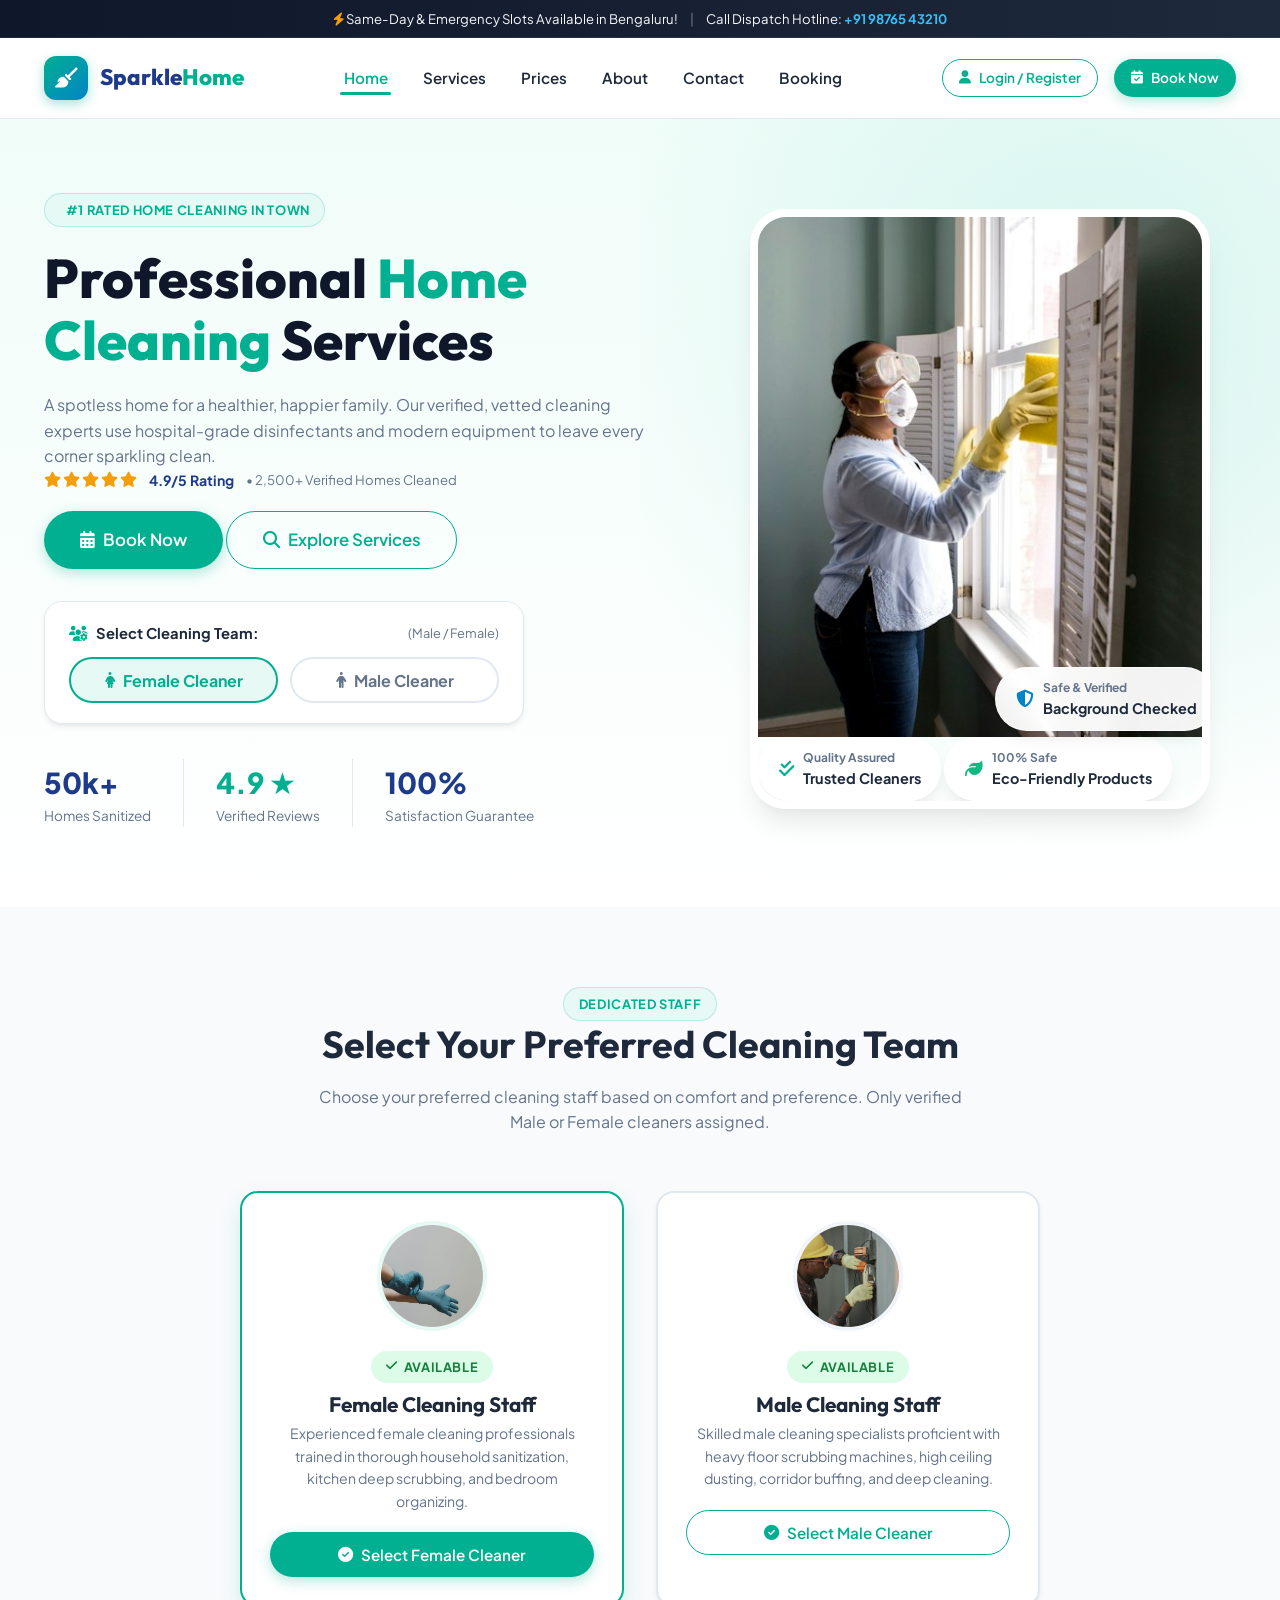
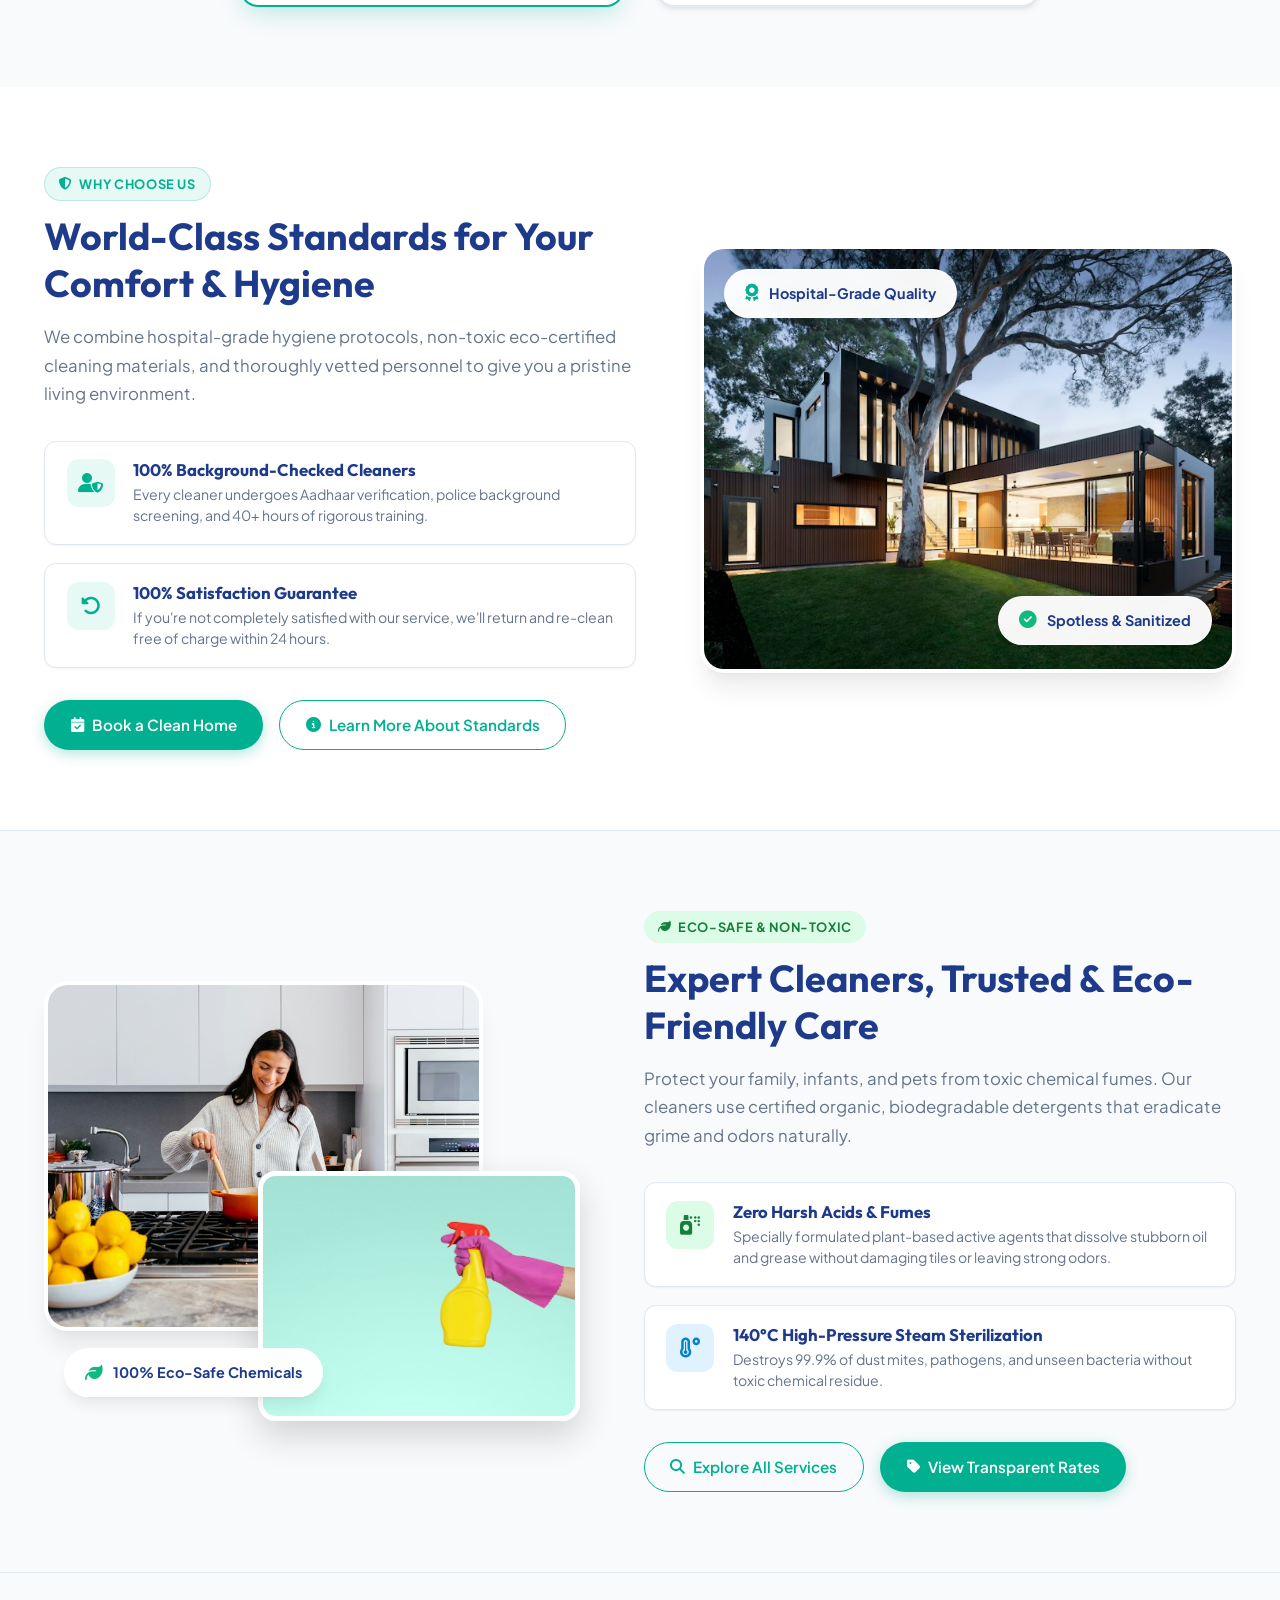
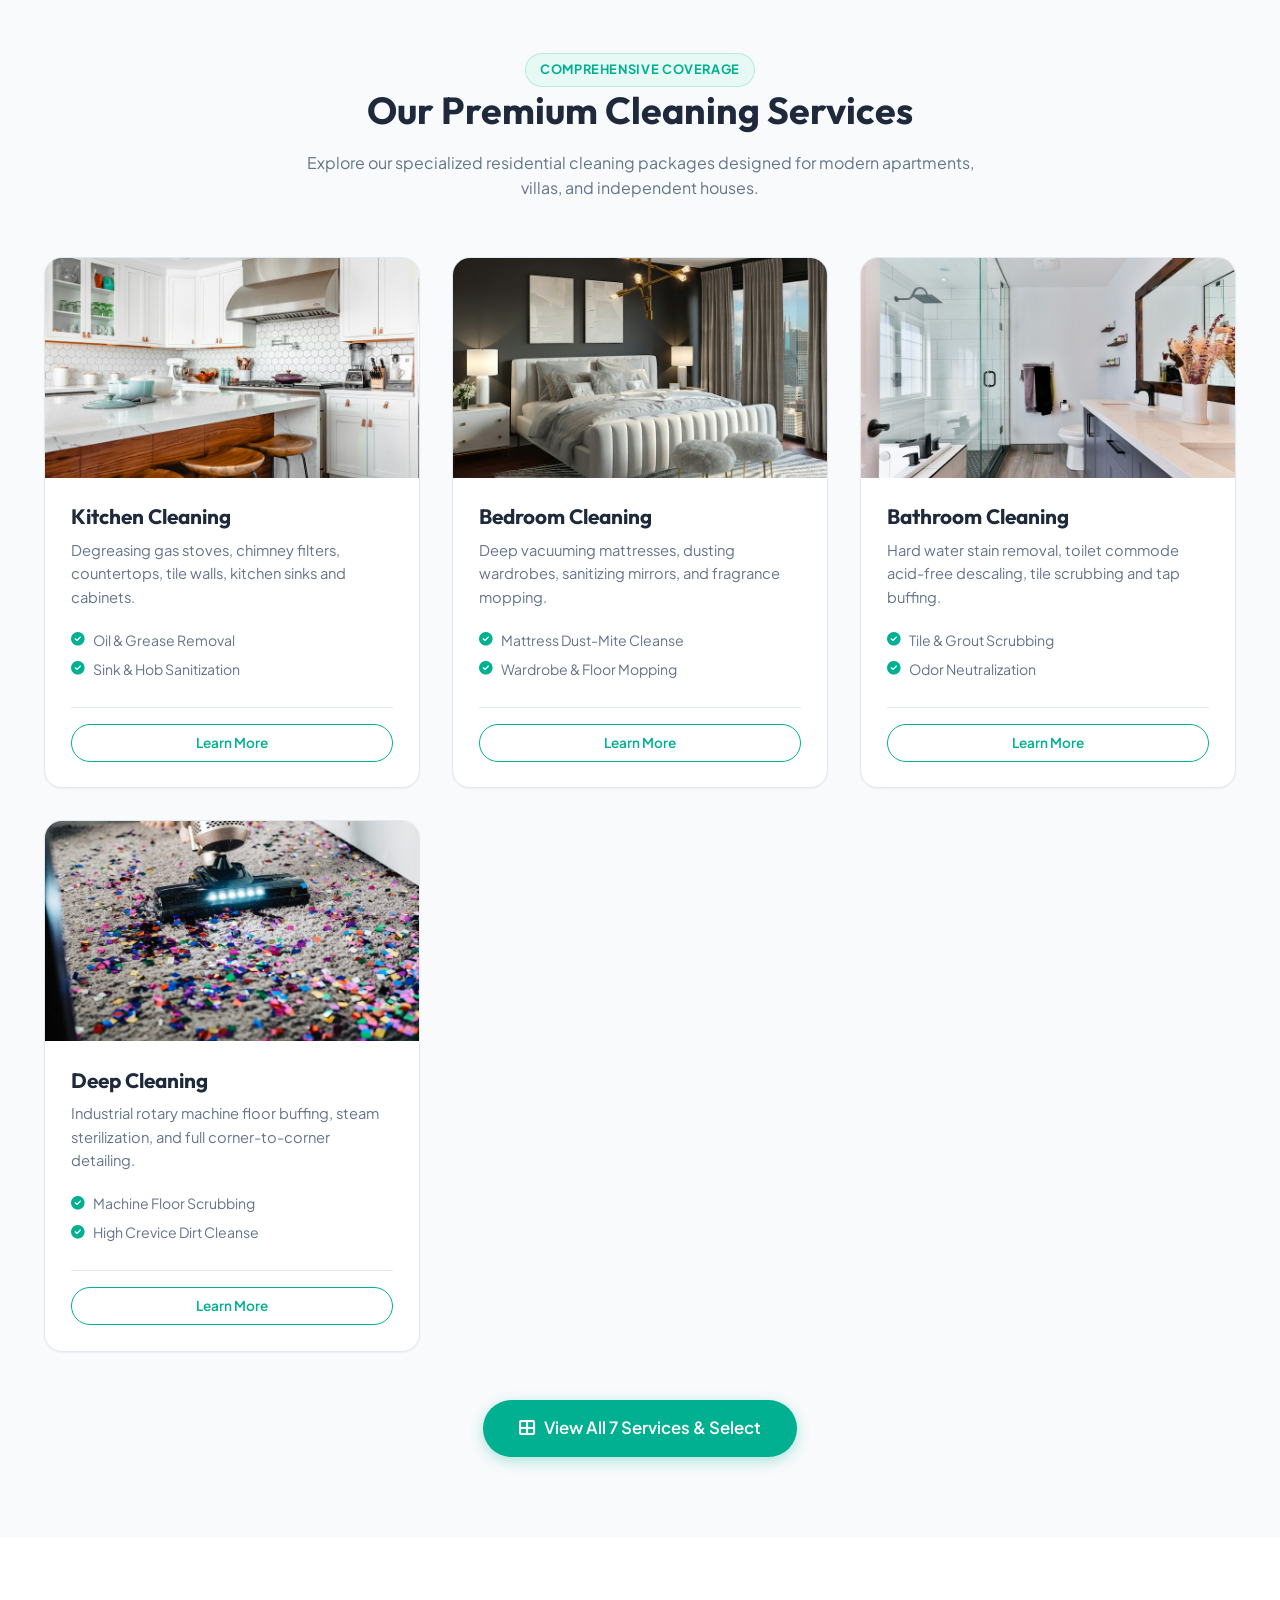
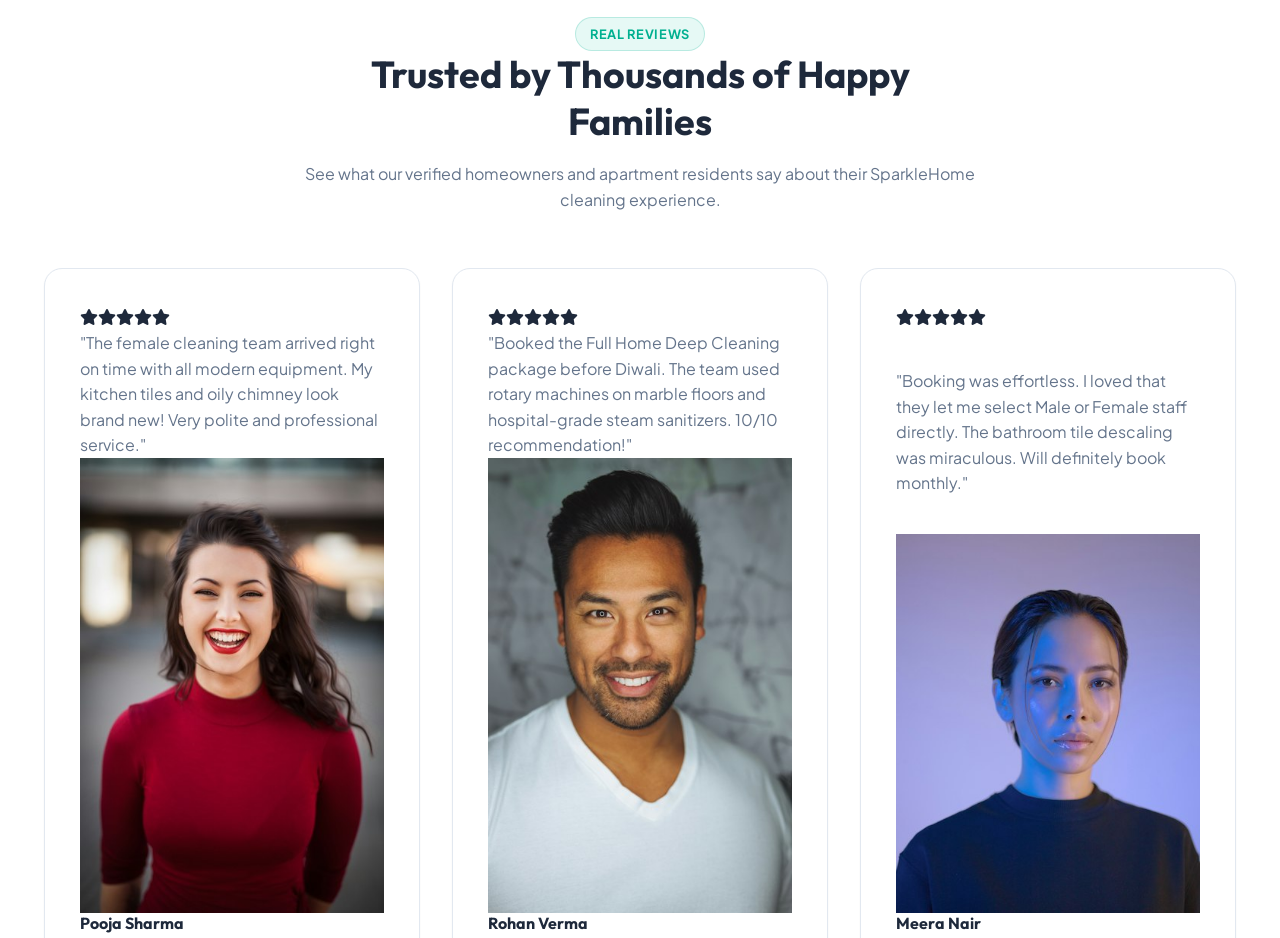
<file: index.html>
<!DOCTYPE html>
<html lang="en">
<head>
  <meta charset="UTF-8">
  <meta http-equiv="refresh" content="0; url=Frontend/index.html">
  <title>Redirecting to SparkleHome Services...</title>
</head>
<body>
  <p>Redirecting to Home Service Booking Frontend... <a href="Frontend/index.html">Click here if not redirected automatically</a>.</p>
</body>
</html>
</file>
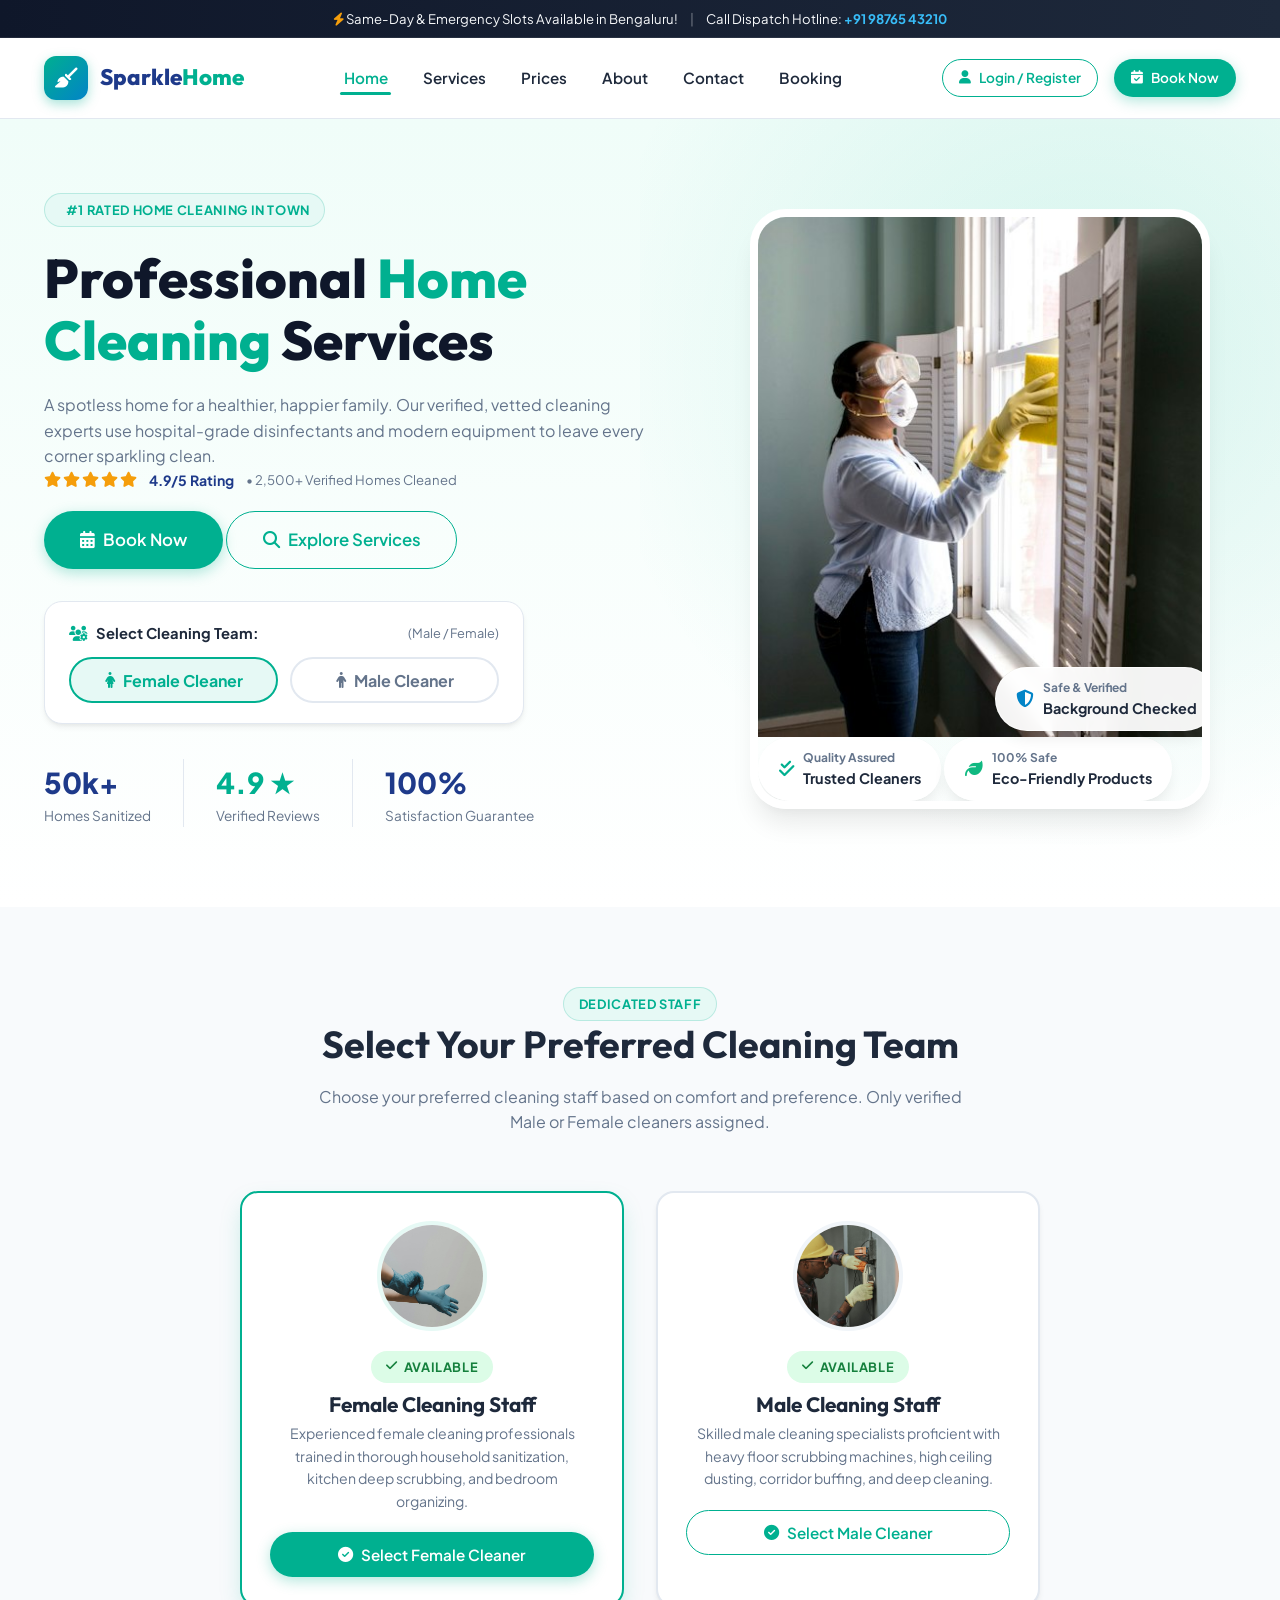
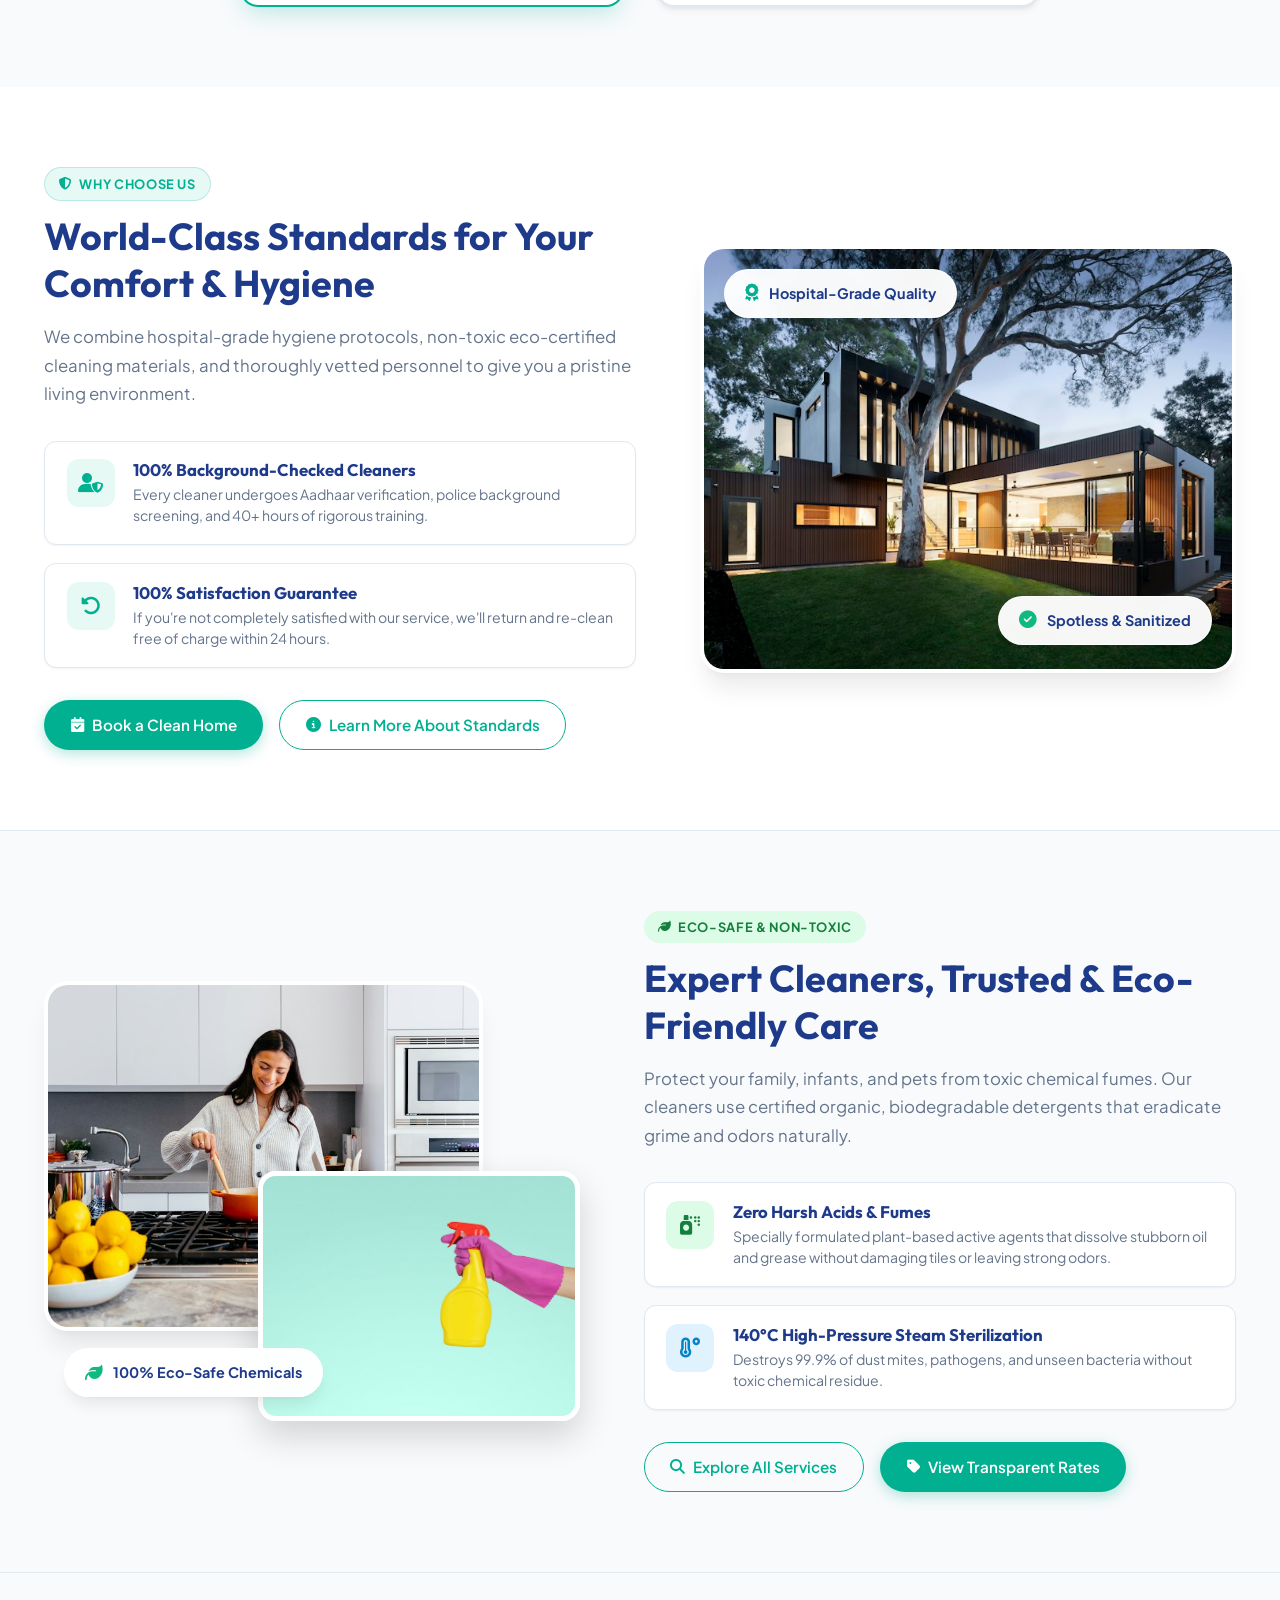
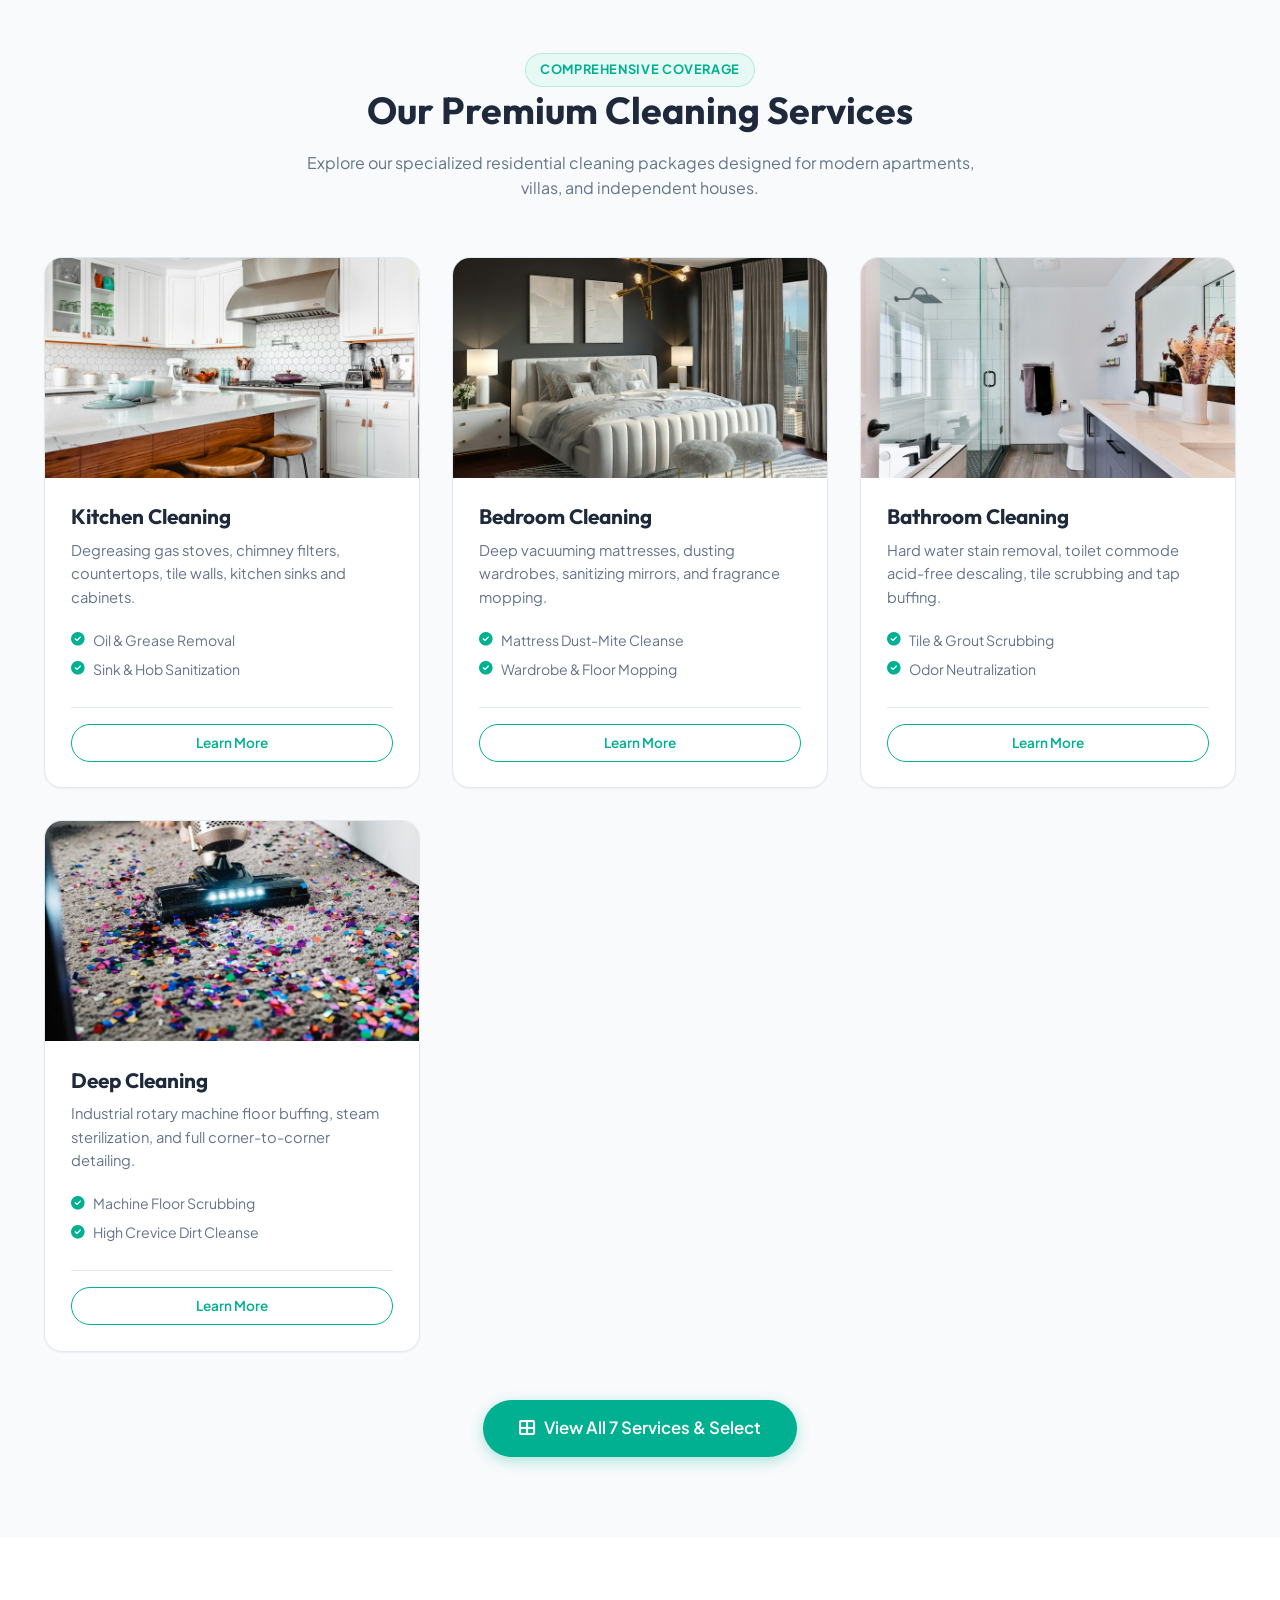
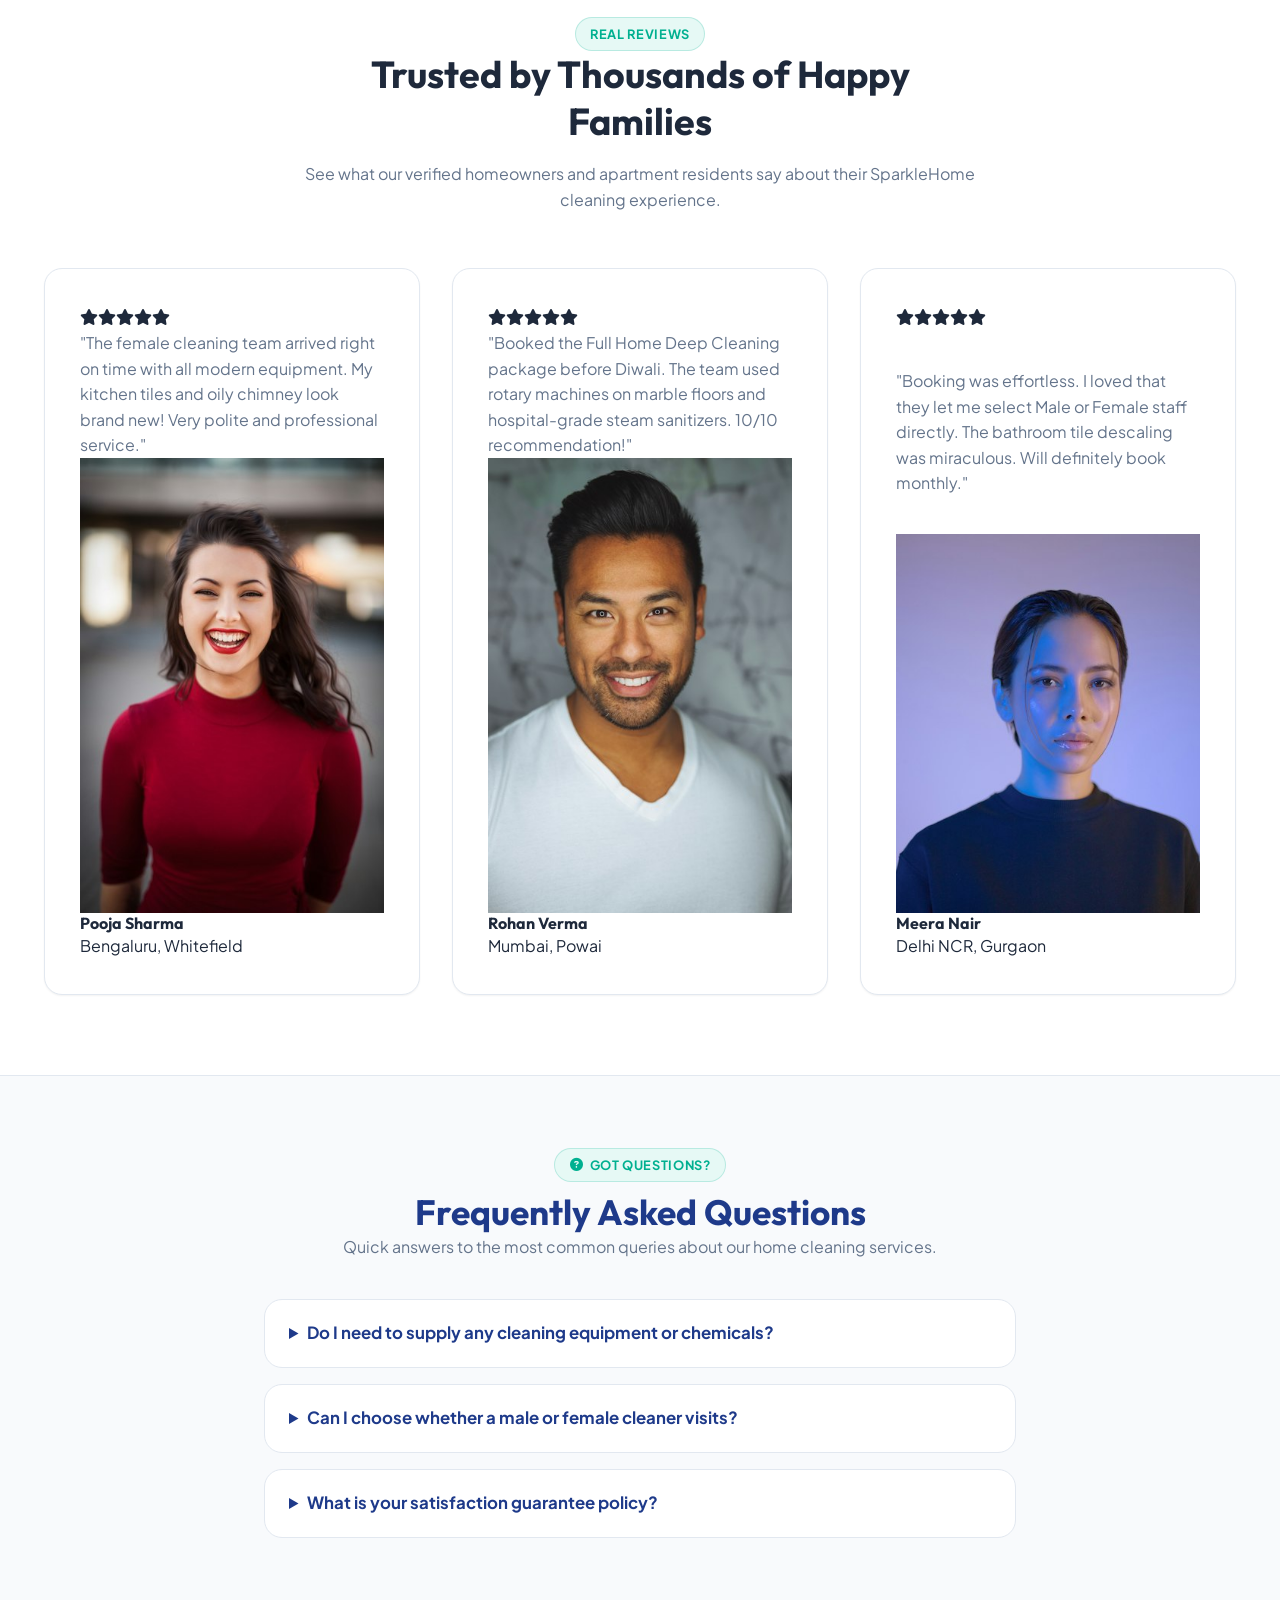
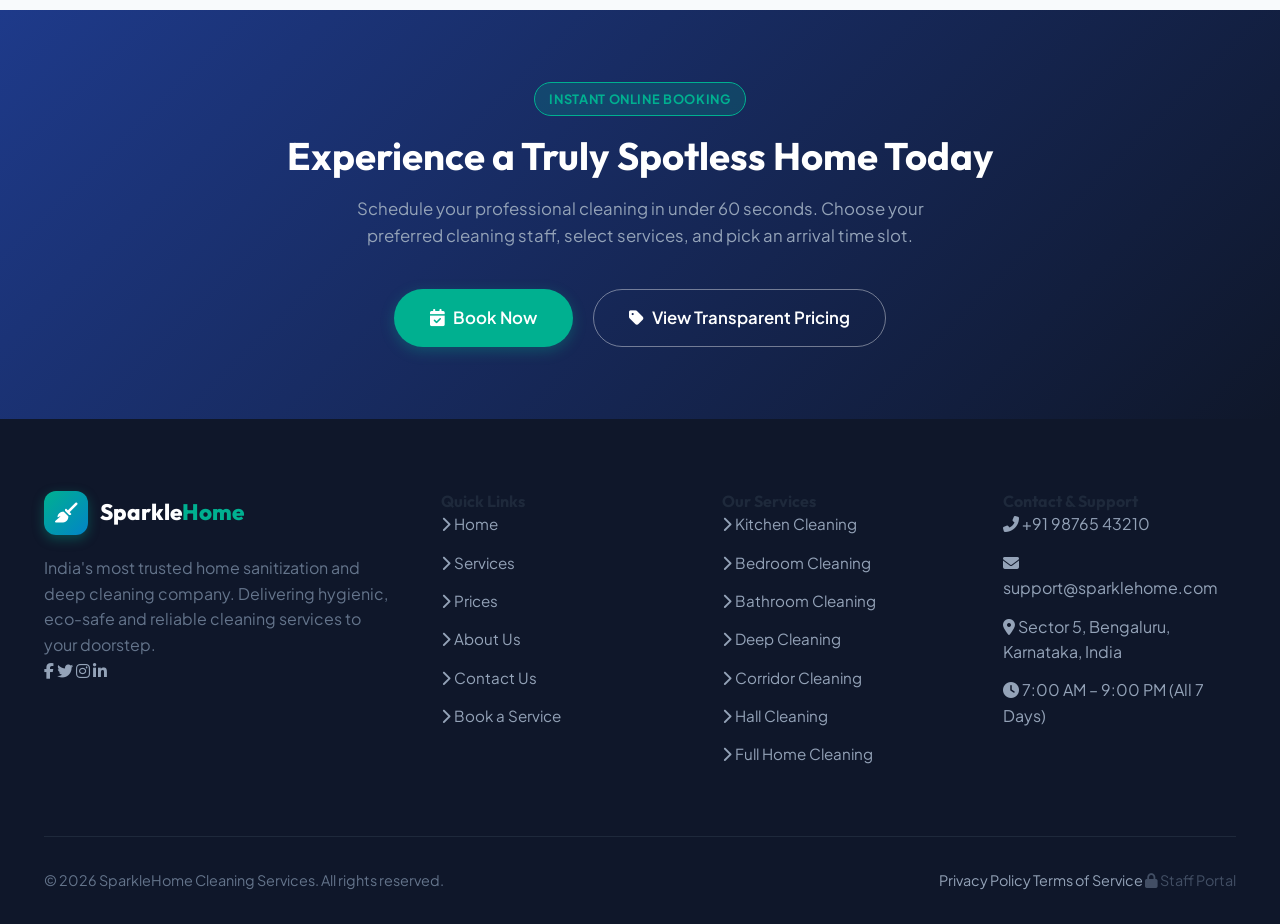
<file: Frontend/index.html>
<!DOCTYPE html>
<html lang="en">

<head>
  <meta charset="UTF-8">
  <meta name="viewport" content="width=device-width, initial-scale=1.0">
  <title>SparkleHome - Professional Home Cleaning Services</title>
  <link rel="stylesheet" href="css/style.css">
  <!-- Font Awesome 6 Icons -->
  <link rel="stylesheet" href="https://cdnjs.cloudflare.com/ajax/libs/font-awesome/6.4.0/css/all.min.css">
  <!-- Google Fonts -->
  <link rel="preconnect" href="https://fonts.googleapis.com">
  <link rel="preconnect" href="https://fonts.gstatic.com" crossorigin>
  <link
    href="https://fonts.googleapis.com/css2?family=Outfit:wght@400;500;600;700;800&family=Plus+Jakarta+Sans:wght@300;400;500;600;700;800&display=swap"
    rel="stylesheet">
  <!-- Schema.org JSON-LD Structured Data for Local Home Cleaning Business -->
  <script type="application/ld+json">
  {
    "@context": "https://schema.org",
    "@type": "HomeAndConstructionBusiness",
    "name": "SparkleHome Cleaning Services",
    "image": "images/banners/hero-cleaner.jpg",
    "telephone": "+91-98765-43210",
    "email": "support@sparklehome.com",
    "priceRange": "₹₹",
    "address": {
      "@type": "PostalAddress",
      "addressLocality": "Bengaluru",
      "addressRegion": "Karnataka",
      "addressCountry": "IN"
    },
    "openingHoursSpecification": [
      {
        "@type": "OpeningHoursSpecification",
        "dayOfWeek": ["Monday", "Tuesday", "Wednesday", "Thursday", "Friday", "Saturday", "Sunday"],
        "opens": "07:00",
        "closes": "21:00"
      }
    ],
    "sameAs": [
      "https://facebook.com/sparklehome",
      "https://instagram.com/sparklehome"
    ]
  }
  </script>
</head>

<body>

  <!-- Accessible Skip to Main Content Navigation Link -->
  <a href="#main-content" class="skip-to-content" style="position: absolute; top: -100px; left: 16px; z-index: 9999; padding: 8px 16px; background: #000; color: #fff; text-decoration: none; border-radius: 4px; font-weight: 600; transition: top 0.2s;" onfocus="this.style.top='16px'" onblur="this.style.top='-100px'">Skip to main content</a>

  <!-- Top Emergency / Same-Day Booking Notice Banner -->
  <aside class="announcement-banner" role="region" aria-label="Special Notice" style="background: linear-gradient(90deg, #0f172a 0%, #1e293b 100%); color: #f8fafc; font-size: 0.82rem; padding: 0.5rem 1rem; border-bottom: 1px solid rgba(255,255,255,0.08); text-align: center;">
    <div class="container" style="display: flex; align-items: center; justify-content: center; gap: 0.75rem; flex-wrap: wrap;">
      <span><i class="fas fa-bolt" style="color: #f59e0b;"></i> Same-Day & Emergency Slots Available in Bengaluru!</span>
      <span style="opacity: 0.4;">|</span>
      <span>Call Dispatch Hotline: <a href="tel:+919876543210" style="color: #38bdf8; font-weight: 700; text-decoration: none;">+91 98765 43210</a></span>
    </div>
  </aside>

  <!-- Site Navigation Bar -->
  <header class="site-header">
    <div class="container">
      <nav class="navbar">
        <!-- Logo -->
        <a href="index.html" class="brand-logo">
          <div class="logo-icon">
            <i class="fas fa-broom"></i>
          </div>
          <div class="brand-text">Sparkle<span>Home</span></div>
        </a>

        <!-- Navigation Menu -->
        <ul class="nav-menu" id="navMenu">
          <li><a href="index.html" class="nav-link active">Home</a></li>
          <li><a href="services.html" class="nav-link">Services</a></li>
          <li><a href="prices.html" class="nav-link">Prices</a></li>
          <li><a href="about.html" class="nav-link">About</a></li>
          <li><a href="contact.html" class="nav-link">Contact</a></li>
          <li><a href="booking.html" class="nav-link">Booking</a></li>
        </ul>

        <!-- User / Auth Buttons -->
        <div class="nav-actions" id="navAuthActions">
          <a href="login.html" class="btn btn-outline-primary btn-sm">
            <i class="fas fa-user"></i> Login / Register
          </a>
          <a href="booking.html" class="btn btn-primary btn-sm">
            <i class="fas fa-calendar-check"></i> Book Now
          </a>
        </div>

        <!-- Mobile Menu Toggle Button -->
        <button class="mobile-toggle" id="mobileToggle" aria-label="Toggle Navigation">
          <i class="fas fa-bars"></i>
        </button>
      </nav>
    </div>
  </header>

  <main id="main-content">
    <!-- Hero Section -->
    <section class="hero-section">
      <div class="hero-curved-bg"></div>
      <div class="container">
        <div class="hero-grid">
          <div class="hero-content">
            <span class="badge badge-primary hero-badge">
              <i class="fas fa-sparkles"></i> #1 Rated Home Cleaning in Town
            </span>
            <h1 class="hero-title">
              Professional <span class="highlight">Home Cleaning</span> Services
            </h1>
            <p class="hero-subtitle">
              A spotless home for a healthier, happier family. Our verified, vetted cleaning experts use hospital-grade
              disinfectants and modern equipment to leave every corner sparkling clean.
            </p>

            <!-- Customer Rating & Trust Indicators -->
            <div class="hero-trust-rating" style="display: flex; align-items: center; gap: 0.75rem; margin-bottom: 1.25rem;">
              <div style="color: #f59e0b; font-size: 0.95rem; display: flex; gap: 2px;">
                <i class="fas fa-star"></i><i class="fas fa-star"></i><i class="fas fa-star"></i><i class="fas fa-star"></i><i class="fas fa-star"></i>
              </div>
              <span style="font-size: 0.88rem; font-weight: 700; color: var(--secondary);">4.9/5 Rating</span>
              <span style="color: var(--text-muted); font-size: 0.82rem;">&bull; 2,500+ Verified Homes Cleaned</span>
            </div>

            <div class="hero-cta-group">
              <a href="booking.html" class="btn btn-primary btn-lg">
                <i class="fas fa-calendar-alt"></i> Book Now
              </a>
              <a href="services.html" class="btn btn-outline-primary btn-lg">
                <i class="fas fa-search"></i> Explore Services
              </a>
            </div>

            <!-- Quick Cleaning Team Selector (Male / Female ONLY) -->
            <div class="hero-team-selector"
              style="margin-top: 2rem; background: #ffffff; padding: 1.25rem 1.5rem; border-radius: var(--radius-lg); box-shadow: var(--shadow-md); border: 1px solid var(--border-color); max-width: 480px;">
              <div style="display:flex; justify-content:space-between; align-items:center; margin-bottom: 0.75rem;">
                <span style="font-weight: 700; font-size: 0.92rem; color: var(--text-main);">
                  <i class="fas fa-users-cog" style="color:var(--primary); margin-right: 6px;"></i> Select Cleaning
                  Team:
                </span>
                <span style="font-size: 0.8rem; color: var(--text-muted);">(Male / Female)</span>
              </div>
              <div style="display: grid; grid-template-columns: 1fr 1fr; gap: 0.75rem;">
                <button type="button" class="team-quick-btn active" id="heroSelectFemale"
                  onclick="selectHeroTeam('Female', this)"
                  style="display: flex; align-items: center; justify-content: center; gap: 0.5rem; padding: 0.65rem; border-radius: var(--radius-pill); border: 2px solid var(--primary); background: var(--primary-light); color: var(--primary); font-weight: 700; cursor: pointer; transition: var(--transition);">
                  <i class="fas fa-female"></i> Female Cleaner
                </button>
                <button type="button" class="team-quick-btn" id="heroSelectMale" onclick="selectHeroTeam('Male', this)"
                  style="display: flex; align-items: center; justify-content: center; gap: 0.5rem; padding: 0.65rem; border-radius: var(--radius-pill); border: 2px solid var(--border-color); background: #ffffff; color: var(--text-muted); font-weight: 700; cursor: pointer; transition: var(--transition);">
                  <i class="fas fa-male"></i> Male Cleaner
                </button>
              </div>
            </div>

            <!-- Trust Stats Row -->
            <div class="hero-stats-row" style="margin-top: 2.2rem; display: flex; gap: 2rem; flex-wrap: wrap;">
              <div>
                <div style="font-size: 1.8rem; font-weight: 800; color: var(--secondary);">50k+</div>
                <div style="font-size: 0.85rem; color: var(--text-muted);">Homes Sanitized</div>
              </div>
              <div style="width: 1px; background: var(--border-color);"></div>
              <div>
                <div style="font-size: 1.8rem; font-weight: 800; color: var(--primary);">4.9 ★</div>
                <div style="font-size: 0.85rem; color: var(--text-muted);">Verified Reviews</div>
              </div>
              <div style="width: 1px; background: var(--border-color);"></div>
              <div>
                <div style="font-size: 1.8rem; font-weight: 800; color: var(--secondary);">100%</div>
                <div style="font-size: 0.85rem; color: var(--text-muted);">Satisfaction Guarantee</div>
              </div>
            </div>
          </div>

          <!-- Hero Image & Floating Badges -->
          <div class="hero-image-wrapper">
            <div class="hero-image-container">
              <img src="images/banners/hero-cleaner.jpg" alt="Professional Cleaner" class="hero-main-img">

              <!-- Floating Badges -->
              <div class="floating-pill pill-top-right">
                <i class="fas fa-check-double"></i>
                <div>
                  <span style="display:block; font-size:0.75rem; color:var(--text-muted);">Quality Assured</span>
                  <span>Trusted Cleaners</span>
                </div>
              </div>

              <div class="floating-pill pill-bottom-left">
                <i class="fas fa-leaf" style="color: #10b981;"></i>
                <div>
                  <span style="display:block; font-size:0.75rem; color:var(--text-muted);">100% Safe</span>
                  <span>Eco-Friendly Products</span>
                </div>
              </div>

              <div class="floating-pill pill-bottom-right" style="position:absolute; bottom: 12%; right: -15px;">
                <i class="fas fa-shield-alt" style="color: #0284c7;"></i>
                <div>
                  <span style="display:block; font-size:0.75rem; color:var(--text-muted);">Safe & Verified</span>
                  <span>Background Checked</span>
                </div>
              </div>
            </div>
          </div>
        </div>
      </div>
    </section>

    <!-- Cleaning Team Selection Showcase (Male / Female Only) -->
    <section class="section-padding bg-subtle">
      <div class="container">
        <div class="section-header">
          <span class="badge badge-primary">Dedicated Staff</span>
          <h2 class="section-title">Select Your Preferred Cleaning Team</h2>
          <p class="section-subtitle">
            Choose your preferred cleaning staff based on comfort and preference. Only verified Male or Female cleaners
            assigned.
          </p>
        </div>

        <div
          style="display: grid; grid-template-columns: repeat(auto-fit, minmax(280px, 1fr)); gap: 2rem; max-width: 800px; margin: 0 auto;">
          <!-- Female Team Card -->
          <div class="team-profile-card" onclick="startBookingWithTeam('Female')"
            style="background:#ffffff; border-radius: var(--radius-lg); padding: 1.75rem; text-align: center; border: 2px solid var(--primary); box-shadow: var(--shadow-teal); cursor: pointer; transition: var(--transition);">
            <div
              style="width: 110px; height: 110px; border-radius: 50%; overflow: hidden; margin: 0 auto 1.25rem; border: 4px solid var(--primary-light);">
              <img src="images/home/cleaner-female.jpg" alt="Female Cleaner"
                style="width: 100%; height: 100%; object-fit: cover;">
            </div>
            <span class="badge badge-success" style="margin-bottom: 0.5rem;"><i class="fas fa-check"></i>
              Available</span>
            <h3 style="font-size: 1.3rem; margin-bottom: 0.35rem;">Female Cleaning Staff</h3>
            <p style="font-size: 0.88rem; margin-bottom: 1.25rem;">
              Experienced female cleaning professionals trained in thorough household sanitization, kitchen deep
              scrubbing, and bedroom organizing.
            </p>
            <button class="btn btn-primary btn-block">
              <i class="fas fa-check-circle"></i> Select Female Cleaner
            </button>
          </div>

          <!-- Male Team Card -->
          <div class="team-profile-card" onclick="startBookingWithTeam('Male')"
            style="background:#ffffff; border-radius: var(--radius-lg); padding: 1.75rem; text-align: center; border: 2px solid var(--border-color); box-shadow: var(--shadow-md); cursor: pointer; transition: var(--transition);">
            <div
              style="width: 110px; height: 110px; border-radius: 50%; overflow: hidden; margin: 0 auto 1.25rem; border: 4px solid #f1f5f9;">
              <img src="images/home/cleaner-male.jpg" alt="Male Cleaner"
                style="width: 100%; height: 100%; object-fit: cover;">
            </div>
            <span class="badge badge-success" style="margin-bottom: 0.5rem;"><i class="fas fa-check"></i>
              Available</span>
            <h3 style="font-size: 1.3rem; margin-bottom: 0.35rem;">Male Cleaning Staff</h3>
            <p style="font-size: 0.88rem; margin-bottom: 1.25rem;">
              Skilled male cleaning specialists proficient with heavy floor scrubbing machines, high ceiling dusting,
              corridor buffing, and deep cleaning.
            </p>
            <button class="btn btn-outline-primary btn-block">
              <i class="fas fa-check-circle"></i> Select Male Cleaner
            </button>
          </div>
        </div>
      </div>
    </section>

    <!-- Section 1 (Alternating: Content Left, Visual Right): World-Class Standards -->
    <section class="section-padding">
      <div class="container">
        <div class="why-us-grid">
          <!-- Left: Content & Quality Checklist -->
          <div class="why-us-content">
            <span class="badge badge-primary" style="margin-bottom: 0.75rem;">
              <i class="fas fa-shield-alt"></i> Why Choose Us
            </span>
            <h2 class="section-title" style="text-align: left; margin-bottom: 1rem; color: var(--secondary);">
              World-Class Standards for Your Comfort & Hygiene
            </h2>
            <p style="margin-bottom: 2rem; font-size: 1.05rem; line-height: 1.7; color: var(--text-muted);">
              We combine hospital-grade hygiene protocols, non-toxic eco-certified cleaning materials, and thoroughly
              vetted personnel to give you a pristine living environment.
            </p>

            <div class="why-features-list">
              <div class="why-feature-item">
                <div class="why-feature-icon"><i class="fas fa-user-shield"></i></div>
                <div>
                  <h4>100% Background-Checked Cleaners</h4>
                  <p>Every cleaner undergoes Aadhaar verification, police background screening, and 40+ hours of
                    rigorous training.</p>
                </div>
              </div>

              <div class="why-feature-item">
                <div class="why-feature-icon"><i class="fas fa-undo-alt"></i></div>
                <div>
                  <h4>100% Satisfaction Guarantee</h4>
                  <p>If you're not completely satisfied with our service, we'll return and re-clean free of charge
                    within 24 hours.</p>
                </div>
              </div>
            </div>

            <div style="margin-top: 2rem; display: flex; gap: 1rem; flex-wrap: wrap;">
              <a href="booking.html" class="btn btn-primary">
                <i class="fas fa-calendar-check"></i> Book a Clean Home
              </a>
              <a href="about.html" class="btn btn-outline-primary">
                <i class="fas fa-info-circle"></i> Learn More About Standards
              </a>
            </div>
          </div>

          <!-- Right: Visual Image Showcase (No Whitespace) -->
          <div class="image-showcase-box">
            <div class="image-showcase-main">
              <img src="images/home/clean-living.jpg" alt="Pristine Living Room After Cleaning">
              <div class="image-floating-badge badge-top-left">
                <i class="fas fa-award" style="color: var(--primary); font-size: 1.1rem;"></i>
                <span>Hospital-Grade Quality</span>
              </div>
              <div class="image-floating-badge badge-bottom-right">
                <i class="fas fa-check-circle" style="color: #10b981; font-size: 1.1rem;"></i>
                <span>Spotless & Sanitized</span>
              </div>
            </div>
          </div>
        </div>
      </div>
    </section>

    <!-- Section 2 (Alternating: Visual Left, Content Right): Eco-Safe Care -->
    <section class="section-padding bg-subtle"
      style="border-top: 1px solid var(--border-color); border-bottom: 1px solid var(--border-color);">
      <div class="container">
        <div class="why-us-grid" style="grid-template-columns: 0.95fr 1.05fr;">
          <!-- Left: Dual Image Showcase -->
          <div class="dual-image-card">
            <img src="images/home/clean-kitchen-wide.jpg" alt="Deep Cleaned Modern Kitchen" class="main-img">
            <img src="images/home/cleaning-equipment.jpg" alt="Eco-Friendly Detergents" class="sub-img">
            <div class="image-floating-badge badge-bottom-left" style="z-index: 3;">
              <i class="fas fa-leaf" style="color: #10b981; font-size: 1.1rem;"></i>
              <span>100% Eco-Safe Chemicals</span>
            </div>
          </div>

          <!-- Right: Content & Eco Highlights -->
          <div class="why-us-content">
            <span class="badge badge-success" style="margin-bottom: 0.75rem;">
              <i class="fas fa-leaf"></i> Eco-Safe & Non-Toxic
            </span>
            <h2 class="section-title" style="text-align: left; margin-bottom: 1rem; color: var(--secondary);">
              Expert Cleaners, Trusted & Eco-Friendly Care
            </h2>
            <p style="margin-bottom: 2rem; font-size: 1.05rem; line-height: 1.7; color: var(--text-muted);">
              Protect your family, infants, and pets from toxic chemical fumes. Our cleaners use certified organic,
              biodegradable detergents that eradicate grime and odors naturally.
            </p>

            <div class="why-features-list">
              <div class="why-feature-item">
                <div class="why-feature-icon" style="background: #dcfce7; color: #15803d;"><i
                    class="fas fa-spray-can"></i></div>
                <div>
                  <h4>Zero Harsh Acids & Fumes</h4>
                  <p>Specially formulated plant-based active agents that dissolve stubborn oil and grease without
                    damaging tiles or leaving strong odors.</p>
                </div>
              </div>

              <div class="why-feature-item">
                <div class="why-feature-icon" style="background: #e0f2fe; color: #0284c7;"><i
                    class="fas fa-temperature-high"></i></div>
                <div>
                  <h4>140°C High-Pressure Steam Sterilization</h4>
                  <p>Destroys 99.9% of dust mites, pathogens, and unseen bacteria without toxic chemical residue.</p>
                </div>
              </div>
            </div>

            <div style="margin-top: 2rem; display: flex; gap: 1rem; flex-wrap: wrap;">
              <a href="services.html" class="btn btn-outline-primary">
                <i class="fas fa-search"></i> Explore All Services
              </a>
              <a href="prices.html" class="btn btn-primary">
                <i class="fas fa-tag"></i> View Transparent Rates
              </a>
            </div>
          </div>
        </div>
      </div>
    </section>

    <!-- Services Preview Section -->
    <section class="section-padding bg-subtle">
      <div class="container">
        <div class="section-header">
          <span class="badge badge-primary">Comprehensive Coverage</span>
          <h2 class="section-title">Our Premium Cleaning Services</h2>
          <p class="section-subtitle">
            Explore our specialized residential cleaning packages designed for modern apartments, villas, and
            independent houses.
          </p>
        </div>

        <div class="services-grid">
          <!-- Kitchen Cleaning -->
          <div class="service-card">
            <div class="service-img-wrapper">
              <img src="images/services/kitchen.jpg" alt="Kitchen Cleaning">
            </div>
            <div class="service-card-body">
              <h3 class="service-card-title">Kitchen Cleaning</h3>
              <p class="service-card-desc">Degreasing gas stoves, chimney filters, countertops, tile walls, kitchen
                sinks and cabinets.</p>
              <ul class="service-features-list">
                <li><i class="fas fa-check-circle"></i> Oil & Grease Removal</li>
                <li><i class="fas fa-check-circle"></i> Sink & Hob Sanitization</li>
              </ul>
              <div class="service-card-footer">
                <a href="services.html" class="btn btn-outline-primary btn-sm btn-block">Learn More</a>
              </div>
            </div>
          </div>

          <!-- Bedroom Cleaning -->
          <div class="service-card">
            <div class="service-img-wrapper">
              <img src="images/services/bedroom.jpg" alt="Bedroom Cleaning">
            </div>
            <div class="service-card-body">
              <h3 class="service-card-title">Bedroom Cleaning</h3>
              <p class="service-card-desc">Deep vacuuming mattresses, dusting wardrobes, sanitizing mirrors, and
                fragrance mopping.</p>
              <ul class="service-features-list">
                <li><i class="fas fa-check-circle"></i> Mattress Dust-Mite Cleanse</li>
                <li><i class="fas fa-check-circle"></i> Wardrobe & Floor Mopping</li>
              </ul>
              <div class="service-card-footer">
                <a href="services.html" class="btn btn-outline-primary btn-sm btn-block">Learn More</a>
              </div>
            </div>
          </div>

          <!-- Bathroom Cleaning -->
          <div class="service-card">
            <div class="service-img-wrapper">
              <img src="images/services/bathroom.jpg" alt="Bathroom Cleaning">
            </div>
            <div class="service-card-body">
              <h3 class="service-card-title">Bathroom Cleaning</h3>
              <p class="service-card-desc">Hard water stain removal, toilet commode acid-free descaling, tile scrubbing
                and tap buffing.</p>
              <ul class="service-features-list">
                <li><i class="fas fa-check-circle"></i> Tile & Grout Scrubbing</li>
                <li><i class="fas fa-check-circle"></i> Odor Neutralization</li>
              </ul>
              <div class="service-card-footer">
                <a href="services.html" class="btn btn-outline-primary btn-sm btn-block">Learn More</a>
              </div>
            </div>
          </div>

          <!-- Deep Cleaning -->
          <div class="service-card">
            <div class="service-img-wrapper">
              <img src="images/services/deep-cleaning.jpg" alt="Deep Cleaning">
            </div>
            <div class="service-card-body">
              <h3 class="service-card-title">Deep Cleaning</h3>
              <p class="service-card-desc">Industrial rotary machine floor buffing, steam sterilization, and full
                corner-to-corner detailing.</p>
              <ul class="service-features-list">
                <li><i class="fas fa-check-circle"></i> Machine Floor Scrubbing</li>
                <li><i class="fas fa-check-circle"></i> High Crevice Dirt Cleanse</li>
              </ul>
              <div class="service-card-footer">
                <a href="services.html" class="btn btn-outline-primary btn-sm btn-block">Learn More</a>
              </div>
            </div>
          </div>
        </div>

        <div style="text-align: center; margin-top: 3rem;">
          <a href="services.html" class="btn btn-primary btn-lg">
            <i class="fas fa-th-large"></i> View All 7 Services & Select
          </a>
        </div>
      </div>
    </section>

    <!-- Testimonials Section -->
    <section class="section-padding">
      <div class="container">
        <div class="section-header">
          <span class="badge badge-primary">Real Reviews</span>
          <h2 class="section-title">Trusted by Thousands of Happy Families</h2>
          <p class="section-subtitle">
            See what our verified homeowners and apartment residents say about their SparkleHome cleaning experience.
          </p>
        </div>

        <div class="testimonials-grid">
          <!-- Testimonial 1 -->
          <div class="testimonial-card">
            <div class="testimonial-rating">
              <i class="fas fa-star"></i><i class="fas fa-star"></i><i class="fas fa-star"></i><i
                class="fas fa-star"></i><i class="fas fa-star"></i>
            </div>
            <p class="testimonial-text">
              "The female cleaning team arrived right on time with all modern equipment. My kitchen tiles and oily
              chimney look brand new! Very polite and professional service."
            </p>
            <div class="testimonial-author">
              <img src="images/home/avatar-1.jpg" alt="Pooja Sharma" class="author-avatar">
              <div>
                <h4 class="author-name">Pooja Sharma</h4>
                <span class="author-location">Bengaluru, Whitefield</span>
              </div>
            </div>
          </div>

          <!-- Testimonial 2 -->
          <div class="testimonial-card">
            <div class="testimonial-rating">
              <i class="fas fa-star"></i><i class="fas fa-star"></i><i class="fas fa-star"></i><i
                class="fas fa-star"></i><i class="fas fa-star"></i>
            </div>
            <p class="testimonial-text">
              "Booked the Full Home Deep Cleaning package before Diwali. The team used rotary machines on marble floors
              and hospital-grade steam sanitizers. 10/10 recommendation!"
            </p>
            <div class="testimonial-author">
              <img src="images/home/avatar-2.jpg" alt="Rohan Verma" class="author-avatar">
              <div>
                <h4 class="author-name">Rohan Verma</h4>
                <span class="author-location">Mumbai, Powai</span>
              </div>
            </div>
          </div>

          <!-- Testimonial 3 -->
          <div class="testimonial-card">
            <div class="testimonial-rating">
              <i class="fas fa-star"></i><i class="fas fa-star"></i><i class="fas fa-star"></i><i
                class="fas fa-star"></i><i class="fas fa-star"></i>
            </div>
            <p class="testimonial-text">
              "Booking was effortless. I loved that they let me select Male or Female staff directly. The bathroom tile
              descaling was miraculous. Will definitely book monthly."
            </p>
            <div class="testimonial-author">
              <img src="images/home/avatar-3.jpg" alt="Meera Nair" class="author-avatar">
              <div>
                <h4 class="author-name">Meera Nair</h4>
                <span class="author-location">Delhi NCR, Gurgaon</span>
              </div>
            </div>
          </div>
        </div>
      </div>
    </section>

    <!-- Frequently Asked Questions (FAQ) Section -->
    <section class="faq-section" style="padding: 4.5rem 0; background: #f8fafc; border-top: 1px solid var(--border-color);">
      <div class="container" style="max-width: 800px;">
        <div style="text-align: center; margin-bottom: 2.5rem;">
          <span class="badge badge-primary" style="margin-bottom: 0.5rem;"><i class="fas fa-question-circle"></i> Got Questions?</span>
          <h2 style="font-size: 2.2rem; color: var(--secondary);">Frequently Asked Questions</h2>
          <p style="color: var(--text-muted);">Quick answers to the most common queries about our home cleaning services.</p>
        </div>
        <div class="faq-accordion" style="display: flex; flex-direction: column; gap: 1rem;">
          <details style="background: #ffffff; padding: 1.25rem 1.5rem; border-radius: var(--radius-lg); border: 1px solid var(--border-color); cursor: pointer;">
            <summary style="font-weight: 700; color: var(--secondary); font-size: 1.05rem;">Do I need to supply any cleaning equipment or chemicals?</summary>
            <p style="margin-top: 0.75rem; color: var(--text-muted); font-size: 0.95rem; line-height: 1.6;">No, our team arrives fully equipped with commercial-grade vacuums, steam sanitizers, microfiber cloths, and certified eco-friendly cleaning detergents.</p>
          </details>
          <details style="background: #ffffff; padding: 1.25rem 1.5rem; border-radius: var(--radius-lg); border: 1px solid var(--border-color); cursor: pointer;">
            <summary style="font-weight: 700; color: var(--secondary); font-size: 1.05rem;">Can I choose whether a male or female cleaner visits?</summary>
            <p style="margin-top: 0.75rem; color: var(--text-muted); font-size: 0.95rem; line-height: 1.6;">Yes! SparkleHome offers cleaner gender preference directly during booking. We strictly assign staff matching your preferred choice.</p>
          </details>
          <details style="background: #ffffff; padding: 1.25rem 1.5rem; border-radius: var(--radius-lg); border: 1px solid var(--border-color); cursor: pointer;">
            <summary style="font-weight: 700; color: var(--secondary); font-size: 1.05rem;">What is your satisfaction guarantee policy?</summary>
            <p style="margin-top: 0.75rem; color: var(--text-muted); font-size: 0.95rem; line-height: 1.6;">If you are not 100% delighted with any cleaned area, notify us within 24 hours and we will send a senior supervisor to re-clean the spot completely free of charge.</p>
          </details>
        </div>
      </div>
    </section>

    <!-- Bottom CTA Banner -->
    <section
      style="background: linear-gradient(135deg, var(--secondary) 0%, #0f172a 100%); padding: 4.5rem 0; color: #ffffff; text-align: center; position: relative; overflow: hidden;">
      <div class="container" style="position: relative; z-index: 2;">
        <span class="badge"
          style="background: rgba(0, 176, 144, 0.2); color: var(--primary); margin-bottom: 1rem; border: 1px solid var(--primary);">Instant
          Online Booking</span>
        <h2 style="font-size: 2.4rem; color: #ffffff; margin-bottom: 1rem;">Experience a Truly Spotless Home Today</h2>
        <p style="color: #94a3b8; max-width: 600px; margin: 0 auto 2.5rem; font-size: 1.05rem;">
          Schedule your professional cleaning in under 60 seconds. Choose your preferred cleaning staff, select
          services, and pick an arrival time slot.
        </p>
        <div style="display:flex; justify-content:center; gap:1.2rem; flex-wrap:wrap;">
          <a href="booking.html" class="btn btn-primary btn-lg">
            <i class="fas fa-calendar-check"></i> Book Now
          </a>
          <a href="prices.html" class="btn btn-outline btn-lg"
            style="color:#ffffff; border-color: rgba(255,255,255,0.4);">
            <i class="fas fa-tag"></i> View Transparent Pricing
          </a>
        </div>
      </div>
    </section>
  </main>

  <!-- Site Footer -->
  <footer class="site-footer">
    <div class="container">
      <div class="footer-grid">
        <!-- Col 1: Brand Info -->
        <div class="footer-brand">
          <a href="index.html" class="brand-logo" style="color: #ffffff; margin-bottom: 1.25rem;">
            <div class="logo-icon"><i class="fas fa-broom"></i></div>
            <div class="brand-text" style="color:#fff;">Sparkle<span>Home</span></div>
          </a>
          <p class="footer-about">
            India's most trusted home sanitization and deep cleaning company. Delivering hygienic, eco-safe and reliable
            cleaning services to your doorstep.
          </p>
          <div class="footer-socials">
            <a href="#" aria-label="Facebook"><i class="fab fa-facebook-f"></i></a>
            <a href="#" aria-label="Twitter"><i class="fab fa-twitter"></i></a>
            <a href="#" aria-label="Instagram"><i class="fab fa-instagram"></i></a>
            <a href="#" aria-label="LinkedIn"><i class="fab fa-linkedin-in"></i></a>
          </div>
        </div>

        <!-- Col 2: Navigation Links -->
        <div class="footer-nav-col">
          <h4 class="footer-title">Quick Links</h4>
          <ul class="footer-links">
            <li><a href="index.html"><i class="fas fa-chevron-right"></i> Home</a></li>
            <li><a href="services.html"><i class="fas fa-chevron-right"></i> Services</a></li>
            <li><a href="prices.html"><i class="fas fa-chevron-right"></i> Prices</a></li>
            <li><a href="about.html"><i class="fas fa-chevron-right"></i> About Us</a></li>
            <li><a href="contact.html"><i class="fas fa-chevron-right"></i> Contact Us</a></li>
            <li><a href="booking.html"><i class="fas fa-chevron-right"></i> Book a Service</a></li>
          </ul>
        </div>

        <!-- Col 3: Services -->
        <div class="footer-nav-col">
          <h4 class="footer-title">Our Services</h4>
          <ul class="footer-links">
            <li><a href="services.html"><i class="fas fa-chevron-right"></i> Kitchen Cleaning</a></li>
            <li><a href="services.html"><i class="fas fa-chevron-right"></i> Bedroom Cleaning</a></li>
            <li><a href="services.html"><i class="fas fa-chevron-right"></i> Bathroom Cleaning</a></li>
            <li><a href="services.html"><i class="fas fa-chevron-right"></i> Deep Cleaning</a></li>
            <li><a href="services.html"><i class="fas fa-chevron-right"></i> Corridor Cleaning</a></li>
            <li><a href="services.html"><i class="fas fa-chevron-right"></i> Hall Cleaning</a></li>
            <li><a href="services.html"><i class="fas fa-chevron-right"></i> Full Home Cleaning</a></li>
          </ul>
        </div>

        <!-- Col 4: Contact Info -->
        <div class="footer-nav-col">
          <h4 class="footer-title">Contact & Support</h4>
          <ul class="footer-links footer-contact-info">
            <li><i class="fas fa-phone-alt"></i> +91 98765 43210</li>
            <li><i class="fas fa-envelope"></i> support@sparklehome.com</li>
            <li><i class="fas fa-map-marker-alt"></i> Sector 5, Bengaluru, Karnataka, India</li>
            <li><i class="fas fa-clock"></i> 7:00 AM – 9:00 PM (All 7 Days)</li>
          </ul>
        </div>
      </div>

      <div class="footer-bottom">
        <p>&copy; 2026 SparkleHome Cleaning Services. All rights reserved.</p>
        <div class="footer-bottom-links">
          <a href="#">Privacy Policy</a>
          <a href="#">Terms of Service</a>
          <!-- Discreet Admin Portal Link (Restricted to Admins) -->
          <a href="admin-login.html" style="color: var(--text-muted); opacity: 0.6;"><i class="fas fa-lock"></i> Staff
            Portal</a>
        </div>
      </div>
    </div>
  </footer>

  <!-- Scripts -->
  <script src="js/main.js"></script>
  <script>
    // Helper to store quick team selection on hero section
    let selectedHeroTeamPref = "Female";

    function selectHeroTeam(pref, btn) {
      selectedHeroTeamPref = pref;
      document.querySelectorAll(".team-quick-btn").forEach(b => {
        b.classList.remove("active");
        b.style.border = "2px solid var(--border-color)";
        b.style.background = "#ffffff";
        b.style.color = "var(--text-muted)";
      });
      btn.classList.add("active");
      btn.style.border = "2px solid var(--primary)";
      btn.style.background = "var(--primary-light)";
      btn.style.color = "var(--primary)";
      sessionStorage.setItem("shc_quick_team_pref", pref);
    }

    function startBookingWithTeam(pref) {
      sessionStorage.setItem("shc_quick_team_pref", pref);
      const user = getCurrentUser();
      if (!user) {
        sessionStorage.setItem("shc_redirect_after_login", "booking.html");
        showToast(`Selected ${pref} Cleaner Staff. Please login to continue.`, "info");
        setTimeout(() => { window.location.href = "login.html"; }, 700);
      } else {
        window.location.href = "booking.html";
      }
    }
  </script>
</body>

</html>
</file>
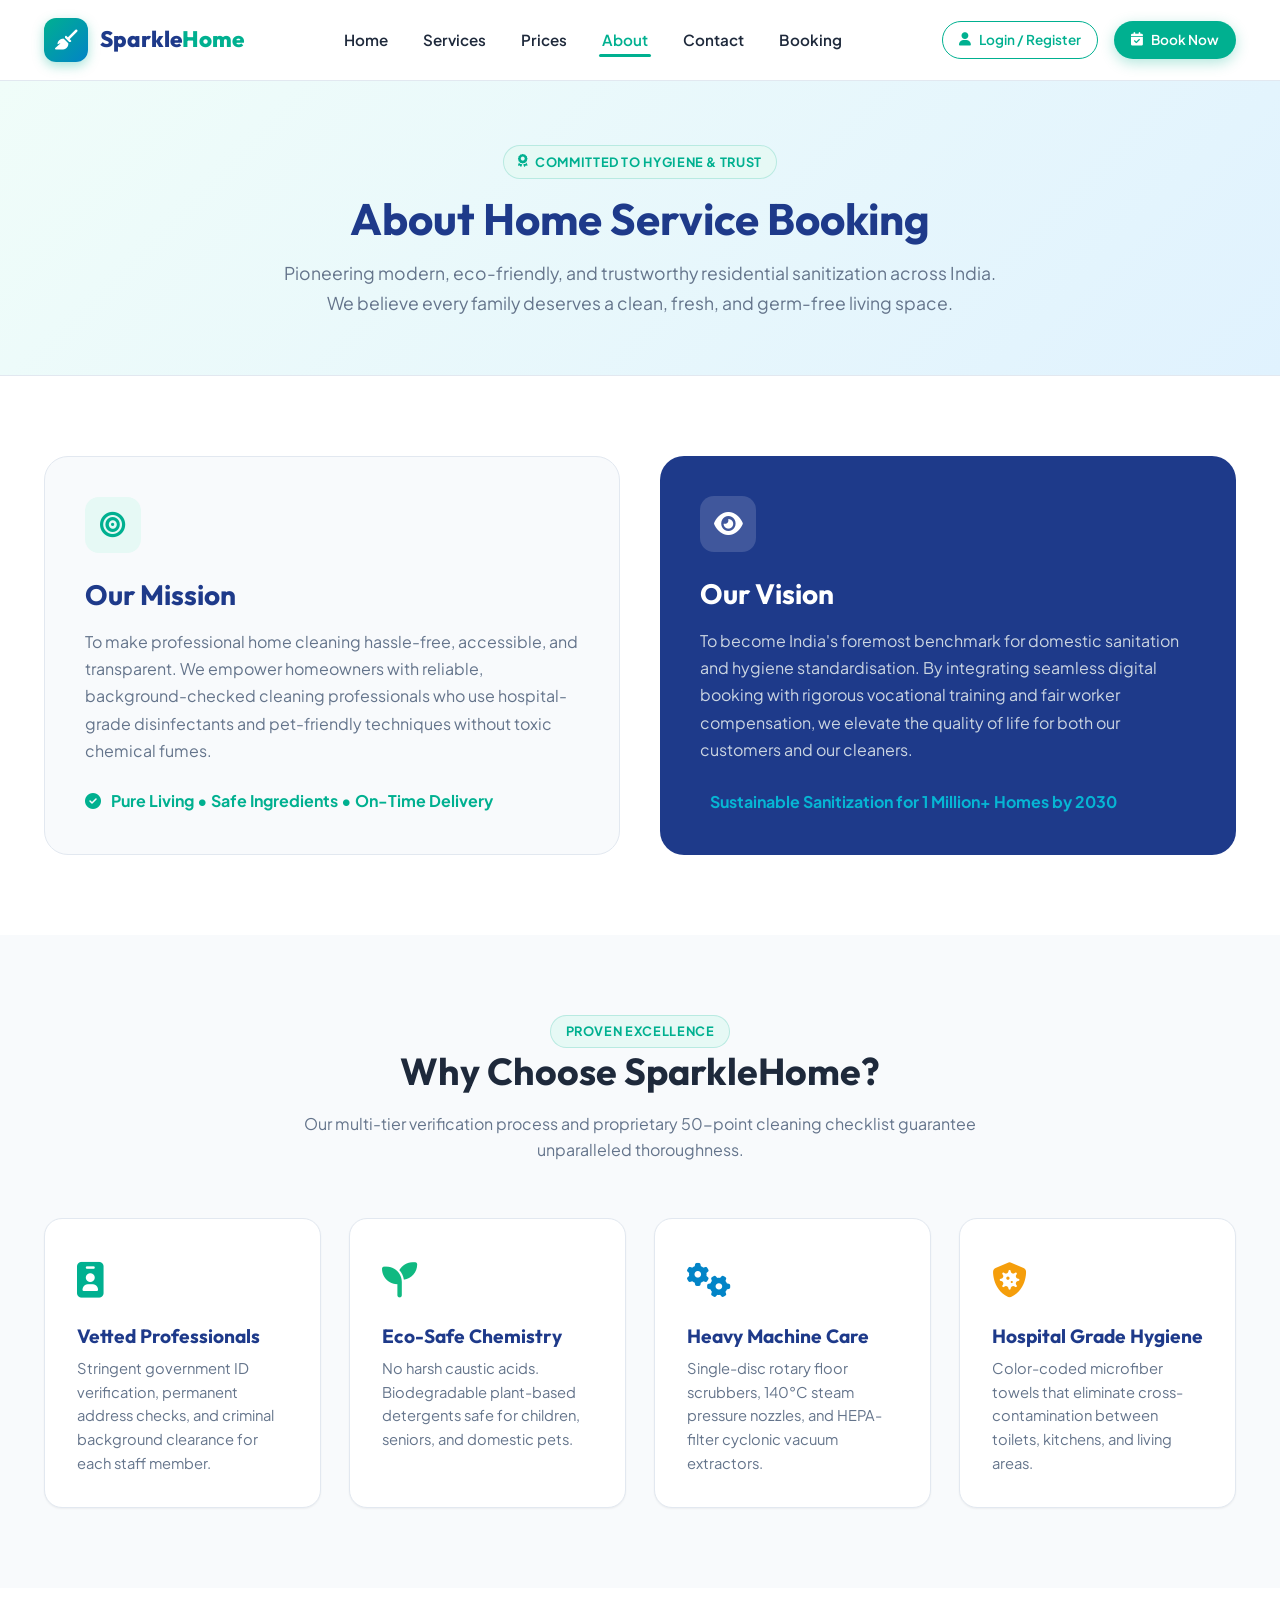
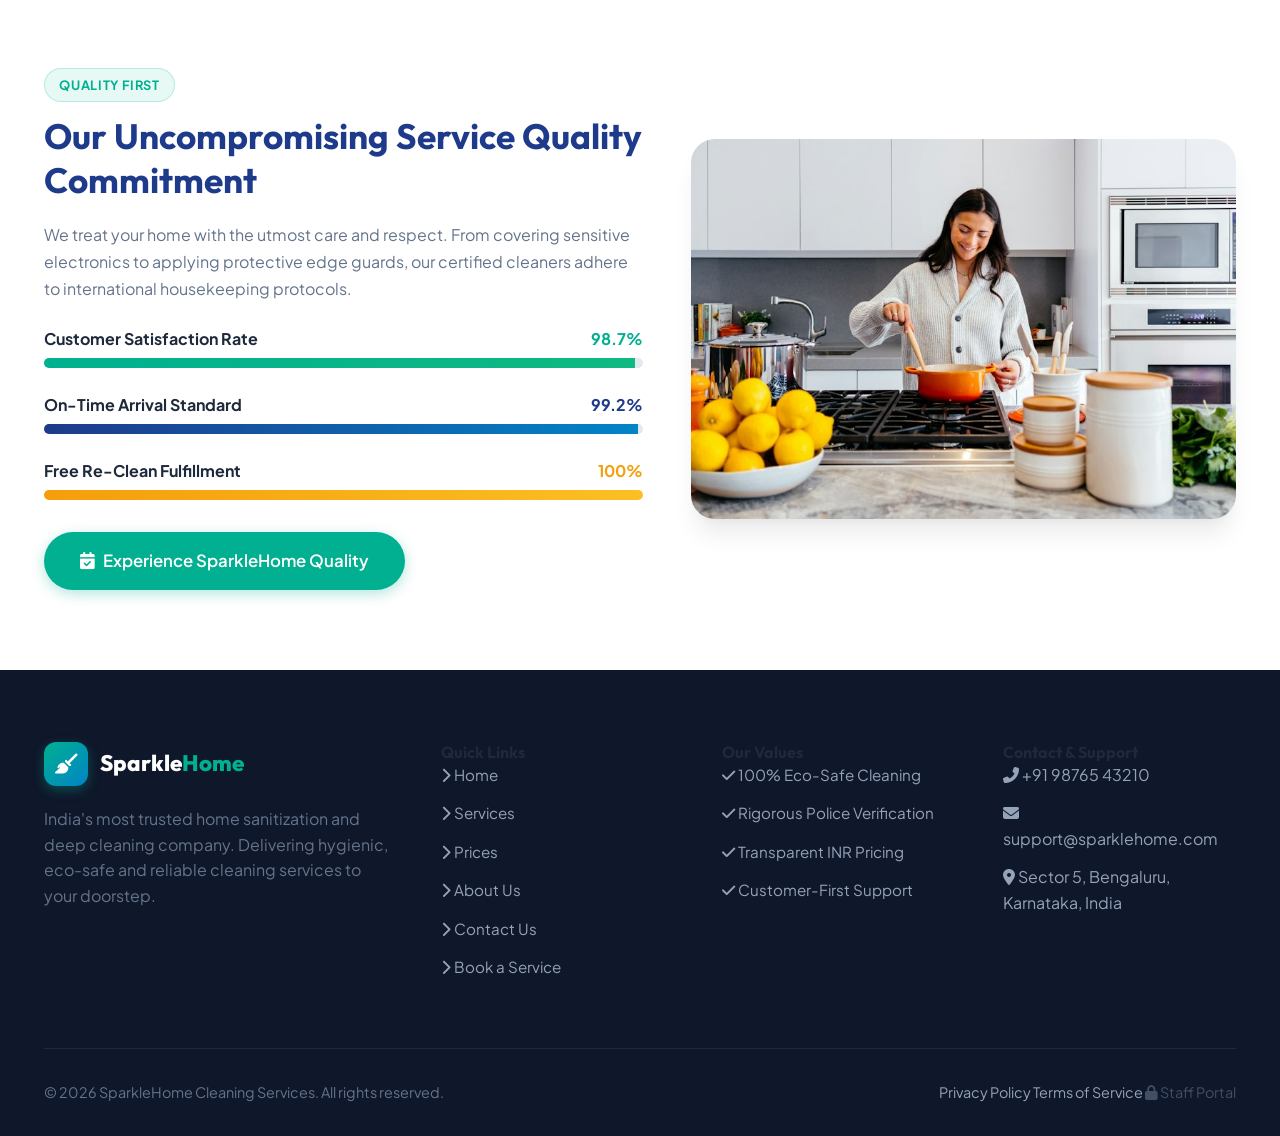
<file: Frontend/about.html>
<!DOCTYPE html>
<html lang="en">
<head>
  <meta charset="UTF-8">
  <meta name="viewport" content="width=device-width, initial-scale=1.0">
  <title>About Us - SparkleHome Cleaning Services</title>
  <link rel="stylesheet" href="css/style.css">
  <!-- Font Awesome 6 Icons -->
  <link rel="stylesheet" href="https://cdnjs.cloudflare.com/ajax/libs/font-awesome/6.4.0/css/all.min.css">
  <!-- Google Fonts -->
  <link rel="preconnect" href="https://fonts.googleapis.com">
  <link rel="preconnect" href="https://fonts.gstatic.com" crossorigin>
  <link href="https://fonts.googleapis.com/css2?family=Outfit:wght@400;500;600;700;800&family=Plus+Jakarta+Sans:wght@300;400;500;600;700;800&display=swap" rel="stylesheet">
</head>
<body>

  <!-- Site Navigation Bar -->
  <header class="site-header">
    <div class="container">
      <nav class="navbar">
        <a href="index.html" class="brand-logo">
          <div class="logo-icon"><i class="fas fa-broom"></i></div>
          <div class="brand-text">Sparkle<span>Home</span></div>
        </a>

        <ul class="nav-menu" id="navMenu">
          <li><a href="index.html" class="nav-link">Home</a></li>
          <li><a href="services.html" class="nav-link">Services</a></li>
          <li><a href="prices.html" class="nav-link">Prices</a></li>
          <li><a href="about.html" class="nav-link active">About</a></li>
          <li><a href="contact.html" class="nav-link">Contact</a></li>
          <li><a href="booking.html" class="nav-link">Booking</a></li>
        </ul>

        <div class="nav-actions" id="navAuthActions">
          <a href="login.html" class="btn btn-outline-primary btn-sm">
            <i class="fas fa-user"></i> Login / Register
          </a>
          <a href="booking.html" class="btn btn-primary btn-sm">
            <i class="fas fa-calendar-check"></i> Book Now
          </a>
        </div>

        <button class="mobile-toggle" id="mobileToggle" aria-label="Toggle Navigation">
          <i class="fas fa-bars"></i>
        </button>
      </nav>
    </div>
  </header>

  <main>
    <!-- About Hero Banner -->
    <section class="page-header" style="background: linear-gradient(135deg, #f0fdf9 0%, #e0f2fe 100%); padding: 4rem 0 3.5rem; text-align: center; border-bottom: 1px solid var(--border-color);">
      <div class="container">
        <span class="badge badge-primary" style="margin-bottom: 0.75rem;">
          <i class="fas fa-award"></i> Committed to Hygiene & Trust
        </span>
        <h1 style="font-size: 2.75rem; margin-bottom: 0.85rem; color: var(--secondary);">
          About Home Service Booking
        </h1>
        <p style="max-width: 720px; margin: 0 auto; color: var(--text-muted); font-size: 1.1rem; line-height: 1.7;">
          Pioneering modern, eco-friendly, and trustworthy residential sanitization across India. We believe every family deserves a clean, fresh, and germ-free living space.
        </p>
      </div>
    </section>

    <!-- Mission & Vision Section -->
    <section class="section-padding">
      <div class="container">
        <div style="display: grid; grid-template-columns: 1fr 1fr; gap: 2.5rem; align-items: stretch;" class="mission-vision-grid">
          
          <!-- Mission Card -->
          <div style="background: var(--bg-subtle); border-radius: var(--radius-xl); padding: 2.5rem; border: 1px solid var(--border-color); display: flex; flex-direction: column;">
            <div style="width: 56px; height: 56px; background: var(--primary-light); color: var(--primary); border-radius: 14px; display: flex; align-items: center; justify-content: center; font-size: 1.6rem; margin-bottom: 1.5rem;">
              <i class="fas fa-bullseye"></i>
            </div>
            <h2 style="font-size: 1.75rem; color: var(--secondary); margin-bottom: 1rem;">Our Mission</h2>
            <p style="color: var(--text-muted); font-size: 1rem; line-height: 1.7; flex: 1;">
              To make professional home cleaning hassle-free, accessible, and transparent. We empower homeowners with reliable, background-checked cleaning professionals who use hospital-grade disinfectants and pet-friendly techniques without toxic chemical fumes.
            </p>
            <div style="margin-top: 1.5rem; display: flex; gap: 0.6rem; align-items: center; font-weight: 700; color: var(--primary);">
              <i class="fas fa-check-circle"></i> Pure Living &bull; Safe Ingredients &bull; On-Time Delivery
            </div>
          </div>

          <!-- Vision Card -->
          <div style="background: var(--secondary); color: #ffffff; border-radius: var(--radius-xl); padding: 2.5rem; display: flex; flex-direction: column;">
            <div style="width: 56px; height: 56px; background: rgba(255,255,255,0.15); color: #ffffff; border-radius: 14px; display: flex; align-items: center; justify-content: center; font-size: 1.6rem; margin-bottom: 1.5rem;">
              <i class="fas fa-eye"></i>
            </div>
            <h2 style="font-size: 1.75rem; color: #ffffff; margin-bottom: 1rem;">Our Vision</h2>
            <p style="color: #cbd5e1; font-size: 1rem; line-height: 1.7; flex: 1;">
              To become India's foremost benchmark for domestic sanitation and hygiene standardisation. By integrating seamless digital booking with rigorous vocational training and fair worker compensation, we elevate the quality of life for both our customers and our cleaners.
            </p>
            <div style="margin-top: 1.5rem; display: flex; gap: 0.6rem; align-items: center; font-weight: 700; color: var(--accent-cyan);">
              <i class="fas fa-sparkles"></i> Sustainable Sanitization for 1 Million+ Homes by 2030
            </div>
          </div>

        </div>
      </div>
    </section>

    <!-- Why Choose Us & Quality Pillars -->
    <section class="section-padding bg-subtle">
      <div class="container">
        <div class="section-header">
          <span class="badge badge-primary">Proven Excellence</span>
          <h2 class="section-title">Why Choose SparkleHome?</h2>
          <p class="section-subtitle">
            Our multi-tier verification process and proprietary 50-point cleaning checklist guarantee unparalleled thoroughness.
          </p>
        </div>

        <div style="display: grid; grid-template-columns: repeat(auto-fit, minmax(260px, 1fr)); gap: 1.75rem;">
          
          <div style="background:#ffffff; border-radius: var(--radius-lg); padding: 2rem; border: 1px solid var(--border-color); box-shadow: var(--shadow-sm);">
            <div style="font-size: 2.2rem; color: var(--primary); margin-bottom: 1rem;"><i class="fas fa-id-badge"></i></div>
            <h3 style="font-size: 1.2rem; margin-bottom: 0.6rem; color: var(--secondary);">Vetted Professionals</h3>
            <p style="font-size: 0.92rem; color: var(--text-muted); line-height: 1.6;">
              Stringent government ID verification, permanent address checks, and criminal background clearance for each staff member.
            </p>
          </div>

          <div style="background:#ffffff; border-radius: var(--radius-lg); padding: 2rem; border: 1px solid var(--border-color); box-shadow: var(--shadow-sm);">
            <div style="font-size: 2.2rem; color: #10b981; margin-bottom: 1rem;"><i class="fas fa-seedling"></i></div>
            <h3 style="font-size: 1.2rem; margin-bottom: 0.6rem; color: var(--secondary);">Eco-Safe Chemistry</h3>
            <p style="font-size: 0.92rem; color: var(--text-muted); line-height: 1.6;">
              No harsh caustic acids. Biodegradable plant-based detergents safe for children, seniors, and domestic pets.
            </p>
          </div>

          <div style="background:#ffffff; border-radius: var(--radius-lg); padding: 2rem; border: 1px solid var(--border-color); box-shadow: var(--shadow-sm);">
            <div style="font-size: 2.2rem; color: #0284c7; margin-bottom: 1rem;"><i class="fas fa-cogs"></i></div>
            <h3 style="font-size: 1.2rem; margin-bottom: 0.6rem; color: var(--secondary);">Heavy Machine Care</h3>
            <p style="font-size: 0.92rem; color: var(--text-muted); line-height: 1.6;">
              Single-disc rotary floor scrubbers, 140°C steam pressure nozzles, and HEPA-filter cyclonic vacuum extractors.
            </p>
          </div>

          <div style="background:#ffffff; border-radius: var(--radius-lg); padding: 2rem; border: 1px solid var(--border-color); box-shadow: var(--shadow-sm);">
            <div style="font-size: 2.2rem; color: #f59e0b; margin-bottom: 1rem;"><i class="fas fa-shield-virus"></i></div>
            <h3 style="font-size: 1.2rem; margin-bottom: 0.6rem; color: var(--secondary);">Hospital Grade Hygiene</h3>
            <p style="font-size: 0.92rem; color: var(--text-muted); line-height: 1.6;">
              Color-coded microfiber towels that eliminate cross-contamination between toilets, kitchens, and living areas.
            </p>
          </div>

        </div>
      </div>
    </section>

    <!-- Our Service Quality & Customer Satisfaction Stats -->
    <section class="section-padding">
      <div class="container">
        <div style="display: grid; grid-template-columns: 1.1fr 1fr; gap: 3rem; align-items: center;" class="quality-grid">
          
          <div>
            <span class="badge badge-primary" style="margin-bottom: 0.75rem;">Quality First</span>
            <h2 style="font-size: 2.2rem; color: var(--secondary); margin-bottom: 1.2rem;">
              Our Uncompromising Service Quality Commitment
            </h2>
            <p style="color: var(--text-muted); line-height: 1.7; margin-bottom: 1.5rem;">
              We treat your home with the utmost care and respect. From covering sensitive electronics to applying protective edge guards, our certified cleaners adhere to international housekeeping protocols.
            </p>

            <div style="margin-bottom: 1.5rem;">
              <div style="display: flex; justify-content: space-between; font-weight: 700; margin-bottom: 0.4rem;">
                <span>Customer Satisfaction Rate</span>
                <span style="color: var(--primary);">98.7%</span>
              </div>
              <div style="height: 10px; background: #e2e8f0; border-radius: 9999px; overflow: hidden;">
                <div style="width: 98.7%; height: 100%; background: linear-gradient(90deg, var(--primary), #10b981);"></div>
              </div>
            </div>

            <div style="margin-bottom: 1.5rem;">
              <div style="display: flex; justify-content: space-between; font-weight: 700; margin-bottom: 0.4rem;">
                <span>On-Time Arrival Standard</span>
                <span style="color: var(--secondary);">99.2%</span>
              </div>
              <div style="height: 10px; background: #e2e8f0; border-radius: 9999px; overflow: hidden;">
                <div style="width: 99.2%; height: 100%; background: linear-gradient(90deg, var(--secondary), #0284c7);"></div>
              </div>
            </div>

            <div style="margin-bottom: 2rem;">
              <div style="display: flex; justify-content: space-between; font-weight: 700; margin-bottom: 0.4rem;">
                <span>Free Re-Clean Fulfillment</span>
                <span style="color: var(--accent-yellow);">100%</span>
              </div>
              <div style="height: 10px; background: #e2e8f0; border-radius: 9999px; overflow: hidden;">
                <div style="width: 100%; height: 100%; background: linear-gradient(90deg, #f59e0b, #fbbf24);"></div>
              </div>
            </div>

            <a href="booking.html" class="btn btn-primary btn-lg">
              <i class="fas fa-calendar-check"></i> Experience SparkleHome Quality
            </a>
          </div>

          <div>
            <img src="images/home/clean-kitchen-wide.jpg" alt="Sparkling clean kitchen interior" style="border-radius: var(--radius-xl); box-shadow: var(--shadow-xl); width: 100%; height: 380px; object-fit: cover;">
          </div>

        </div>
      </div>
    </section>
  </main>

  <!-- Site Footer -->
  <footer class="site-footer">
    <div class="container">
      <div class="footer-grid">
        <div class="footer-brand">
          <a href="index.html" class="brand-logo" style="color: #ffffff; margin-bottom: 1.25rem;">
            <div class="logo-icon"><i class="fas fa-broom"></i></div>
            <div class="brand-text" style="color:#fff;">Sparkle<span>Home</span></div>
          </a>
          <p class="footer-about">
            India's most trusted home sanitization and deep cleaning company. Delivering hygienic, eco-safe and reliable cleaning services to your doorstep.
          </p>
        </div>

        <div class="footer-nav-col">
          <h4 class="footer-title">Quick Links</h4>
          <ul class="footer-links">
            <li><a href="index.html"><i class="fas fa-chevron-right"></i> Home</a></li>
            <li><a href="services.html"><i class="fas fa-chevron-right"></i> Services</a></li>
            <li><a href="prices.html"><i class="fas fa-chevron-right"></i> Prices</a></li>
            <li><a href="about.html"><i class="fas fa-chevron-right"></i> About Us</a></li>
            <li><a href="contact.html"><i class="fas fa-chevron-right"></i> Contact Us</a></li>
            <li><a href="booking.html"><i class="fas fa-chevron-right"></i> Book a Service</a></li>
          </ul>
        </div>

        <div class="footer-nav-col">
          <h4 class="footer-title">Our Values</h4>
          <ul class="footer-links">
            <li><a href="#"><i class="fas fa-check"></i> 100% Eco-Safe Cleaning</a></li>
            <li><a href="#"><i class="fas fa-check"></i> Rigorous Police Verification</a></li>
            <li><a href="#"><i class="fas fa-check"></i> Transparent INR Pricing</a></li>
            <li><a href="#"><i class="fas fa-check"></i> Customer-First Support</a></li>
          </ul>
        </div>

        <div class="footer-nav-col">
          <h4 class="footer-title">Contact & Support</h4>
          <ul class="footer-links footer-contact-info">
            <li><i class="fas fa-phone-alt"></i> +91 98765 43210</li>
            <li><i class="fas fa-envelope"></i> support@sparklehome.com</li>
            <li><i class="fas fa-map-marker-alt"></i> Sector 5, Bengaluru, Karnataka, India</li>
          </ul>
        </div>
      </div>

      <div class="footer-bottom">
        <p>&copy; 2026 SparkleHome Cleaning Services. All rights reserved.</p>
        <div class="footer-bottom-links">
          <a href="#">Privacy Policy</a>
          <a href="#">Terms of Service</a>
          <a href="admin-login.html" style="color: var(--text-muted); opacity: 0.6;"><i class="fas fa-lock"></i> Staff Portal</a>
        </div>
      </div>
    </div>
  </footer>

  <script src="js/main.js"></script>
</body>
</html>
</file>
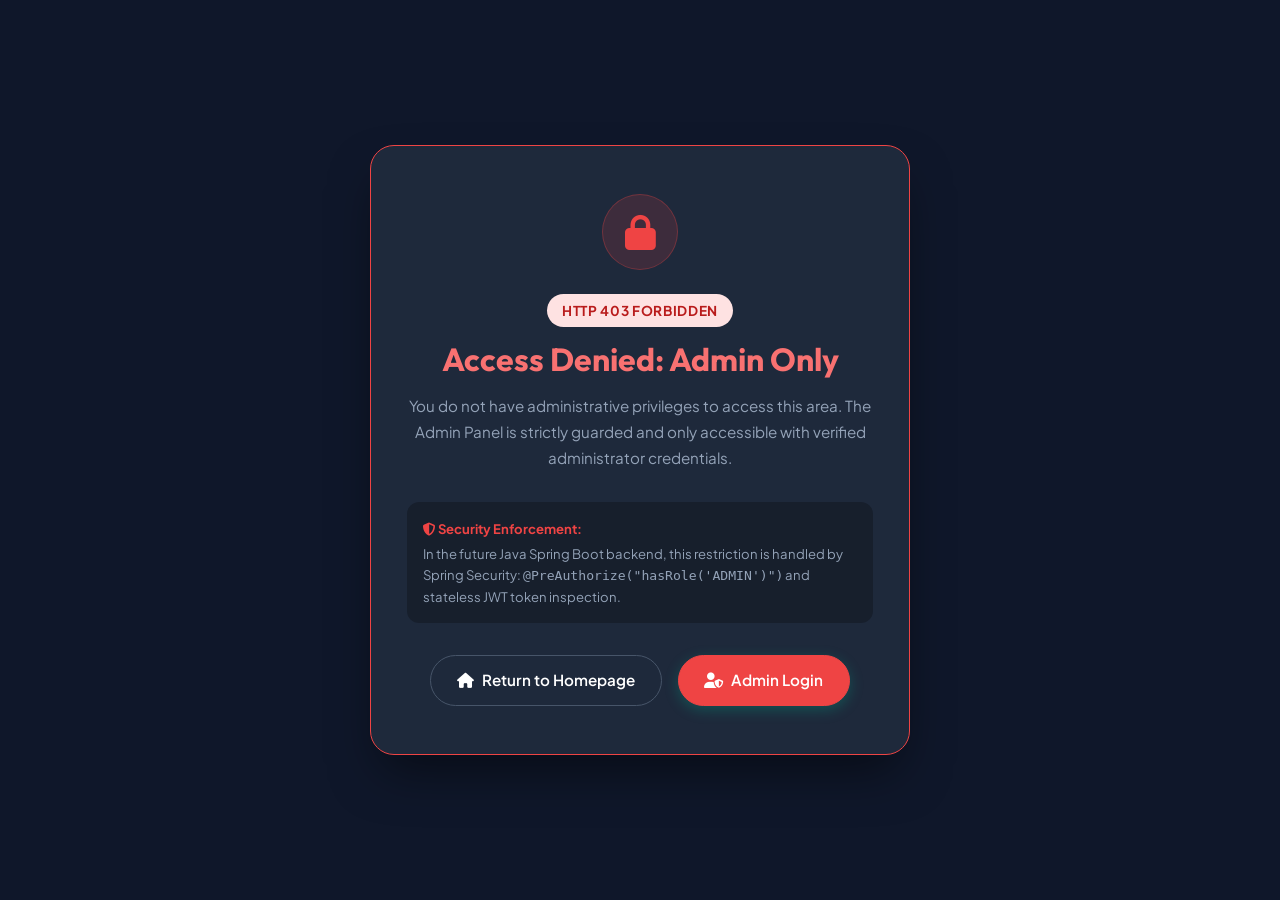
<file: Frontend/access-denied.html>
<!DOCTYPE html>
<html lang="en">
<head>
  <meta charset="UTF-8">
  <meta name="viewport" content="width=device-width, initial-scale=1.0">
  <title>403 Access Denied - SparkleHome Security</title>
  <link rel="stylesheet" href="css/style.css">
  <!-- Font Awesome 6 Icons -->
  <link rel="stylesheet" href="https://cdnjs.cloudflare.com/ajax/libs/font-awesome/6.4.0/css/all.min.css">
  <!-- Google Fonts -->
  <link rel="preconnect" href="https://fonts.googleapis.com">
  <link rel="preconnect" href="https://fonts.gstatic.com" crossorigin>
  <link href="https://fonts.googleapis.com/css2?family=Outfit:wght@400;500;600;700;800&family=Plus+Jakarta+Sans:wght@300;400;500;600;700;800&display=swap" rel="stylesheet">
</head>
<body style="min-height: 100vh; display: flex; align-items: center; justify-content: center; background: #0f172a; padding: 1.5rem; font-family: 'Plus Jakarta Sans', sans-serif;">

  <div style="background: #1e293b; border: 1px solid #ef4444; border-radius: var(--radius-xl); padding: 3rem 2.25rem; max-width: 540px; text-align: center; color: #ffffff; box-shadow: 0 25px 50px -12px rgba(0,0,0,0.5);">
    
    <div style="width: 76px; height: 76px; background: rgba(239, 68, 68, 0.15); color: #ef4444; border-radius: 50%; display: flex; align-items: center; justify-content: center; font-size: 2.2rem; margin: 0 auto 1.5rem; border: 1px solid rgba(239, 68, 68, 0.3);">
      <i class="fas fa-lock"></i>
    </div>

    <span class="badge badge-danger" style="margin-bottom: 0.75rem; font-size: 0.85rem;">
      HTTP 403 Forbidden
    </span>

    <h1 style="font-family: 'Outfit', sans-serif; font-size: 2rem; margin-bottom: 0.85rem; color: #f87171;">
      Access Denied: Admin Only
    </h1>

    <p style="color: #94a3b8; font-size: 0.95rem; line-height: 1.7; margin-bottom: 2rem;">
      You do not have administrative privileges to access this area. The Admin Panel is strictly guarded and only accessible with verified administrator credentials.
    </p>

    <div style="background: rgba(0, 0, 0, 0.25); border-radius: var(--radius-md); padding: 1rem; margin-bottom: 2rem; text-align: left; font-size: 0.82rem; color: #cbd5e1;">
      <div><strong style="color: #ef4444;"><i class="fas fa-shield-alt"></i> Security Enforcement:</strong></div>
      <div style="margin-top: 0.25rem; color: #94a3b8;">
        In the future Java Spring Boot backend, this restriction is handled by Spring Security:
        <code>@PreAuthorize("hasRole('ADMIN')")</code> and stateless JWT token inspection.
      </div>
    </div>

    <div style="display: flex; gap: 1rem; justify-content: center; flex-wrap: wrap;">
      <a href="index.html" class="btn btn-outline" style="color: #ffffff; border-color: #475569;">
        <i class="fas fa-home"></i> Return to Homepage
      </a>
      <a href="admin-login.html" class="btn btn-primary" style="background: #ef4444; border-color: #ef4444;">
        <i class="fas fa-user-shield"></i> Admin Login
      </a>
    </div>

  </div>

</body>
</html>
</file>
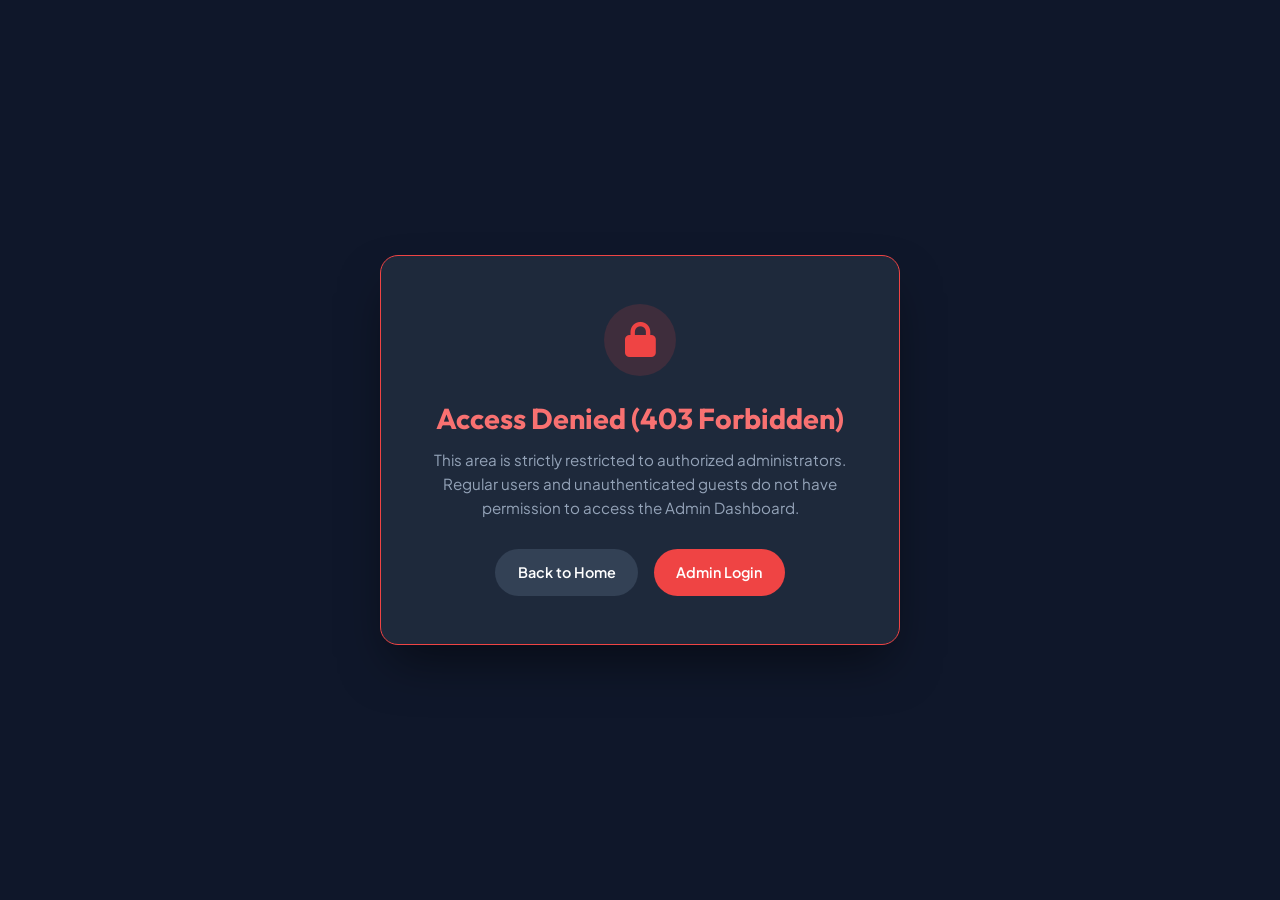
<file: Frontend/admin-dashboard.html>
<!DOCTYPE html>
<html lang="en">
<head>
  <meta charset="UTF-8">
  <meta name="viewport" content="width=device-width, initial-scale=1.0">
  <title>Admin Dashboard - SparkleHome Management</title>
  <link rel="stylesheet" href="css/style.css">
  <!-- Font Awesome 6 Icons -->
  <link rel="stylesheet" href="https://cdnjs.cloudflare.com/ajax/libs/font-awesome/6.4.0/css/all.min.css">
  <!-- Google Fonts -->
  <link rel="preconnect" href="https://fonts.googleapis.com">
  <link rel="preconnect" href="https://fonts.gstatic.com" crossorigin>
  <link href="https://fonts.googleapis.com/css2?family=Outfit:wght@400;500;600;700;800&family=Plus+Jakarta+Sans:wght@300;400;500;600;700;800&display=swap" rel="stylesheet">
</head>
<body style="background: var(--bg-subtle);">

  <!-- Strict Admin View Container (Targeted by verifyAdminAccess in admin.js) -->
  <div id="adminDashboardView">

    <!-- Admin Top Header Bar -->
    <header style="background: #ffffff; border-bottom: 1px solid var(--border-color); position: sticky; top: 0; z-index: 100;">
      <div class="container" style="display: flex; justify-content: space-between; align-items: center; height: 75px;">
        <div style="display: flex; align-items: center; gap: 1rem;">
          <a href="index.html" class="brand-logo">
            <div class="logo-icon" style="background: linear-gradient(135deg, #ef4444, #dc2626);"><i class="fas fa-shield-alt"></i></div>
            <div class="brand-text">Sparkle<span>Home</span></div>
          </a>
          <span class="badge badge-danger" style="font-size: 0.75rem;">
            <i class="fas fa-lock"></i> Strict Admin Panel
          </span>
        </div>

        <div style="display: flex; align-items: center; gap: 1rem;">
          <div style="display: flex; align-items: center; gap: 0.6rem; padding: 0.35rem 0.8rem; background: var(--bg-subtle); border-radius: var(--radius-pill); border: 1px solid var(--border-color);">
            <div style="width: 10px; height: 10px; border-radius: 50%; background: #10b981;"></div>
            <span style="font-size: 0.85rem; font-weight: 700; color: var(--secondary);">Admin Session Active</span>
          </div>

          <a href="index.html" class="btn btn-outline btn-sm" title="Preview public website">
            <i class="fas fa-external-link-alt"></i> Live Site
          </a>

          <button class="btn btn-outline btn-sm" style="color: #ef4444; border-color: #fecaca;" onclick="handleAdminLogout()">
            <i class="fas fa-sign-out-alt"></i> Sign Out
          </a>
        </div>
      </div>
    </header>

    <main class="section-padding">
      <div class="container">

        <!-- Welcome Banner & Spring Boot Architecture Notice -->
        <div style="background: linear-gradient(135deg, var(--secondary) 0%, #0f172a 100%); border-radius: var(--radius-xl); padding: 2rem 2.5rem; color: #ffffff; margin-bottom: 2.5rem; display: flex; justify-content: space-between; align-items: center; flex-wrap: wrap; gap: 1.5rem;">
          <div>
            <span class="badge" style="background: rgba(239, 68, 68, 0.25); color: #fca5a5; margin-bottom: 0.5rem; border: 1px solid rgba(239, 68, 68, 0.4);">
              Management Overview
            </span>
            <h1 style="font-size: 2rem; color: #ffffff; margin-bottom: 0.4rem;">Service Operations Dashboard</h1>
            <p style="color: #94a3b8; font-size: 0.95rem; max-width: 650px;">
              Manage customer reservations, update real-time booking statuses, configure service prices, and review customer inquiries.
            </p>
          </div>
          <div style="background: rgba(255, 255, 255, 0.08); padding: 1rem 1.25rem; border-radius: var(--radius-md); border: 1px solid rgba(255, 255, 255, 0.12); font-size: 0.85rem; color: #cbd5e1; max-width: 340px;">
            <div style="font-weight: 700; color: #38bdf8; margin-bottom: 0.2rem;"><i class="fas fa-code-branch"></i> Java Spring Boot Ready:</div>
            Ready for <code>@PreAuthorize("hasRole('ADMIN')")</code> REST endpoints on <code>/api/admin/bookings</code>.
          </div>
        </div>

        <!-- 1. KPI Analytics Cards -->
        <div style="display: grid; grid-template-columns: repeat(auto-fit, minmax(200px, 1fr)); gap: 1.25rem; margin-bottom: 2.5rem;">
          
          <!-- Total Bookings -->
          <div style="background: #ffffff; border-radius: var(--radius-lg); padding: 1.5rem; border: 1px solid var(--border-color); box-shadow: var(--shadow-sm);">
            <div style="display: flex; justify-content: space-between; align-items: center; margin-bottom: 0.75rem;">
              <span style="font-size: 0.85rem; font-weight: 700; color: var(--text-muted); text-transform: uppercase;">Total Bookings</span>
              <div style="width: 40px; height: 40px; border-radius: 10px; background: #eff6ff; color: var(--secondary); display: flex; align-items: center; justify-content: center; font-size: 1.2rem;">
                <i class="fas fa-calendar-check"></i>
              </div>
            </div>
            <div id="statTotalBookings" style="font-size: 2.2rem; font-weight: 800; color: var(--secondary); font-family: var(--font-heading);">0</div>
            <small style="color: var(--text-muted); font-size: 0.78rem;">Lifetime recorded bookings</small>
          </div>

          <!-- Pending Bookings -->
          <div style="background: #ffffff; border-radius: var(--radius-lg); padding: 1.5rem; border: 1px solid var(--border-color); box-shadow: var(--shadow-sm);">
            <div style="display: flex; justify-content: space-between; align-items: center; margin-bottom: 0.75rem;">
              <span style="font-size: 0.85rem; font-weight: 700; color: #b45309; text-transform: uppercase;">Pending</span>
              <div style="width: 40px; height: 40px; border-radius: 10px; background: #fef3c7; color: #b45309; display: flex; align-items: center; justify-content: center; font-size: 1.2rem;">
                <i class="fas fa-hourglass-half"></i>
              </div>
            </div>
            <div id="statPendingBookings" style="font-size: 2.2rem; font-weight: 800; color: #b45309; font-family: var(--font-heading);">0</div>
            <small style="color: var(--text-muted); font-size: 0.78rem;">Awaiting staff dispatch</small>
          </div>

          <!-- Confirmed Bookings -->
          <div style="background: #ffffff; border-radius: var(--radius-lg); padding: 1.5rem; border: 1px solid var(--border-color); box-shadow: var(--shadow-sm);">
            <div style="display: flex; justify-content: space-between; align-items: center; margin-bottom: 0.75rem;">
              <span style="font-size: 0.85rem; font-weight: 700; color: #15803d; text-transform: uppercase;">Confirmed</span>
              <div style="width: 40px; height: 40px; border-radius: 10px; background: #dcfce7; color: #15803d; display: flex; align-items: center; justify-content: center; font-size: 1.2rem;">
                <i class="fas fa-check-circle"></i>
              </div>
            </div>
            <div id="statConfirmedBookings" style="font-size: 2.2rem; font-weight: 800; color: #15803d; font-family: var(--font-heading);">0</div>
            <small style="color: var(--text-muted); font-size: 0.78rem;">Scheduled & verified</small>
          </div>

          <!-- Completed Bookings -->
          <div style="background: #ffffff; border-radius: var(--radius-lg); padding: 1.5rem; border: 1px solid var(--border-color); box-shadow: var(--shadow-sm);">
            <div style="display: flex; justify-content: space-between; align-items: center; margin-bottom: 0.75rem;">
              <span style="font-size: 0.85rem; font-weight: 700; color: var(--primary); text-transform: uppercase;">Completed</span>
              <div style="width: 40px; height: 40px; border-radius: 10px; background: var(--primary-light); color: var(--primary); display: flex; align-items: center; justify-content: center; font-size: 1.2rem;">
                <i class="fas fa-award"></i>
              </div>
            </div>
            <div id="statCompletedBookings" style="font-size: 2.2rem; font-weight: 800; color: var(--primary); font-family: var(--font-heading);">0</div>
            <small style="color: var(--text-muted); font-size: 0.78rem;">Successfully delivered</small>
          </div>

          <!-- Cancelled Bookings -->
          <div style="background: #ffffff; border-radius: var(--radius-lg); padding: 1.5rem; border: 1px solid var(--border-color); box-shadow: var(--shadow-sm);">
            <div style="display: flex; justify-content: space-between; align-items: center; margin-bottom: 0.75rem;">
              <span style="font-size: 0.85rem; font-weight: 700; color: #b91c1c; text-transform: uppercase;">Cancelled</span>
              <div style="width: 40px; height: 40px; border-radius: 10px; background: #fee2e2; color: #b91c1c; display: flex; align-items: center; justify-content: center; font-size: 1.2rem;">
                <i class="fas fa-ban"></i>
              </div>
            </div>
            <div id="statCancelledBookings" style="font-size: 2.2rem; font-weight: 800; color: #b91c1c; font-family: var(--font-heading);">0</div>
            <small style="color: var(--text-muted); font-size: 0.78rem;">Voided reservations</small>
          </div>

        </div>

        <!-- 2. Bookings Management Table Section -->
        <div style="background: #ffffff; border-radius: var(--radius-xl); padding: 2rem; border: 1px solid var(--border-color); box-shadow: var(--shadow-md); margin-bottom: 3rem;">
          
          <div style="display: flex; justify-content: space-between; align-items: center; margin-bottom: 1.75rem; flex-wrap: wrap; gap: 1rem;">
            <div>
              <h2 style="font-size: 1.45rem; color: var(--secondary); margin-bottom: 0.25rem;">
                <i class="fas fa-list-alt" style="color: var(--primary); margin-right: 8px;"></i> Customer Bookings Management
              </h2>
              <p style="font-size: 0.88rem; color: var(--text-muted);">
                View customer details, room counts, update statuses, or delete reservations.
              </p>
            </div>

            <!-- Search & Filter Controls -->
            <div style="display: flex; gap: 0.75rem; align-items: center; flex-wrap: wrap;">
              <div style="position: relative; width: 240px;">
                <i class="fas fa-search" style="position: absolute; left: 12px; top: 50%; transform: translateY(-50%); color: var(--text-light); font-size: 0.85rem;"></i>
                <input type="text" id="adminSearchInput" class="form-control" placeholder="Search ID, Name, Phone..." style="padding-left: 2.2rem; padding-top: 0.45rem; padding-bottom: 0.45rem; font-size: 0.88rem;">
              </div>

              <select id="adminStatusFilter" class="form-control" style="width: 160px; padding-top: 0.45rem; padding-bottom: 0.45rem; font-size: 0.88rem; font-weight: 600;">
                <option value="ALL">All Statuses</option>
                <option value="Pending">Pending</option>
                <option value="Confirmed">Confirmed</option>
                <option value="Completed">Completed</option>
                <option value="Cancelled">Cancelled</option>
              </select>
            </div>
          </div>

          <!-- Responsive Data Table -->
          <div style="overflow-x: auto;">
            <table class="admin-table" style="width: 100%; border-collapse: collapse;">
              <thead>
                <tr style="background: var(--bg-subtle); text-align: left; font-size: 0.85rem; text-transform: uppercase; letter-spacing: 0.05em; color: var(--text-muted);">
                  <th style="padding: 0.85rem 1rem;">Booking ID</th>
                  <th style="padding: 0.85rem 1rem;">Customer</th>
                  <th style="padding: 0.85rem 1rem;">Services & Team</th>
                  <th style="padding: 0.85rem 1rem;">Date & Slot</th>
                  <th style="padding: 0.85rem 1rem;">Total (₹)</th>
                  <th style="padding: 0.85rem 1rem; min-width: 150px; width: 150px;">Status</th>
                  <th style="padding: 0.85rem 1rem; text-align: center;">Actions</th>
                </tr>
              </thead>
              <tbody id="adminBookingsTableBody">
                <!-- Dynamically rendered by admin.js -->
              </tbody>
            </table>
          </div>

        </div>

        <!-- 3. Two Columns: Service Price Manager & Contact Messages -->
        <div style="display: grid; grid-template-columns: 1fr 1fr; gap: 2.5rem; margin-bottom: 3rem;" class="admin-split-grid">
          
          <!-- Column A: Service Prices Management -->
          <div style="background: #ffffff; border-radius: var(--radius-xl); padding: 2rem; border: 1px solid var(--border-color); box-shadow: var(--shadow-md);">
            <div style="display: flex; justify-content: space-between; align-items: center; margin-bottom: 1.25rem;">
              <div>
                <h3 style="font-size: 1.25rem; color: var(--secondary); margin-bottom: 0.2rem;">
                  <i class="fas fa-tags" style="color: var(--primary); margin-right: 6px;"></i> Manage Service Prices
                </h3>
                <small style="color: var(--text-muted);">Edit prices dynamically in Indian Rupees (₹)</small>
              </div>
            </div>

            <div id="adminServicesManagerList" style="border: 1px solid var(--border-color); border-radius: var(--radius-md); overflow: hidden;">
              <!-- Dynamically rendered by admin.js with inline price editing and save buttons -->
            </div>
          </div>

          <!-- Column B: Contact Form Messages Received -->
          <div style="background: #ffffff; border-radius: var(--radius-xl); padding: 2rem; border: 1px solid var(--border-color); box-shadow: var(--shadow-md);">
            <div style="margin-bottom: 1.25rem;">
              <h3 style="font-size: 1.25rem; color: var(--secondary); margin-bottom: 0.2rem;">
                <i class="fas fa-envelope-open-text" style="color: var(--primary); margin-right: 6px;"></i> Customer Inquiries
              </h3>
              <small style="color: var(--text-muted);">Messages submitted through public contact page</small>
            </div>

            <div style="overflow-x: auto; border: 1px solid var(--border-color); border-radius: var(--radius-md);">
              <table style="width: 100%; border-collapse: collapse; font-size: 0.88rem;">
                <thead>
                  <tr style="background: var(--bg-subtle); border-bottom: 1px solid var(--border-color); text-align: left; color: var(--text-muted); font-size: 0.8rem; text-transform: uppercase;">
                    <th style="padding: 0.75rem 0.8rem;">Date</th>
                    <th style="padding: 0.75rem 0.8rem;">Name</th>
                    <th style="padding: 0.75rem 0.8rem;">Contact</th>
                    <th style="padding: 0.75rem 0.8rem;">Message</th>
                    <th style="padding: 0.75rem 0.8rem; text-align:center;">Action</th>
                  </tr>
                </thead>
                <tbody id="adminMessagesTableBody">
                  <!-- Dynamically rendered by admin.js -->
                </tbody>
              </table>
            </div>
          </div>

        </div>

      </div>
    </main>

    <!-- Admin Booking Details Modal -->
    <div class="modal-overlay" id="adminBookingDetailModal">
      <div class="modal-box" style="max-width: 620px;">
        <div class="modal-header">
          <h3 style="font-size: 1.25rem; color: var(--secondary);"><i class="fas fa-file-invoice" style="color: var(--primary); margin-right: 8px;"></i> Booking Full Inspection</h3>
          <button class="modal-close-btn" onclick="closeAdminBookingModal()">&times;</button>
        </div>
        <div class="modal-body" id="adminBookingModalBody" style="padding: 1.5rem;">
          <!-- Populated by admin.js -->
        </div>
        <div style="padding: 1rem 1.5rem; background: var(--bg-subtle); border-top: 1px solid var(--border-color); text-align: right;">
          <button class="btn btn-outline btn-sm" onclick="closeAdminBookingModal()">Close</button>
        </div>
      </div>
    </div>

    <!-- Admin Footer -->
    <footer style="background: #ffffff; border-top: 1px solid var(--border-color); padding: 1.5rem 0; text-align: center; font-size: 0.85rem; color: var(--text-muted);">
      SparkleHome Enterprise Administration Console &bull; Java Spring Boot Security Architecture
    </footer>

  </div>

  <script src="js/main.js"></script>
  <script src="js/admin.js"></script>
</body>
</html>
</file>
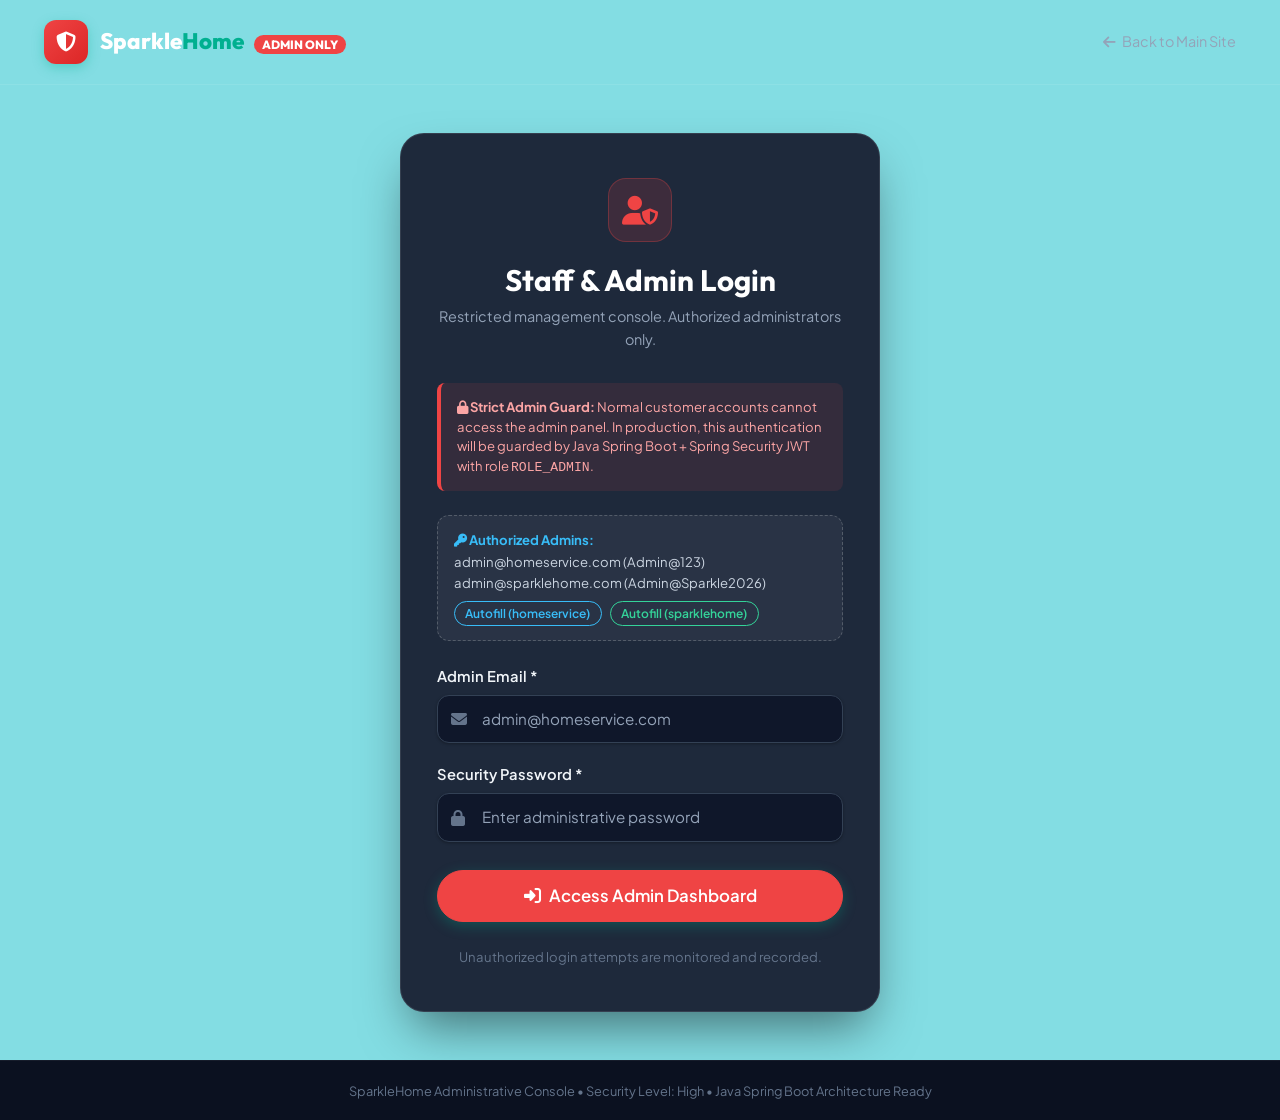
<file: Frontend/admin-login.html>
<!DOCTYPE html>
<html lang="en">

<head>
  <meta charset="UTF-8">
  <meta name="viewport" content="width=device-width, initial-scale=1.0">
  <title>Admin Portal Login - SparkleHome Security</title>
  <link rel="stylesheet" href="css/style.css">
  <!-- Font Awesome 6 Icons -->
  <link rel="stylesheet" href="https://cdnjs.cloudflare.com/ajax/libs/font-awesome/6.4.0/css/all.min.css">
  <!-- Google Fonts -->
  <link rel="preconnect" href="https://fonts.googleapis.com">
  <link rel="preconnect" href="https://fonts.gstatic.com" crossorigin>
  <link
    href="https://fonts.googleapis.com/css2?family=Outfit:wght@400;500;600;700;800&family=Plus+Jakarta+Sans:wght@300;400;500;600;700;800&display=swap"
    rel="stylesheet">
</head>

<body style="background: #83dde3; color: #1c1d1e; min-height: 100vh; display: flex; flex-direction: column;">

  <!-- Minimal Dark Header for Staff/Admin Portal -->
  <header style="background: #83dde3; border-bottom: 1px solid rgba(255,255,255,0.08); padding: 1.25rem 0;">
    <div class="container" style="display: flex; justify-content: space-between; align-items: center;">
      <a href="index.html" class="brand-logo" style="color: #ffffff;">
        <div class="logo-icon" style="background: linear-gradient(135deg, #ef4444, #dc2626);"><i
            class="fas fa-shield-alt"></i></div>
        <div class="brand-text" style="color:#fff;">Sparkle<span>Home</span> <small
            style="font-size: 0.75rem; background: #ef4444; color:#fff; padding: 2px 8px; border-radius: 9999px; margin-left: 6px;">ADMIN
            ONLY</small></div>
      </a>
      <div>
        <a href="index.html"
          style="color: #94a3b8; font-size: 0.9rem; text-decoration: none; display: flex; align-items: center; gap: 0.4rem;">
          <i class="fas fa-arrow-left"></i> Back to Main Site
        </a>
      </div>
    </div>
  </header>

  <main style="flex: 1; display: flex; align-items: center; justify-content: center; padding: 3rem 1.5rem;">
    <div
      style="width: 100%; max-width: 480px; background: #1e293b; border-radius: var(--radius-xl); padding: 2.75rem 2.25rem; box-shadow: 0 25px 50px -12px rgba(0, 0, 0, 0.5); border: 1px solid rgba(255, 255, 255, 0.1);">

      <!-- Security Badge -->
      <div style="text-align: center; margin-bottom: 2rem;">
        <div
          style="width: 64px; height: 64px; background: rgba(239, 68, 68, 0.15); color: #ef4444; border-radius: 18px; display: flex; align-items: center; justify-content: center; font-size: 1.8rem; margin: 0 auto 1.25rem; border: 1px solid rgba(239, 68, 68, 0.3);">
          <i class="fas fa-user-shield"></i>
        </div>
        <h1 style="font-size: 1.85rem; color: #ffffff; margin-bottom: 0.4rem;">Staff & Admin Login</h1>
        <p style="font-size: 0.9rem; color: #94a3b8;">
          Restricted management console. Authorized administrators only.
        </p>
      </div>

      <!-- Spring Boot Backend Security Notice -->
      <div
        style="background: rgba(239, 68, 68, 0.1); border-left: 4px solid #ef4444; border-radius: var(--radius-sm); padding: 0.85rem 1rem; margin-bottom: 1.5rem;">
        <div style="font-size: 0.82rem; color: #fca5a5; line-height: 1.5;">
          <strong><i class="fas fa-lock"></i> Strict Admin Guard:</strong>
          Normal customer accounts cannot access the admin panel. In production, this authentication will be guarded by
          Java Spring Boot + Spring Security JWT with role <code>ROLE_ADMIN</code>.
        </div>
      </div>

      <!-- Authorized Admins & Autofill Helper -->
      <div
        style="background: rgba(255,255,255,0.05); border: 1px dashed rgba(255,255,255,0.2); border-radius: var(--radius-md); padding: 0.85rem 1rem; margin-bottom: 1.5rem;">
        <div style="font-size: 0.82rem; color: #cbd5e1; margin-bottom: 0.5rem; line-height: 1.5;">
          <strong style="color: #38bdf8;"><i class="fas fa-key"></i> Authorized Admins:</strong><br>
          <span style="display:inline-block; margin-top:2px;">admin@homeservice.com (Admin@123)</span><br>
          <span style="display:inline-block; margin-top:2px;">admin@sparklehome.com (Admin@Sparkle2026)</span>
        </div>
        <div style="display: flex; gap: 0.5rem; flex-wrap: wrap;">
          <button type="button" id="fillDemoAdminBtn" class="btn btn-outline btn-sm"
            style="color: #38bdf8; border-color: #38bdf8; padding: 0.25rem 0.65rem; font-size: 0.75rem;">
            Autofill (homeservice)
          </button>
          <button type="button" id="fillSparkleAdminBtn" class="btn btn-outline btn-sm"
            style="color: #34d399; border-color: #34d399; padding: 0.25rem 0.65rem; font-size: 0.75rem;">
            Autofill (sparklehome)
          </button>
        </div>
      </div>

      <!-- Admin Login Form -->
      <form id="adminLoginForm" novalidate>
        <div class="form-group" style="margin-bottom: 1.25rem;">
          <label for="adminEmail"
            style="display: block; font-weight: 600; font-size: 0.92rem; margin-bottom: 0.4rem; color: #e2e8f0;">
            Admin Email *
          </label>
          <div style="position: relative;">
            <i class="fas fa-envelope"
              style="position: absolute; left: 14px; top: 50%; transform: translateY(-50%); color: #64748b;"></i>
            <input type="email" id="adminEmail" class="form-control" placeholder="admin@homeservice.com"
              style="background: #0f172a; border-color: #334155; color: #ffffff; padding-left: 2.5rem;" required>
          </div>
        </div>

        <div class="form-group" style="margin-bottom: 1.75rem;">
          <label for="adminPassword"
            style="display: block; font-weight: 600; font-size: 0.92rem; margin-bottom: 0.4rem; color: #e2e8f0;">
            Security Password *
          </label>
          <div style="position: relative;">
            <i class="fas fa-lock"
              style="position: absolute; left: 14px; top: 50%; transform: translateY(-50%); color: #64748b;"></i>
            <input type="password" id="adminPassword" class="form-control" placeholder="Enter administrative password"
              style="background: #0f172a; border-color: #334155; color: #ffffff; padding-left: 2.5rem;" required>
          </div>
        </div>

        <button type="submit" class="btn btn-primary btn-block btn-lg"
          style="background: #ef4444; border-color: #ef4444;">
          <i class="fas fa-sign-in-alt"></i> Access Admin Dashboard
        </button>

        <div style="text-align: center; margin-top: 1.5rem; font-size: 0.82rem; color: #64748b;">
          Unauthorized login attempts are monitored and recorded.
        </div>
      </form>

    </div>
  </main>

  <footer
    style="background: #0b1120; padding: 1.25rem 0; text-align: center; font-size: 0.8rem; color: #64748b; border-top: 1px solid rgba(255,255,255,0.05);">
    SparkleHome Administrative Console &bull; Security Level: High &bull; Java Spring Boot Architecture Ready
  </footer>

  <script src="js/main.js"></script>
  <script src="js/admin.js"></script>
</body>

</html>
</file>
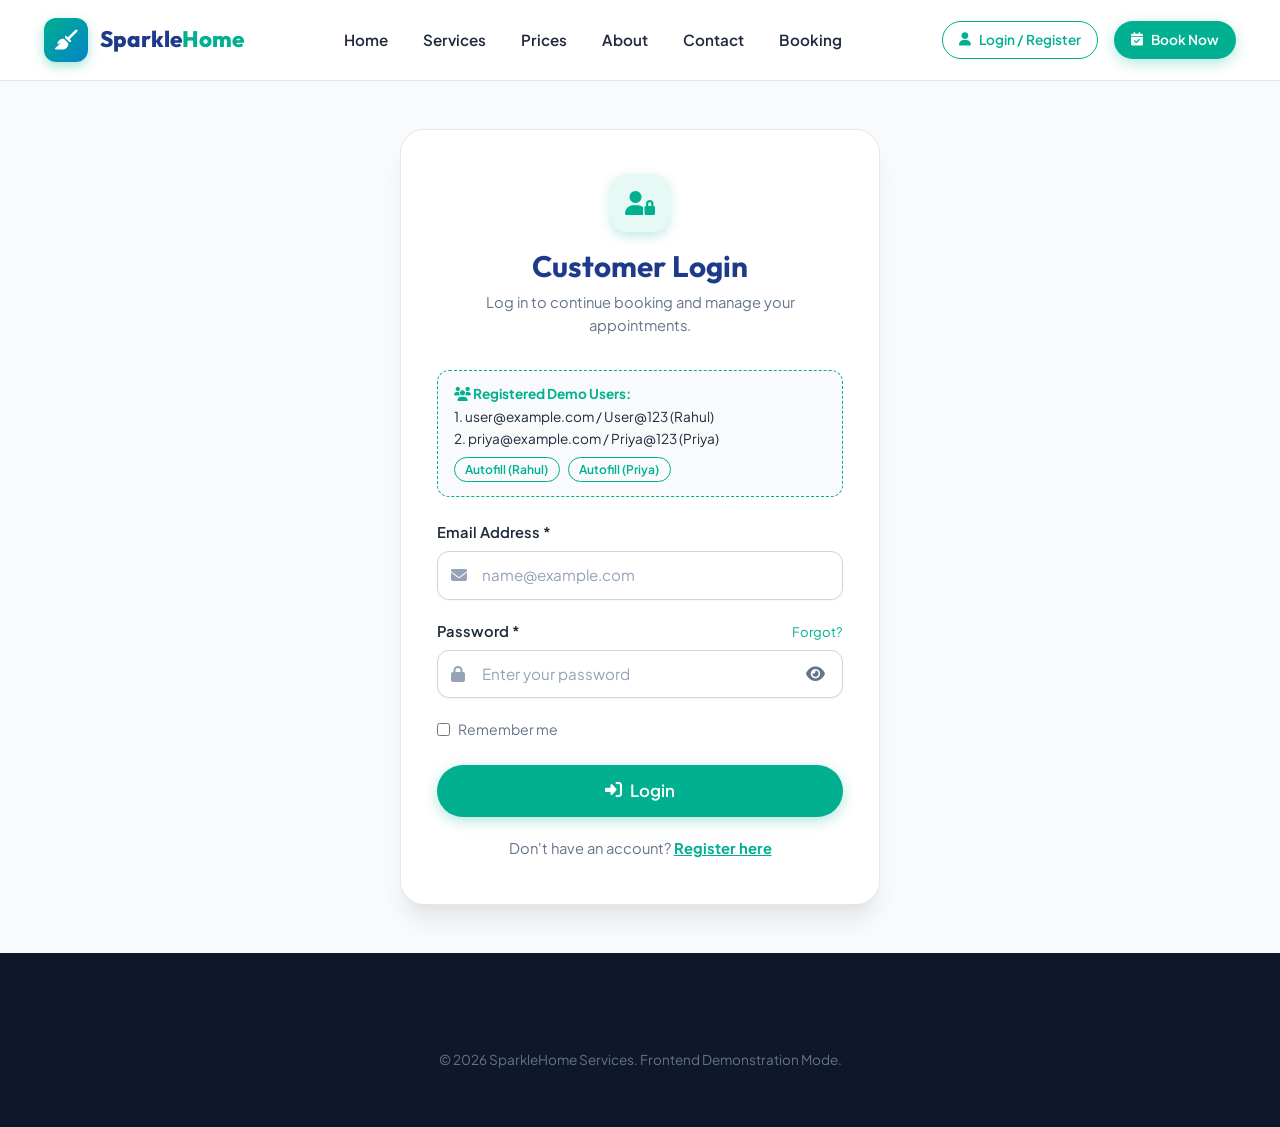
<file: Frontend/booking.html>
<!DOCTYPE html>
<html lang="en">
<head>
  <meta charset="UTF-8">
  <meta name="viewport" content="width=device-width, initial-scale=1.0">
  <title>Book a Cleaning Service - SparkleHome</title>
  <!-- Resource Hints & DNS Prefetch -->
  <link rel="dns-prefetch" href="https://cdnjs.cloudflare.com">
  <link rel="dns-prefetch" href="https://fonts.googleapis.com">
  <link rel="dns-prefetch" href="https://fonts.gstatic.com">
  <link rel="preconnect" href="https://cdnjs.cloudflare.com" crossorigin>
  <link rel="preconnect" href="https://fonts.googleapis.com">
  <link rel="preconnect" href="https://fonts.gstatic.com" crossorigin>

  <link rel="stylesheet" href="css/style.css">
  <!-- Font Awesome 6 Icons -->
  <link rel="stylesheet" href="https://cdnjs.cloudflare.com/ajax/libs/font-awesome/6.4.0/css/all.min.css">
  <!-- Google Fonts -->
  <link href="https://fonts.googleapis.com/css2?family=Outfit:wght@400;500;600;700;800&family=Plus+Jakarta+Sans:wght@300;400;500;600;700;800&display=swap" rel="stylesheet">
</head>
<body>

  <!-- Skip Navigation Link for Accessibility -->
  <a href="#main-content" class="skip-to-content" style="position: absolute; top: -100px; left: 16px; z-index: 9999; padding: 8px 16px; background: #000; color: #fff; text-decoration: none; border-radius: 4px; transition: top 0.2s;" onfocus="this.style.top='16px'" onblur="this.style.top='-100px'">Skip to main content</a>

  <!-- Site Navigation Bar -->
  <header class="site-header" role="banner">
    <div class="container">
      <nav class="navbar" role="navigation" aria-label="Main Navigation">
        <a href="index.html" class="brand-logo">
          <div class="logo-icon"><i class="fas fa-broom"></i></div>
          <div class="brand-text">Sparkle<span>Home</span></div>
        </a>

        <ul class="nav-menu" id="navMenu">
          <li><a href="index.html" class="nav-link">Home</a></li>
          <li><a href="services.html" class="nav-link">Services</a></li>
          <li><a href="prices.html" class="nav-link">Prices</a></li>
          <li><a href="about.html" class="nav-link">About</a></li>
          <li><a href="contact.html" class="nav-link">Contact</a></li>
          <li><a href="booking.html" class="nav-link active">Booking</a></li>
        </ul>

        <div class="nav-actions" id="navAuthActions">
          <!-- Auth buttons dynamically rendered by main.js -->
        </div>

        <button class="mobile-toggle" id="mobileToggle" aria-label="Toggle Navigation">
          <i class="fas fa-bars"></i>
        </button>
      </nav>
    </div>
  </header>

  <main id="main-content" role="main">
    <!-- Booking Progress Header -->
    <section style="background: linear-gradient(135deg, #f0fdf9 0%, #e0f2fe 100%); padding: 2.5rem 0 2rem; border-bottom: 1px solid var(--border-color);">
      <div class="container">
        <div style="text-align: center; max-width: 600px; margin: 0 auto;">
          <span class="badge badge-primary" style="margin-bottom: 0.5rem;">
            <i class="fas fa-shield-check"></i> Step 2: Service Configuration
          </span>
          <h1 style="font-size: 2.2rem; color: var(--secondary); margin-bottom: 0.5rem;">
            Customize Your Cleaning
          </h1>
          <p style="font-size: 0.95rem; color: var(--text-muted);">
            Select your cleaning team, services, room layout, and convenient time slot.
          </p>
        </div>

        <!-- Visual Step Tracker -->
        <div style="display: flex; justify-content: center; align-items: center; gap: 1.5rem; margin-top: 1.8rem; flex-wrap: wrap;">
          <div style="display:flex; align-items:center; gap:0.5rem; color: var(--primary); font-weight:700; font-size:0.9rem;">
            <span style="width:28px; height:28px; border-radius:50%; background:var(--primary); color:#fff; display:flex; align-items:center; justify-content:center; font-size:0.8rem;"><i class="fas fa-check"></i></span>
            <span>1. User Login</span>
          </div>
          <div style="width:40px; height:2px; background:var(--primary);"></div>
          <div style="display:flex; align-items:center; gap:0.5rem; color: var(--secondary); font-weight:700; font-size:0.9rem;">
            <span style="width:28px; height:28px; border-radius:50%; background:var(--secondary); color:#fff; display:flex; align-items:center; justify-content:center; font-size:0.8rem;">2</span>
            <span>2. Booking Details</span>
          </div>
          <div style="width:40px; height:2px; background:var(--border-color);"></div>
          <div style="display:flex; align-items:center; gap:0.5rem; color: var(--text-light); font-weight:600; font-size:0.9rem;">
            <span style="width:28px; height:28px; border-radius:50%; background:#e2e8f0; color:var(--text-muted); display:flex; align-items:center; justify-content:center; font-size:0.8rem;">3</span>
            <span>3. Review & Summary</span>
          </div>
          <div style="width:40px; height:2px; background:var(--border-color);"></div>
          <div style="display:flex; align-items:center; gap:0.5rem; color: var(--text-light); font-weight:600; font-size:0.9rem;">
            <span style="width:28px; height:28px; border-radius:50%; background:#e2e8f0; color:var(--text-muted); display:flex; align-items:center; justify-content:center; font-size:0.8rem;">4</span>
            <span>4. Confirmation & PDF</span>
          </div>
        </div>
      </div>
    </section>

    <!-- Main Booking Layout -->
    <section class="section-padding">
      <div class="container">
        <div class="booking-layout-grid">

          <!-- Left Column: Booking Form Steps -->
          <div class="booking-form-col">
            
            <!-- SECTION A: Select Cleaning Team (MALE / FEMALE ONLY) -->
            <div class="booking-section-card">
              <div class="booking-step-title">
                <span class="step-num">A</span>
                <div>
                  <h3>Select Cleaning Team</h3>
                  <p>Choose your preferred cleaning team. (Select either Male or Female)</p>
                </div>
              </div>

              <div class="team-selection-grid">
                <!-- Female Option -->
                <div class="team-option-card selected" id="teamFemaleCard">
                  <div class="team-avatar-img">
                    <img src="images/home/cleaner-female.jpg" alt="Female Cleaner">
                  </div>
                  <div class="team-option-info">
                    <h4>Female Cleaner</h4>
                    <p>Trained female cleaning specialist for thorough room sanitization & care.</p>
                  </div>
                  <div class="team-check-badge">
                    <i class="fas fa-check"></i>
                  </div>
                </div>

                <!-- Male Option -->
                <div class="team-option-card" id="teamMaleCard">
                  <div class="team-avatar-img">
                    <img src="images/home/cleaner-male.jpg" alt="Male Cleaner">
                  </div>
                  <div class="team-option-info">
                    <h4>Male Cleaner</h4>
                    <p>Skilled male cleaning specialist for heavy scrubbing & machine cleaning.</p>
                  </div>
                  <div class="team-check-badge">
                    <i class="fas fa-check"></i>
                  </div>
                </div>
              </div>
            </div>

            <!-- SECTION B: Select Services (Multiple Selections Allowed) -->
            <div class="booking-section-card">
              <div class="booking-step-title">
                <span class="step-num">B</span>
                <div>
                  <h3>Select Services</h3>
                  <p>Check one or multiple cleaning services to include in your booking.</p>
                </div>
              </div>

              <!-- Rendered dynamically by js/booking.js with checkboxes -->
              <div id="bookingServicesContainer" class="booking-services-grid">
                <!-- Fallback items -->
              </div>
            </div>

            <!-- SECTION C: Room Selection & Counter -->
            <div class="booking-section-card">
              <div class="booking-step-title">
                <span class="step-num">C</span>
                <div>
                  <h3>Room Selection</h3>
                  <p>Choose the target area or select All Rooms to specify exact room quantity.</p>
                </div>
              </div>

              <div class="room-selector-pills">
                <div class="room-radio-box selected" data-room="All Rooms">
                  <i class="fas fa-home"></i>
                  <span>All Rooms</span>
                </div>
                <div class="room-radio-box" data-room="Bedroom">
                  <i class="fas fa-bed"></i>
                  <span>Bedroom</span>
                </div>
                <div class="room-radio-box" data-room="Kitchen">
                  <i class="fas fa-sink"></i>
                  <span>Kitchen</span>
                </div>
                <div class="room-radio-box" data-room="Bathroom">
                  <i class="fas fa-bath"></i>
                  <span>Bathroom</span>
                </div>
                <div class="room-radio-box" data-room="Hall">
                  <i class="fas fa-couch"></i>
                  <span>Hall</span>
                </div>
                <div class="room-radio-box" data-room="Other Rooms">
                  <i class="fas fa-door-open"></i>
                  <span>Other Rooms</span>
                </div>
              </div>

              <!-- Room Counter (Displayed for All Rooms) -->
              <div id="allRoomsCounterWrapper" style="margin-top: 1.5rem; padding: 1.25rem 1.5rem; background: var(--bg-subtle); border-radius: var(--radius-md); border: 1px solid var(--border-color); display: flex; justify-content: space-between; align-items: center; flex-wrap: wrap; gap: 1rem;">
                <div>
                  <strong style="font-size: 1rem; color: var(--secondary);">Total Number of Rooms:</strong>
                  <div style="font-size: 0.85rem; color: var(--text-muted);">Pricing scales with the total number of selected rooms</div>
                </div>
                <div style="display: flex; align-items: center; gap: 0.75rem; background: #ffffff; padding: 0.35rem 0.8rem; border-radius: var(--radius-pill); border: 2px solid var(--primary);">
                  <button type="button" id="btnDecRooms" style="width: 34px; height: 34px; border-radius: 50%; border: none; background: var(--primary-light); color: var(--primary); font-weight: 800; font-size: 1.1rem; cursor: pointer; display: flex; align-items: center; justify-content: center;">
                    <i class="fas fa-minus"></i>
                  </button>
                  <span id="roomCountVal" style="font-size: 1.3rem; font-weight: 800; min-width: 32px; text-align: center; color: var(--secondary);">1</span>
                  <button type="button" id="btnIncRooms" style="width: 34px; height: 34px; border-radius: 50%; border: none; background: var(--primary); color: #ffffff; font-weight: 800; font-size: 1.1rem; cursor: pointer; display: flex; align-items: center; justify-content: center;">
                    <i class="fas fa-plus"></i>
                  </button>
                </div>
              </div>
            </div>

            <!-- SECTION D & E: Booking Date & Time Slot -->
            <div class="booking-section-card">
              <div class="booking-step-title">
                <span class="step-num">D & E</span>
                <div>
                  <h3>Booking Schedule</h3>
                  <p>Pick your preferred cleaning appointment date and arrival time window.</p>
                </div>
              </div>

              <!-- D: Date Picker (No past dates allowed) -->
              <div style="margin-bottom: 1.75rem;">
                <label for="bookingDatePicker" style="display: block; font-weight: 700; font-size: 0.95rem; margin-bottom: 0.5rem; color: var(--secondary);">
                  <i class="fas fa-calendar-day" style="color: var(--primary); margin-right: 6px;"></i> D. Booking Date:
                </label>
                <input type="date" id="bookingDatePicker" class="form-control" style="max-width: 320px; font-weight: 600;" required aria-required="true" aria-describedby="datePickerHelp">
                <small id="datePickerHelp" style="color: var(--text-muted); display: block; margin-top: 0.35rem;">* Past dates are strictly disabled</small>
              </div>

              <!-- E: Time Slots -->
              <div>
                <label style="display: block; font-weight: 700; font-size: 0.95rem; margin-bottom: 0.75rem; color: var(--secondary);">
                  <i class="fas fa-clock" style="color: var(--primary); margin-right: 6px;"></i> E. Available Time Slots:
                </label>
                <div class="time-slots-grid" role="group" aria-label="Available appointment time slots">
                  <div class="slot-pill selected" data-slot="09:00 AM - 11:00 AM" tabindex="0" role="button" aria-pressed="true">
                    <i class="fas fa-sun"></i> 09:00 AM – 11:00 AM
                  </div>
                  <div class="slot-pill" data-slot="11:30 AM - 01:30 PM" tabindex="0" role="button" aria-pressed="false">
                    <i class="fas fa-sun"></i> 11:30 AM – 01:30 PM
                  </div>
                  <div class="slot-pill" data-slot="02:00 PM - 04:00 PM" tabindex="0" role="button" aria-pressed="false">
                    <i class="fas fa-cloud-sun"></i> 02:00 PM – 04:00 PM
                  </div>
                  <div class="slot-pill" data-slot="04:30 PM - 06:30 PM" tabindex="0" role="button" aria-pressed="false">
                    <i class="fas fa-cloud-moon"></i> 04:30 PM – 06:30 PM
                  </div>
                </div>
              </div>
            </div>

            <!-- SECTION F: Customer Details (Name, Phone & Address - No Email) -->
            <div class="booking-section-card">
              <div class="booking-step-title">
                <span class="step-num">F</span>
                <div>
                  <h3>Customer Details</h3>
                  <p>Provide contact number and service address for our cleaning crew to reach you.</p>
                </div>
              </div>

              <div class="form-grid-2">
                <div class="form-group">
                  <label for="custFullName">Full Name *</label>
                  <input type="text" id="custFullName" class="form-control" placeholder="e.g. Rahul Sharma" autocomplete="name" minlength="2" required aria-required="true">
                </div>
                <div class="form-group">
                  <label for="custMobile">Mobile Number *</label>
                  <input type="tel" id="custMobile" class="form-control" placeholder="10-digit mobile number" maxlength="10" pattern="[0-9]{10}" inputmode="numeric" autocomplete="tel" title="Please enter a 10-digit mobile number" oninput="this.value = this.value.replace(/[^0-9]/g, '')" required aria-required="true">
                </div>
              </div>

              <div class="form-group">
                <label for="custAddress">Complete Service Address *</label>
                <textarea id="custAddress" class="form-control" rows="3" placeholder="Flat / House No., Apartment/Street name, Landmark, City, Pincode" minlength="8" autocomplete="street-address" required aria-required="true"></textarea>
              </div>

              <div class="form-group">
                <label for="custNotes">Special Instructions (Optional)</label>
                <textarea id="custNotes" class="form-control" rows="2" maxlength="500" placeholder="e.g. Please ring bell twice, pets at home, handle antique mirrors carefully..." aria-label="Special Instructions"></textarea>
              </div>
            </div>

          </div>

          <!-- Right Column: Sticky Price Summary & Confirm Trigger -->
          <div class="booking-summary-col">
            <div class="sticky-summary-card">
              <h3 style="font-size: 1.3rem; margin-bottom: 1.25rem; color: var(--secondary); display: flex; align-items: center; justify-content: space-between;">
                <span>Price Summary</span>
                <i class="fas fa-receipt" style="color: var(--primary);"></i>
              </h3>

              <div style="margin-bottom: 1rem; padding-bottom: 1rem; border-bottom: 1px solid var(--border-color);">
                <span style="font-size: 0.8rem; text-transform: uppercase; letter-spacing: 0.05em; color: var(--text-muted); font-weight: 700;">Cleaning Team Preference</span>
                <div id="summaryTeamPref" style="font-weight: 700; color: var(--primary); font-size: 1.05rem; margin-top: 0.2rem;">
                  Female Cleaner
                </div>
              </div>

              <div style="margin-bottom: 1rem; padding-bottom: 1rem; border-bottom: 1px solid var(--border-color);">
                <span style="font-size: 0.8rem; text-transform: uppercase; letter-spacing: 0.05em; color: var(--text-muted); font-weight: 700;">Selected Services & Rates</span>
                <div id="summarySelectedServicesList" style="margin-top: 0.5rem;">
                  <!-- Dynamic items -->
                </div>
              </div>

              <div style="display: flex; justify-content: space-between; margin-bottom: 1rem; padding-bottom: 1rem; border-bottom: 1px solid var(--border-color); font-size: 0.95rem;">
                <span style="color: var(--text-muted);">Rooms Multiplier:</span>
                <strong id="summaryRoomCount" style="color: var(--secondary);">1 (All Rooms)</strong>
              </div>

              <div style="display: flex; justify-content: space-between; align-items: baseline; margin-bottom: 1.5rem;">
                <div>
                  <span style="font-size: 0.85rem; color: var(--text-muted); font-weight: 700; text-transform: uppercase;">Total Payable Amount:</span>
                  <div id="summaryTotalAmount" style="font-size: 2.2rem; font-weight: 800; color: var(--primary); font-family: var(--font-heading);">
                    ₹999
                  </div>
                </div>
              </div>

              <button type="button" class="btn btn-primary btn-block btn-lg" id="proceedToReviewBtn">
                <i class="fas fa-check-circle"></i> Review & Confirm
              </button>

              <div style="margin-top: 1rem; text-align: center;">
                <small style="color: var(--text-muted); font-size: 0.8rem;">
                  <i class="fas fa-lock" style="color: var(--primary);"></i> Guaranteed Safe & Verified Staff
                </small>
              </div>
            </div>
          </div>

        </div>
      </div>
    </section>

    <!-- STEP 3: Booking Summary Review Modal -->
    <div class="modal-overlay" id="bookingReviewModal">
      <div class="modal-box" style="max-width: 580px;">
        <div class="modal-header">
          <h3 style="font-size: 1.35rem; color: var(--secondary);"><i class="fas fa-clipboard-check" style="color: var(--primary); margin-right: 8px;"></i> Step 3: Confirm Booking Summary</h3>
          <button class="modal-close-btn" onclick="closeReviewModal()">&times;</button>
        </div>
        <div class="modal-body" style="padding: 1.5rem;">
          <p style="font-size: 0.9rem; color: var(--text-muted); margin-bottom: 1.25rem;">
            Please review your booking details before final confirmation:
          </p>

          <table class="receipt-table" style="width: 100%; margin-bottom: 1.5rem; font-size: 0.92rem;">
            <tr>
              <th style="width: 40%; padding: 0.6rem; background: var(--bg-subtle);">Customer Name:</th>
              <td id="modalReviewCustName" style="padding: 0.6rem; font-weight: 600;"></td>
            </tr>
            <tr>
              <th style="padding: 0.6rem; background: var(--bg-subtle);">Contact Mobile:</th>
              <td id="modalReviewCustPhone" style="padding: 0.6rem;"></td>
            </tr>
            <tr>
              <th style="padding: 0.6rem; background: var(--bg-subtle);">Service Address:</th>
              <td id="modalReviewCustAddress" style="padding: 0.6rem;"></td>
            </tr>
            <tr>
              <th style="padding: 0.6rem; background: var(--bg-subtle);">Team Preference:</th>
              <td id="modalReviewTeam" style="padding: 0.6rem; font-weight: 700; color: var(--primary);"></td>
            </tr>
            <tr>
              <th style="padding: 0.6rem; background: var(--bg-subtle);">Date & Slot:</th>
              <td id="modalReviewDate" style="padding: 0.6rem; font-weight: 600;"></td>
            </tr>
            <tr>
              <th style="padding: 0.6rem; background: var(--bg-subtle);">Room Count:</th>
              <td id="modalReviewRooms" style="padding: 0.6rem;"></td>
            </tr>
            <tr>
              <th style="padding: 0.6rem; background: var(--bg-subtle);">Selected Services:</th>
              <td id="modalReviewServices" style="padding: 0.6rem; font-weight: 600;"></td>
            </tr>
            <tr style="border-top: 2px solid var(--border-color);">
              <th style="padding: 0.8rem; background: var(--primary-light); color: var(--primary); font-size: 1.05rem;">Total Amount:</th>
              <td id="modalReviewTotal" style="padding: 0.8rem; font-weight: 800; font-size: 1.25rem; color: var(--primary);"></td>
            </tr>
          </table>

          <div style="display: flex; gap: 1rem; justify-content: flex-end;">
            <button type="button" class="btn btn-outline btn-sm" onclick="closeReviewModal()">
              <i class="fas fa-edit"></i> Edit Details
            </button>
            <button type="button" class="btn btn-primary" id="confirmBookingFinalBtn">
              <i class="fas fa-check-circle"></i> Confirm Booking
            </button>
          </div>
        </div>
      </div>
    </div>
  </main>

  <!-- Site Footer -->
  <footer class="site-footer" role="contentinfo">
    <div class="container">
      <div class="footer-grid">
        <div class="footer-brand">
          <a href="index.html" class="brand-logo" style="color: #ffffff; margin-bottom: 1.25rem;">
            <div class="logo-icon"><i class="fas fa-broom"></i></div>
            <div class="brand-text" style="color:#fff;">Sparkle<span>Home</span></div>
          </a>
          <p class="footer-about">
            India's most trusted home sanitization and deep cleaning company. Delivering hygienic, eco-safe and reliable cleaning services to your doorstep.
          </p>
        </div>

        <div class="footer-nav-col">
          <h4 class="footer-title">Quick Links</h4>
          <ul class="footer-links">
            <li><a href="index.html"><i class="fas fa-chevron-right"></i> Home</a></li>
            <li><a href="services.html"><i class="fas fa-chevron-right"></i> Services</a></li>
            <li><a href="prices.html"><i class="fas fa-chevron-right"></i> Prices</a></li>
            <li><a href="about.html"><i class="fas fa-chevron-right"></i> About Us</a></li>
            <li><a href="contact.html"><i class="fas fa-chevron-right"></i> Contact Us</a></li>
            <li><a href="booking.html"><i class="fas fa-chevron-right"></i> Book a Service</a></li>
          </ul>
        </div>

        <div class="footer-nav-col">
          <h4 class="footer-title">Booking Policies</h4>
          <ul class="footer-links">
            <li><a href="#"><i class="fas fa-check"></i> Free Rescheduling</a></li>
            <li><a href="#"><i class="fas fa-check"></i> Verified Cleaners</a></li>
            <li><a href="#"><i class="fas fa-check"></i> Eco-Friendly Solutions</a></li>
            <li><a href="#"><i class="fas fa-check"></i> 100% Satisfaction Guarantee</a></li>
          </ul>
        </div>

        <div class="footer-nav-col">
          <h4 class="footer-title">Customer Helpline</h4>
          <ul class="footer-links footer-contact-info">
            <li><i class="fas fa-phone-alt"></i> +91 98765 43210</li>
            <li><i class="fas fa-envelope"></i> support@sparklehome.com</li>
            <li><i class="fas fa-clock"></i> Mon - Sun: 7:00 AM – 9:00 PM</li>
          </ul>
        </div>
      </div>

      <div class="footer-bottom">
        <p>&copy; 2026 SparkleHome Cleaning Services. All rights reserved.</p>
        <div class="footer-bottom-links">
          <a href="#">Privacy Policy</a>
          <a href="#">Terms of Service</a>
          <a href="admin-login.html" style="color: var(--text-muted); opacity: 0.6;"><i class="fas fa-lock"></i> Staff Portal</a>
        </div>
      </div>
    </div>
  </footer>

  <script src="js/main.js"></script>
  <script src="js/booking.js"></script>
</body>
</html>
</file>
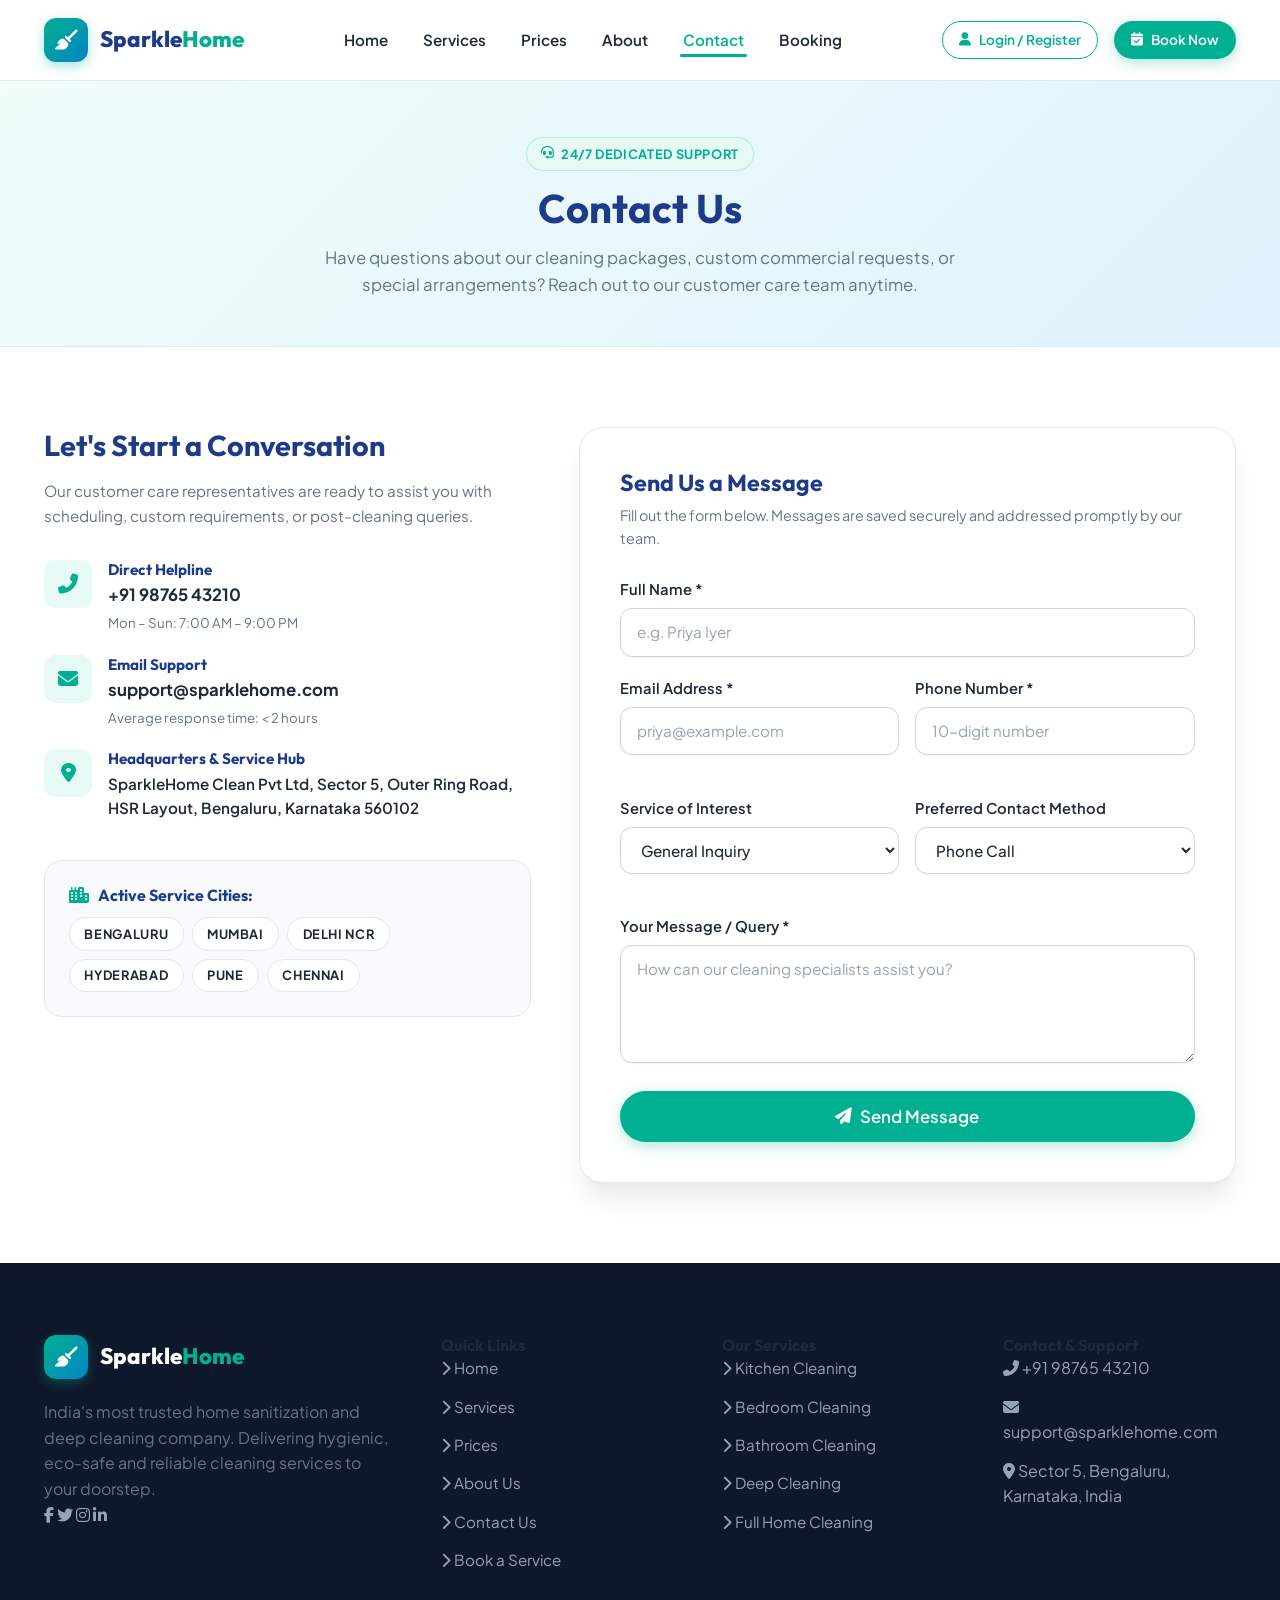
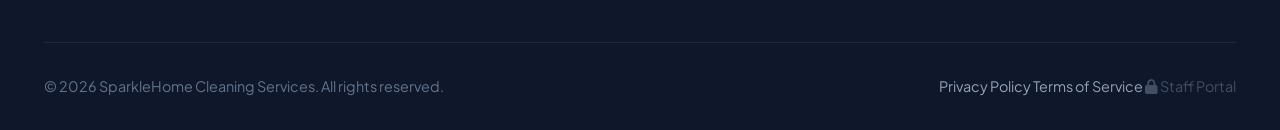
<file: Frontend/contact.html>
<!DOCTYPE html>
<html lang="en">
<head>
  <meta charset="UTF-8">
  <meta name="viewport" content="width=device-width, initial-scale=1.0">
  <title>Contact Us - SparkleHome Cleaning</title>
  <!-- Resource Hints & DNS Prefetch -->
  <link rel="dns-prefetch" href="https://cdnjs.cloudflare.com">
  <link rel="dns-prefetch" href="https://fonts.googleapis.com">
  <link rel="dns-prefetch" href="https://fonts.gstatic.com">
  <link rel="preconnect" href="https://cdnjs.cloudflare.com" crossorigin>
  <link rel="preconnect" href="https://fonts.googleapis.com">
  <link rel="preconnect" href="https://fonts.gstatic.com" crossorigin>

  <link rel="stylesheet" href="css/style.css">
  <!-- Font Awesome 6 Icons -->
  <link rel="stylesheet" href="https://cdnjs.cloudflare.com/ajax/libs/font-awesome/6.4.0/css/all.min.css">
  <!-- Google Fonts -->
  <link href="https://fonts.googleapis.com/css2?family=Outfit:wght@400;500;600;700;800&family=Plus+Jakarta+Sans:wght@300;400;500;600;700;800&display=swap" rel="stylesheet">
</head>
<body>

  <!-- Skip Navigation Link for Accessibility -->
  <a href="#main-content" class="skip-to-content" style="position: absolute; top: -100px; left: 16px; z-index: 9999; padding: 8px 16px; background: #000; color: #fff; text-decoration: none; border-radius: 4px; transition: top 0.2s;" onfocus="this.style.top='16px'" onblur="this.style.top='-100px'">Skip to main content</a>

  <!-- Site Navigation Bar -->
  <header class="site-header" role="banner">
    <div class="container">
      <nav class="navbar" role="navigation" aria-label="Main Navigation">
        <a href="index.html" class="brand-logo">
          <div class="logo-icon"><i class="fas fa-broom"></i></div>
          <div class="brand-text">Sparkle<span>Home</span></div>
        </a>

        <ul class="nav-menu" id="navMenu">
          <li><a href="index.html" class="nav-link">Home</a></li>
          <li><a href="services.html" class="nav-link">Services</a></li>
          <li><a href="prices.html" class="nav-link">Prices</a></li>
          <li><a href="about.html" class="nav-link">About</a></li>
          <li><a href="contact.html" class="nav-link active">Contact</a></li>
          <li><a href="booking.html" class="nav-link">Booking</a></li>
        </ul>

        <div class="nav-actions" id="navAuthActions">
          <a href="login.html" class="btn btn-outline-primary btn-sm">
            <i class="fas fa-user"></i> Login / Register
          </a>
          <a href="booking.html" class="btn btn-primary btn-sm">
            <i class="fas fa-calendar-check"></i> Book Now
          </a>
        </div>

        <button class="mobile-toggle" id="mobileToggle" aria-label="Toggle Navigation">
          <i class="fas fa-bars"></i>
        </button>
      </nav>
    </div>
  </header>

  <main id="main-content" role="main">
    <!-- Contact Banner -->
    <section class="page-header" style="background: linear-gradient(135deg, #f0fdf9 0%, #e0f2fe 100%); padding: 3.5rem 0 3rem; text-align: center; border-bottom: 1px solid var(--border-color);">
      <div class="container">
        <span class="badge badge-primary" style="margin-bottom: 0.75rem;">
          <i class="fas fa-headset"></i> 24/7 Dedicated Support
        </span>
        <h1 style="font-size: 2.5rem; margin-bottom: 0.75rem; color: var(--secondary);">
          Contact Us
        </h1>
        <p style="max-width: 650px; margin: 0 auto; color: var(--text-muted); font-size: 1.05rem;">
          Have questions about our cleaning packages, custom commercial requests, or special arrangements? Reach out to our customer care team anytime.
        </p>
      </div>
    </section>

    <!-- Contact Info Cards & Form Grid -->
    <section class="section-padding">
      <div class="container">
        <div style="display: grid; grid-template-columns: 1fr 1.35fr; gap: 3rem;" class="contact-layout-grid">
          
          <!-- Left: Contact Details & Service Locations -->
          <div>
            <h2 style="font-size: 1.8rem; color: var(--secondary); margin-bottom: 1rem;">Let's Start a Conversation</h2>
            <p style="color: var(--text-muted); margin-bottom: 2rem; font-size: 0.95rem; line-height: 1.6;">
              Our customer care representatives are ready to assist you with scheduling, custom requirements, or post-cleaning queries.
            </p>

            <!-- Info Items -->
            <div style="display: flex; flex-direction: column; gap: 1.25rem; margin-bottom: 2.5rem;">
              
              <div style="display: flex; gap: 1rem; align-items: flex-start;">
                <div style="width: 48px; height: 48px; border-radius: 12px; background: var(--primary-light); color: var(--primary); display: flex; align-items: center; justify-content: center; font-size: 1.25rem; flex-shrink: 0;">
                  <i class="fas fa-phone-alt"></i>
                </div>
                <div>
                  <h4 style="font-size: 0.95rem; color: var(--secondary); margin-bottom: 0.2rem;">Direct Helpline</h4>
                  <div style="font-size: 1.05rem; font-weight: 700; color: var(--text-main);">+91 98765 43210</div>
                  <small style="color: var(--text-muted);">Mon – Sun: 7:00 AM – 9:00 PM</small>
                </div>
              </div>

              <div style="display: flex; gap: 1rem; align-items: flex-start;">
                <div style="width: 48px; height: 48px; border-radius: 12px; background: var(--primary-light); color: var(--primary); display: flex; align-items: center; justify-content: center; font-size: 1.25rem; flex-shrink: 0;">
                  <i class="fas fa-envelope"></i>
                </div>
                <div>
                  <h4 style="font-size: 0.95rem; color: var(--secondary); margin-bottom: 0.2rem;">Email Support</h4>
                  <div style="font-size: 1.05rem; font-weight: 700; color: var(--text-main);">support@sparklehome.com</div>
                  <small style="color: var(--text-muted);">Average response time: &lt; 2 hours</small>
                </div>
              </div>

              <div style="display: flex; gap: 1rem; align-items: flex-start;">
                <div style="width: 48px; height: 48px; border-radius: 12px; background: var(--primary-light); color: var(--primary); display: flex; align-items: center; justify-content: center; font-size: 1.25rem; flex-shrink: 0;">
                  <i class="fas fa-map-marker-alt"></i>
                </div>
                <div>
                  <h4 style="font-size: 0.95rem; color: var(--secondary); margin-bottom: 0.2rem;">Headquarters & Service Hub</h4>
                  <div style="font-size: 0.95rem; font-weight: 600; color: var(--text-main);">
                    SparkleHome Clean Pvt Ltd, Sector 5, Outer Ring Road, HSR Layout, Bengaluru, Karnataka 560102
                  </div>
                </div>
              </div>

            </div>

            <!-- Active Service Locations Card -->
            <div style="background: var(--bg-subtle); padding: 1.5rem; border-radius: var(--radius-lg); border: 1px solid var(--border-color);">
              <h4 style="font-size: 1rem; color: var(--secondary); margin-bottom: 0.75rem;">
                <i class="fas fa-city" style="color: var(--primary); margin-right: 6px;"></i> Active Service Cities:
              </h4>
              <div style="display: flex; flex-wrap: wrap; gap: 0.5rem;">
                <span class="badge" style="background: #ffffff; border: 1px solid var(--border-color); color: var(--text-main);">Bengaluru</span>
                <span class="badge" style="background: #ffffff; border: 1px solid var(--border-color); color: var(--text-main);">Mumbai</span>
                <span class="badge" style="background: #ffffff; border: 1px solid var(--border-color); color: var(--text-main);">Delhi NCR</span>
                <span class="badge" style="background: #ffffff; border: 1px solid var(--border-color); color: var(--text-main);">Hyderabad</span>
                <span class="badge" style="background: #ffffff; border: 1px solid var(--border-color); color: var(--text-main);">Pune</span>
                <span class="badge" style="background: #ffffff; border: 1px solid var(--border-color); color: var(--text-main);">Chennai</span>
              </div>
            </div>
          </div>

          <!-- Right: Contact Form -->
          <div>
            <div style="background: #ffffff; border-radius: var(--radius-xl); padding: 2.5rem; box-shadow: var(--shadow-xl); border: 1px solid var(--border-color);">
              <h3 style="font-size: 1.45rem; color: var(--secondary); margin-bottom: 0.4rem;">Send Us a Message</h3>
              <p style="font-size: 0.9rem; color: var(--text-muted); margin-bottom: 1.75rem;">
                Fill out the form below. Messages are saved securely and addressed promptly by our team.
              </p>

              <form id="contactForm" onsubmit="handleContactSubmit(event)" novalidate>
                <div class="form-group" style="margin-bottom: 1.25rem;">
                  <label for="contactName" style="display: block; font-weight: 600; font-size: 0.92rem; margin-bottom: 0.4rem;">
                    Full Name *
                  </label>
                  <input type="text" id="contactName" class="form-control" placeholder="e.g. Priya Iyer" autocomplete="name" minlength="2" required aria-required="true">
                </div>

                <div style="display: grid; grid-template-columns: 1fr 1fr; gap: 1rem; margin-bottom: 1.25rem;">
                  <div class="form-group">
                    <label for="contactEmail" style="display: block; font-weight: 600; font-size: 0.92rem; margin-bottom: 0.4rem;">
                      Email Address *
                    </label>
                    <input type="email" id="contactEmail" class="form-control" placeholder="priya@example.com" autocomplete="email" required aria-required="true">
                  </div>

                  <div class="form-group">
                    <label for="contactPhone" style="display: block; font-weight: 600; font-size: 0.92rem; margin-bottom: 0.4rem;">
                      Phone Number *
                    </label>
                    <input type="tel" id="contactPhone" class="form-control" placeholder="10-digit number" maxlength="10" pattern="[0-9]{10}" inputmode="numeric" autocomplete="tel" title="Please enter a valid 10-digit number" required aria-required="true">
                  </div>
                </div>

                <div style="display: grid; grid-template-columns: 1fr 1fr; gap: 1rem; margin-bottom: 1.25rem;">
                  <div class="form-group">
                    <label for="contactService" style="display: block; font-weight: 600; font-size: 0.92rem; margin-bottom: 0.4rem;">
                      Service of Interest
                    </label>
                    <select id="contactService" class="form-control" style="background-color: #fff;">
                      <option value="general">General Inquiry</option>
                      <option value="deep-cleaning">Deep Home Cleaning</option>
                      <option value="regular-cleaning">Regular Maid / Maintenance</option>
                      <option value="kitchen-cleaning">Intensive Kitchen Cleaning</option>
                      <option value="bathroom-cleaning">Sanitizing Bathroom Deep Clean</option>
                      <option value="sofa-carpet">Sofa & Carpet Shampooing</option>
                      <option value="move-in-out">Move-In / Move-Out Cleaning</option>
                    </select>
                  </div>

                  <div class="form-group">
                    <label for="preferredContactMethod" style="display: block; font-weight: 600; font-size: 0.92rem; margin-bottom: 0.4rem;">
                      Preferred Contact Method
                    </label>
                    <select id="preferredContactMethod" class="form-control" style="background-color: #fff;">
                      <option value="phone">Phone Call</option>
                      <option value="whatsapp">WhatsApp</option>
                      <option value="email">Email</option>
                    </select>
                  </div>
                </div>

                <div class="form-group" style="margin-bottom: 1.75rem;">
                  <label for="contactMessage" style="display: block; font-weight: 600; font-size: 0.92rem; margin-bottom: 0.4rem;">
                    Your Message / Query *
                  </label>
                  <textarea id="contactMessage" class="form-control" rows="4" maxlength="1000" placeholder="How can our cleaning specialists assist you?" required aria-required="true"></textarea>
                </div>

                <button type="submit" class="btn btn-primary btn-block btn-lg">
                  <i class="fas fa-paper-plane"></i> Send Message
                </button>
              </form>
            </div>
          </div>

        </div>
      </div>
    </section>
  </main>

  <!-- Site Footer -->
  <footer class="site-footer" role="contentinfo">
    <div class="container">
      <div class="footer-grid">
        <div class="footer-brand">
          <a href="index.html" class="brand-logo" style="color: #ffffff; margin-bottom: 1.25rem;">
            <div class="logo-icon"><i class="fas fa-broom"></i></div>
            <div class="brand-text" style="color:#fff;">Sparkle<span>Home</span></div>
          </a>
          <p class="footer-about">
            India's most trusted home sanitization and deep cleaning company. Delivering hygienic, eco-safe and reliable cleaning services to your doorstep.
          </p>
          <div class="footer-socials">
            <a href="#" aria-label="Facebook"><i class="fab fa-facebook-f"></i></a>
            <a href="#" aria-label="Twitter"><i class="fab fa-twitter"></i></a>
            <a href="#" aria-label="Instagram"><i class="fab fa-instagram"></i></a>
            <a href="#" aria-label="LinkedIn"><i class="fab fa-linkedin-in"></i></a>
          </div>
        </div>

        <div class="footer-nav-col">
          <h4 class="footer-title">Quick Links</h4>
          <ul class="footer-links">
            <li><a href="index.html"><i class="fas fa-chevron-right"></i> Home</a></li>
            <li><a href="services.html"><i class="fas fa-chevron-right"></i> Services</a></li>
            <li><a href="prices.html"><i class="fas fa-chevron-right"></i> Prices</a></li>
            <li><a href="about.html"><i class="fas fa-chevron-right"></i> About Us</a></li>
            <li><a href="contact.html"><i class="fas fa-chevron-right"></i> Contact Us</a></li>
            <li><a href="booking.html"><i class="fas fa-chevron-right"></i> Book a Service</a></li>
          </ul>
        </div>

        <div class="footer-nav-col">
          <h4 class="footer-title">Our Services</h4>
          <ul class="footer-links">
            <li><a href="services.html"><i class="fas fa-chevron-right"></i> Kitchen Cleaning</a></li>
            <li><a href="services.html"><i class="fas fa-chevron-right"></i> Bedroom Cleaning</a></li>
            <li><a href="services.html"><i class="fas fa-chevron-right"></i> Bathroom Cleaning</a></li>
            <li><a href="services.html"><i class="fas fa-chevron-right"></i> Deep Cleaning</a></li>
            <li><a href="services.html"><i class="fas fa-chevron-right"></i> Full Home Cleaning</a></li>
          </ul>
        </div>

        <div class="footer-nav-col">
          <h4 class="footer-title">Contact & Support</h4>
          <ul class="footer-links footer-contact-info">
            <li><i class="fas fa-phone-alt"></i> +91 98765 43210</li>
            <li><i class="fas fa-envelope"></i> support@sparklehome.com</li>
            <li><i class="fas fa-map-marker-alt"></i> Sector 5, Bengaluru, Karnataka, India</li>
          </ul>
        </div>
      </div>

      <div class="footer-bottom">
        <p>&copy; 2026 SparkleHome Cleaning Services. All rights reserved.</p>
        <div class="footer-bottom-links">
          <a href="#">Privacy Policy</a>
          <a href="#">Terms of Service</a>
          <a href="admin-login.html" style="color: var(--text-muted); opacity: 0.6;"><i class="fas fa-lock"></i> Staff Portal</a>
        </div>
      </div>
    </div>
  </footer>

  <script src="js/main.js"></script>
  <script>
    function handleContactSubmit(e) {
      e.preventDefault();
      const name = document.getElementById("contactName").value.trim();
      const email = document.getElementById("contactEmail").value.trim();
      const phone = document.getElementById("contactPhone").value.trim();
      const message = document.getElementById("contactMessage").value.trim();

      if (!name || !email || !phone || !message) {
        showToast("Please fill in all contact fields.", "error");
        return;
      }

      const emailRegex = /^[^\s@]+@[^\s@]+\.[^\s@]+$/;
      if (!emailRegex.test(email)) {
        showToast("Please provide a valid email address.", "error");
        return;
      }

      const phoneRegex = /^[6-9]\d{9}$/;
      if (!phoneRegex.test(phone)) {
        showToast("Please provide a valid 10-digit phone number.", "error");
        return;
      }

      const newMessage = {
        id: Date.now(),
        name: name,
        email: email,
        phone: phone,
        message: message,
        createdAt: new Date().toISOString()
      };

      const messages = JSON.parse(localStorage.getItem("shc_messages")) || [];
      messages.unshift(newMessage);
      localStorage.setItem("shc_messages", JSON.stringify(messages));

      showToast("Thank you! Your message has been sent successfully.", "success");
      document.getElementById("contactForm").reset();
    }
  </script>
</body>
</html>
</file>
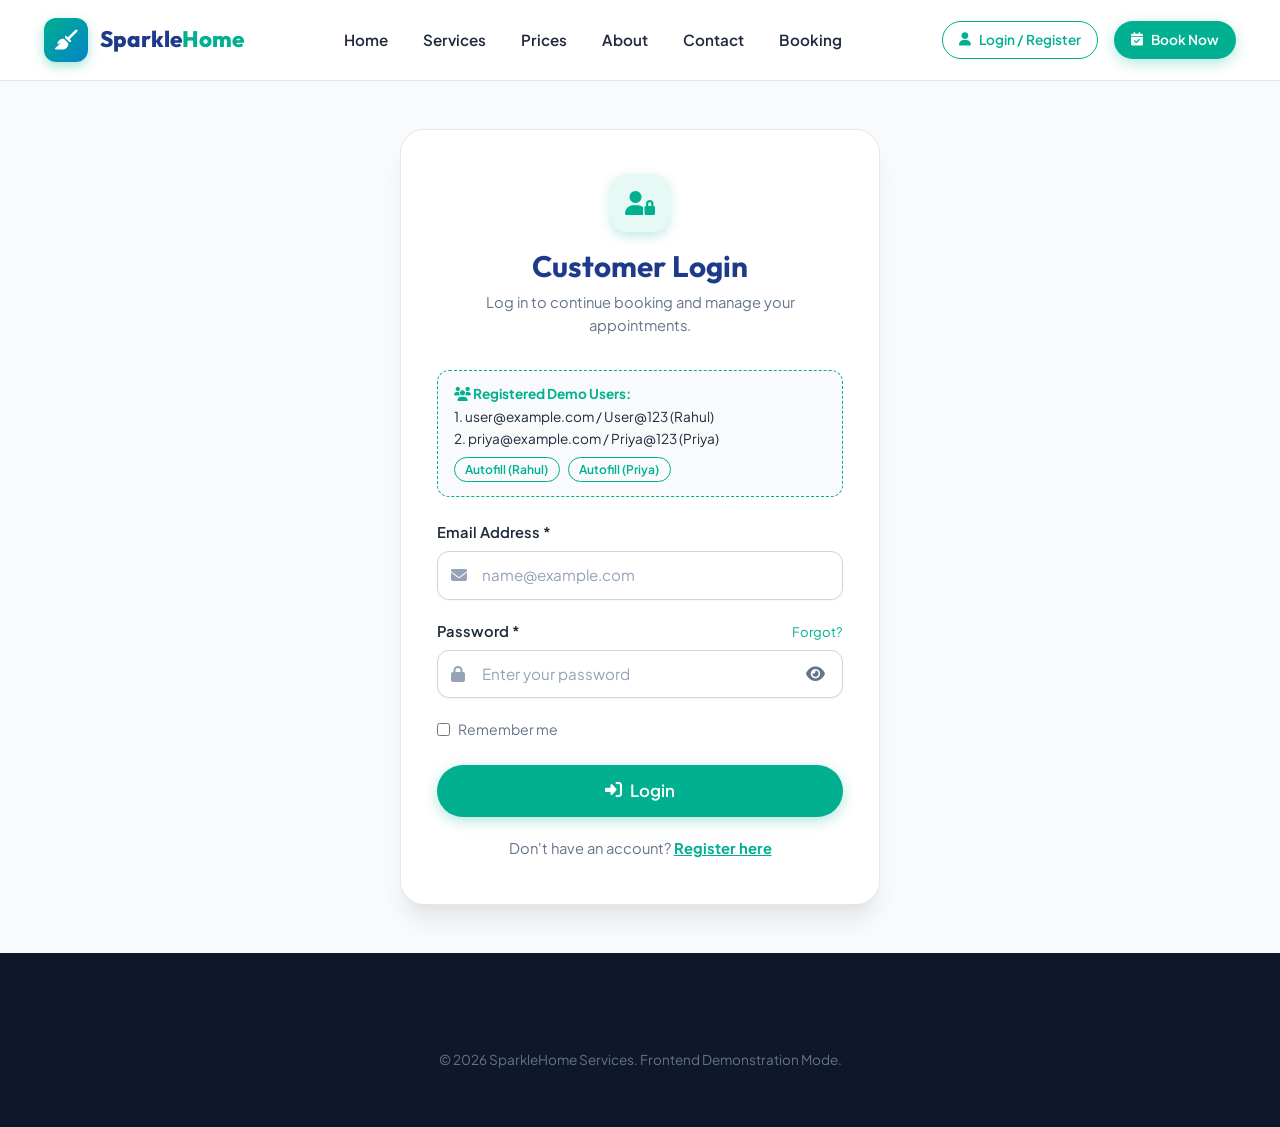
<file: Frontend/login.html>
<!DOCTYPE html>
<html lang="en">

<head>
  <meta charset="UTF-8">
  <meta name="viewport" content="width=device-width, initial-scale=1.0">
  <title>User Login - SparkleHome Cleaning</title>
  <link rel="stylesheet" href="css/style.css">
  <!-- Font Awesome 6 Icons -->
  <link rel="stylesheet" href="https://cdnjs.cloudflare.com/ajax/libs/font-awesome/6.4.0/css/all.min.css">
  <!-- Google Fonts -->
  <link rel="preconnect" href="https://fonts.googleapis.com">
  <link rel="preconnect" href="https://fonts.gstatic.com" crossorigin>
  <link
    href="https://fonts.googleapis.com/css2?family=Outfit:wght@400;500;600;700;800&family=Plus+Jakarta+Sans:wght@300;400;500;600;700;800&display=swap"
    rel="stylesheet">
</head>

<body style="background: var(--bg-subtle);">

  <!-- Site Navigation Bar -->
  <header class="site-header">
    <div class="container">
      <nav class="navbar">
        <a href="index.html" class="brand-logo">
          <div class="logo-icon"><i class="fas fa-broom"></i></div>
          <div class="brand-text">Sparkle<span>Home</span></div>
        </a>

        <ul class="nav-menu" id="navMenu">
          <li><a href="index.html" class="nav-link">Home</a></li>
          <li><a href="services.html" class="nav-link">Services</a></li>
          <li><a href="prices.html" class="nav-link">Prices</a></li>
          <li><a href="about.html" class="nav-link">About</a></li>
          <li><a href="contact.html" class="nav-link">Contact</a></li>
          <li><a href="booking.html" class="nav-link">Booking</a></li>
        </ul>

        <div class="nav-actions" id="navAuthActions">
          <a href="login.html" class="btn btn-primary btn-sm">
            <i class="fas fa-user"></i> Login
          </a>
        </div>

        <button class="mobile-toggle" id="mobileToggle" aria-label="Toggle Navigation">
          <i class="fas fa-bars"></i>
        </button>
      </nav>
    </div>
  </header>

  <main
    style="display: flex; align-items: center; justify-content: center; min-height: calc(100vh - 160px); padding: 3rem 1.5rem;">
    <div class="auth-card"
      style="width: 100%; max-width: 480px; background: #ffffff; border-radius: var(--radius-xl); padding: 2.75rem 2.25rem; box-shadow: var(--shadow-xl); border: 1px solid var(--border-color);">

      <!-- Auth Header -->
      <div style="text-align: center; margin-bottom: 2rem;">
        <div
          style="width: 58px; height: 58px; background: var(--primary-light); color: var(--primary); border-radius: 16px; display: flex; align-items: center; justify-content: center; font-size: 1.5rem; margin: 0 auto 1rem; box-shadow: 0 4px 12px rgba(0, 176, 144, 0.25);">
          <i class="fas fa-user-lock"></i>
        </div>
        <h1 style="font-size: 1.85rem; color: var(--secondary); margin-bottom: 0.35rem;">Customer Login</h1>
        <p style="font-size: 0.92rem; color: var(--text-muted);">
          Log in to continue booking and manage your appointments.
        </p>
      </div>

      <!-- Quick Demo Credentials Box -->
          <div
            style="background: #f8fafc; border: 1px dashed var(--primary); border-radius: var(--radius-md); padding: 0.85rem 1rem; margin-bottom: 1.5rem;">
            <div style="font-size: 0.85rem; color: var(--text-main); margin-bottom: 0.5rem; line-height: 1.5;">
              <strong style="color: var(--primary);"><i class="fas fa-users"></i> Registered Demo Users:</strong><br>
              <span style="display:inline-block; margin-top:2px;">1. user@example.com / User@123 (Rahul)</span><br>
              <span style="display:inline-block; margin-top:2px;">2. priya@example.com / Priya@123 (Priya)</span>
            </div>
            <div style="display: flex; gap: 0.5rem; flex-wrap: wrap;">
              <button type="button" id="fillDemoUserBtn" class="btn btn-outline-primary btn-sm"
                style="padding: 0.25rem 0.65rem; font-size: 0.75rem;">
                Autofill (Rahul)
              </button>
              <button type="button" id="fillDemoUser2Btn" class="btn btn-outline-primary btn-sm"
                style="padding: 0.25rem 0.65rem; font-size: 0.75rem;">
                Autofill (Priya)
              </button>
            </div>
          </div>

          <!-- Login Form -->
          <form id="userLoginForm" novalidate>
            <div class="form-group" style="margin-bottom: 1.25rem;">
              <label for="loginEmail"
                style="display: block; font-weight: 600; font-size: 0.92rem; margin-bottom: 0.4rem;">
                Email Address *
              </label>
              <div style="position: relative;">
                <i class="fas fa-envelope"
                  style="position: absolute; left: 14px; top: 50%; transform: translateY(-50%); color: var(--text-light);"></i>
                <input type="email" id="loginEmail" class="form-control" placeholder="name@example.com"
                  style="padding-left: 2.5rem;" required>
              </div>
            </div>

            <div class="form-group" style="margin-bottom: 1.25rem;">
              <div style="display: flex; justify-content: space-between; align-items: center; margin-bottom: 0.4rem;">
                <label for="loginPassword" style="font-weight: 600; font-size: 0.92rem; margin: 0;">Password *</label>
                <a href="#" style="font-size: 0.82rem; color: var(--primary); text-decoration: none;">Forgot?</a>
              </div>
              <div style="position: relative;">
                <i class="fas fa-lock"
                  style="position: absolute; left: 14px; top: 50%; transform: translateY(-50%); color: var(--text-light);"></i>
                <input type="password" id="loginPassword" class="form-control" placeholder="Enter your password"
                  style="padding-left: 2.5rem; padding-right: 2.5rem;" required>
                <button type="button" class="password-toggle-btn" data-target="loginPassword"
                  style="position: absolute; right: 12px; top: 50%; transform: translateY(-50%); background: none; border: none; color: var(--text-muted); cursor: pointer;"
                  aria-label="Toggle password visibility">
                  <i class="fas fa-eye"></i>
                </button>
              </div>
            </div>

            <div style="display: flex; align-items: center; justify-content: space-between; margin-bottom: 1.5rem;">
              <label
                style="display: flex; align-items: center; gap: 0.5rem; font-size: 0.88rem; color: var(--text-muted); cursor: pointer;">
                <input type="checkbox" id="rememberMe" style="accent-color: var(--primary);">
                Remember me
              </label>
            </div>

            <button type="submit" class="btn btn-primary btn-block btn-lg" style="margin-bottom: 1.25rem;">
              <i class="fas fa-sign-in-alt"></i> Login
            </button>

            <div style="text-align: center; font-size: 0.92rem; color: var(--text-muted);">
              Don't have an account? <a href="register.html"
                style="color: var(--primary); font-weight: 700; text-decoration: underline;">Register here</a>
            </div>
          </form>

        </div>
  </main>

  <footer class="site-footer">
    <div class="container" style="text-align: center; padding: 1.5rem 0;">
      <p style="color: var(--text-muted); font-size: 0.85rem;">
        &copy; 2026 SparkleHome Services. Frontend Demonstration Mode.
      </p>
    </div>
  </footer>

  <script src="js/main.js"></script>
  <script src="js/auth.js"></script>
</body>

</html>
</file>
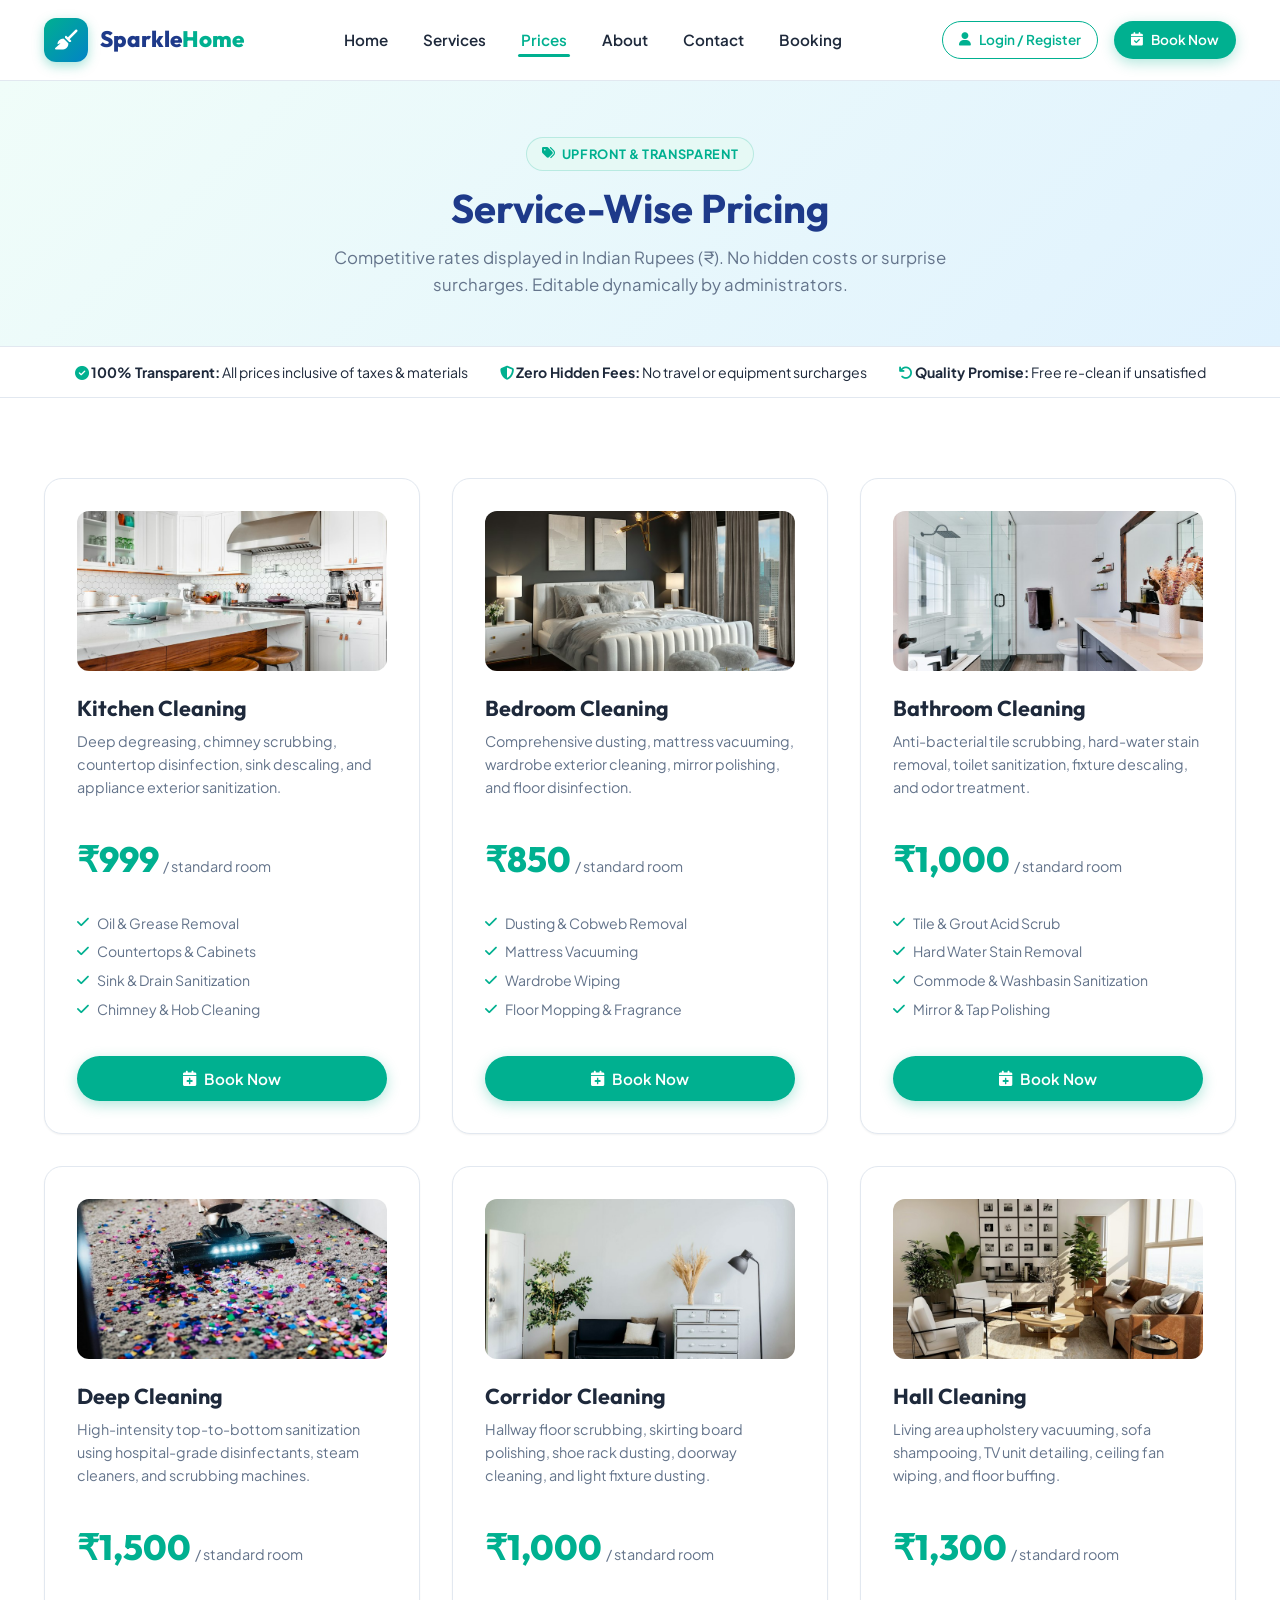
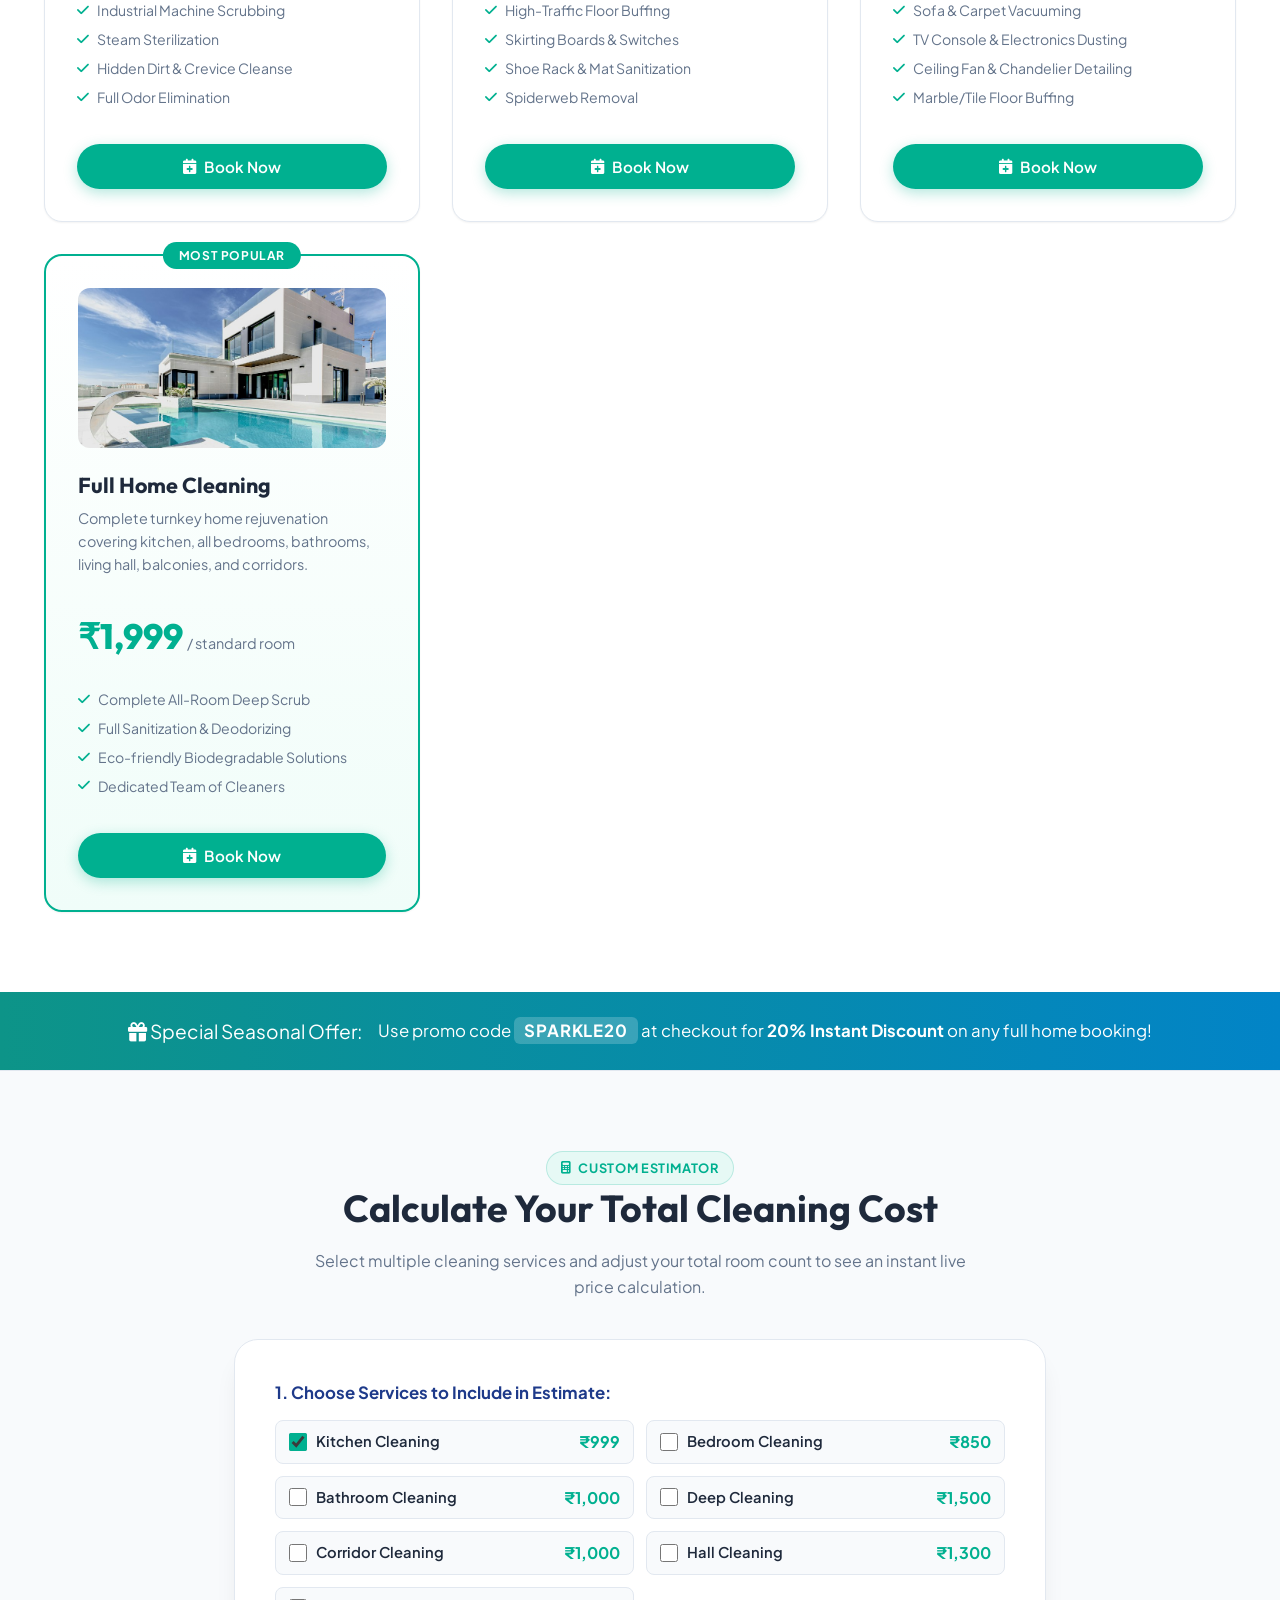
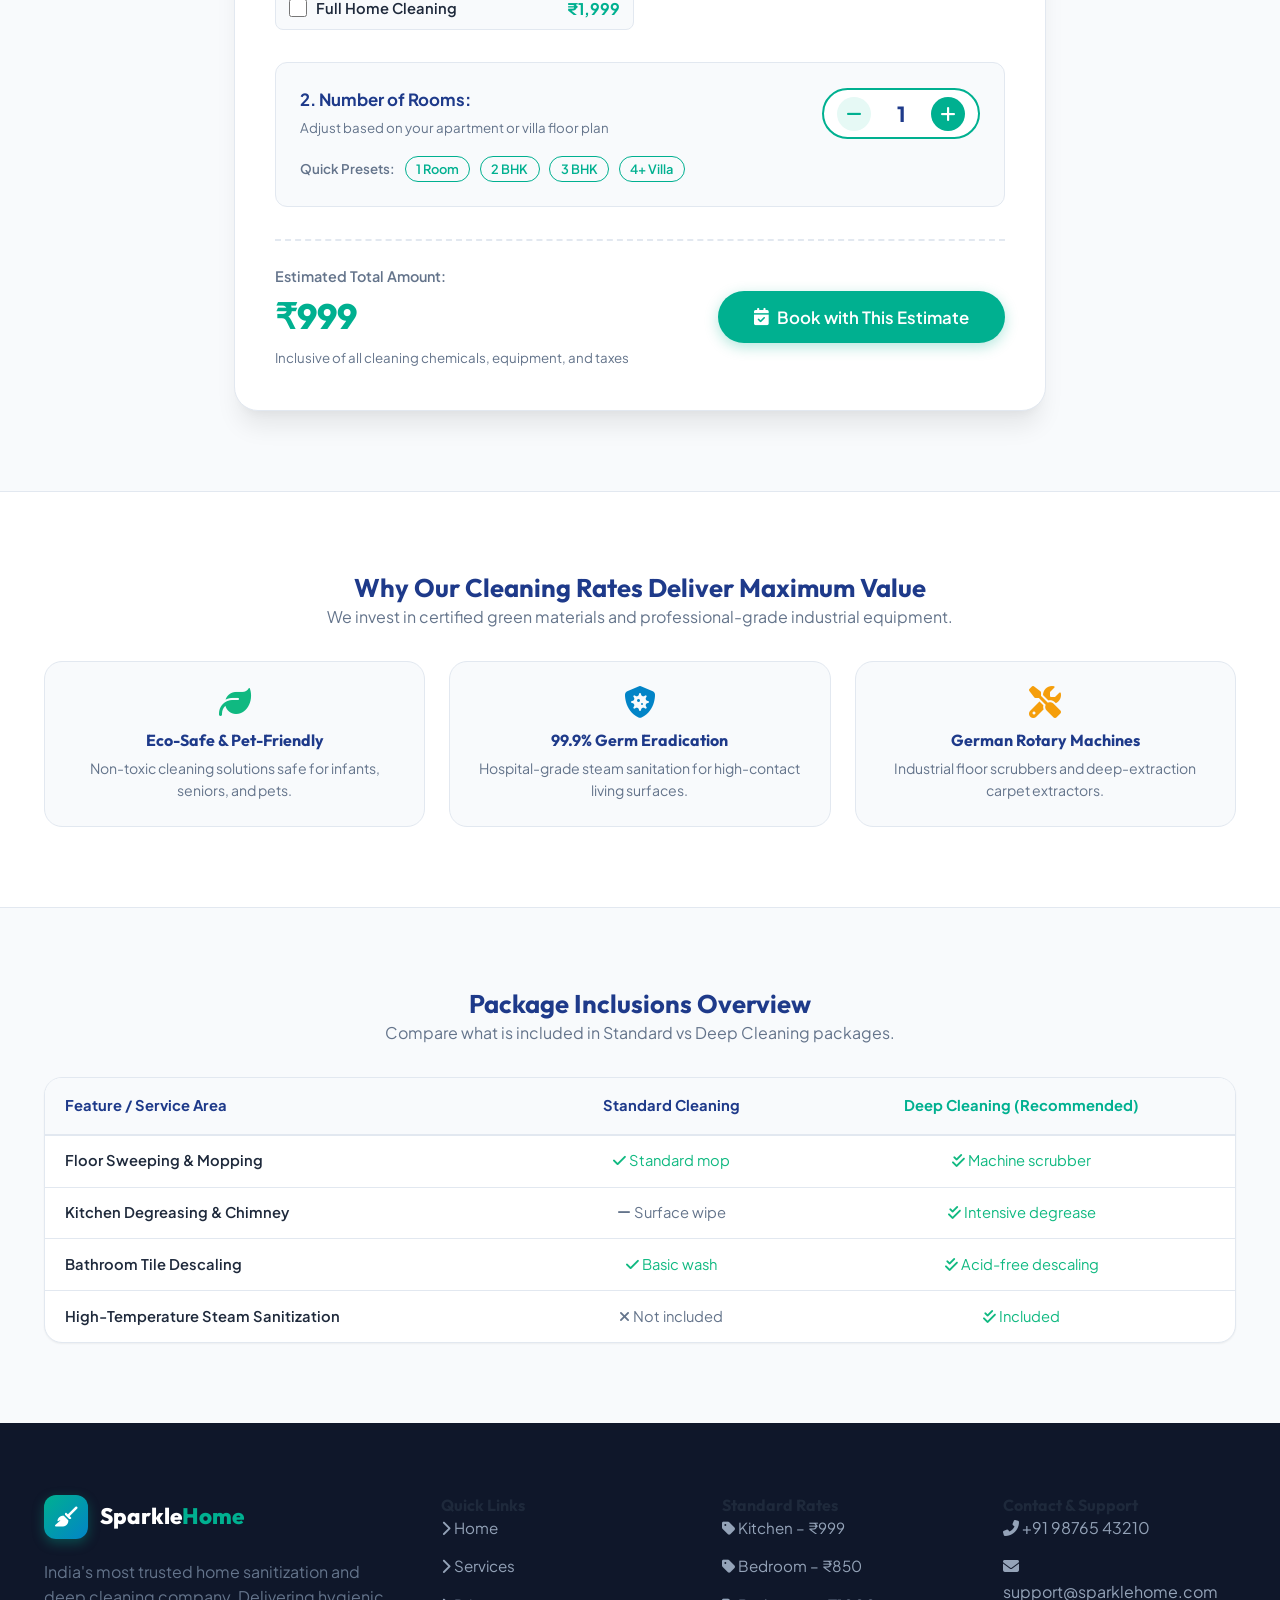
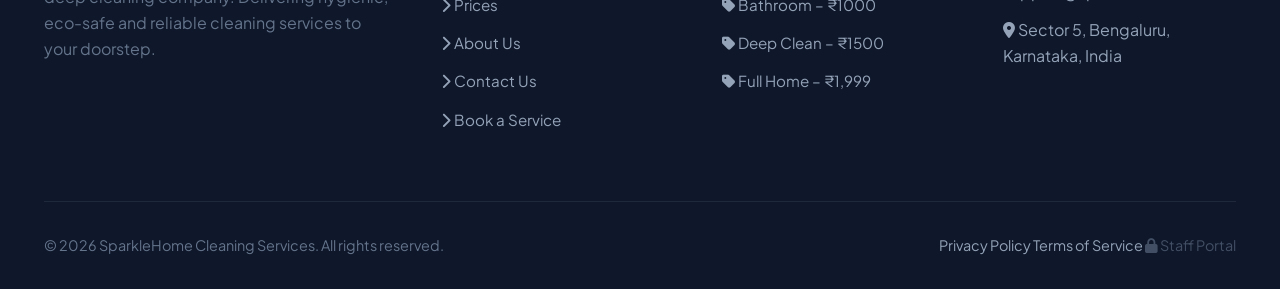
<file: Frontend/prices.html>
<!DOCTYPE html>
<html lang="en">
<head>
  <meta charset="UTF-8">
  <meta name="viewport" content="width=device-width, initial-scale=1.0">
  <meta name="description" content="Transparent and affordable home cleaning rates in Bengaluru. Compare prices for Deep Cleaning, Kitchen Cleaning, Bathroom Sanitization, and Sofa Care.">
  <meta property="og:title" content="Service Pricing - SparkleHome Cleaning Services">
  <meta property="og:description" content="Clear, upfront pricing with zero hidden surcharges. Calculate your custom cleaning cost online.">
  <meta property="og:type" content="website">
  <title>Service Pricing - SparkleHome Cleaning</title>
  <link rel="stylesheet" href="css/style.css">
  <!-- Font Awesome 6 Icons -->
  <link rel="stylesheet" href="https://cdnjs.cloudflare.com/ajax/libs/font-awesome/6.4.0/css/all.min.css">
  <!-- Google Fonts -->
  <link rel="preconnect" href="https://fonts.googleapis.com">
  <link rel="preconnect" href="https://fonts.gstatic.com" crossorigin>
  <link href="https://fonts.googleapis.com/css2?family=Outfit:wght@400;500;600;700;800&family=Plus+Jakarta+Sans:wght@300;400;500;600;700;800&display=swap" rel="stylesheet">
</head>
<body>

  <!-- Site Navigation Bar -->
  <header class="site-header">
    <div class="container">
      <nav class="navbar">
        <a href="index.html" class="brand-logo">
          <div class="logo-icon"><i class="fas fa-broom"></i></div>
          <div class="brand-text">Sparkle<span>Home</span></div>
        </a>

        <ul class="nav-menu" id="navMenu">
          <li><a href="index.html" class="nav-link">Home</a></li>
          <li><a href="services.html" class="nav-link">Services</a></li>
          <li><a href="prices.html" class="nav-link active">Prices</a></li>
          <li><a href="about.html" class="nav-link">About</a></li>
          <li><a href="contact.html" class="nav-link">Contact</a></li>
          <li><a href="booking.html" class="nav-link">Booking</a></li>
        </ul>

        <div class="nav-actions" id="navAuthActions">
          <a href="login.html" class="btn btn-outline-primary btn-sm">
            <i class="fas fa-user"></i> Login / Register
          </a>
          <a href="booking.html" class="btn btn-primary btn-sm">
            <i class="fas fa-calendar-check"></i> Book Now
          </a>
        </div>

        <button class="mobile-toggle" id="mobileToggle" aria-label="Toggle Navigation">
          <i class="fas fa-bars"></i>
        </button>
      </nav>
    </div>
  </header>

  <main>
    <!-- Page Header Banner -->
    <section class="page-header" style="background: linear-gradient(135deg, #f0fdf9 0%, #e0f2fe 100%); padding: 3.5rem 0 3rem; text-align: center; border-bottom: 1px solid var(--border-color);">
      <div class="container">
        <span class="badge badge-primary" style="margin-bottom: 0.75rem;">
          <i class="fas fa-tags"></i> Upfront & Transparent
        </span>
        <h1 style="font-size: 2.5rem; margin-bottom: 0.75rem; color: var(--secondary);">
          Service-Wise Pricing
        </h1>
        <p style="max-width: 650px; margin: 0 auto; color: var(--text-muted); font-size: 1.05rem;">
          Competitive rates displayed in Indian Rupees (₹). No hidden costs or surprise surcharges. Editable dynamically by administrators.
        </p>
      </div>
    </section>

    <!-- Transparent Pricing Guarantee Note -->
    <div style="background: #ffffff; border-bottom: 1px solid var(--border-color); padding: 0.85rem 0;">
      <div class="container" style="display: flex; justify-content: center; gap: 2rem; flex-wrap: wrap; font-size: 0.88rem; color: var(--text-main);">
        <span><i class="fas fa-check-circle" style="color: var(--primary);"></i> <strong>100% Transparent:</strong> All prices inclusive of taxes & materials</span>
        <span><i class="fas fa-shield-alt" style="color: var(--primary);"></i> <strong>Zero Hidden Fees:</strong> No travel or equipment surcharges</span>
        <span><i class="fas fa-undo" style="color: var(--primary);"></i> <strong>Quality Promise:</strong> Free re-clean if unsatisfied</span>
      </div>
    </div>

    <!-- Pricing Cards Grid -->
    <section class="section-padding">
      <div class="container">
        <!-- Rendered dynamically by js/prices.js using getAppServices() -->
        <div class="pricing-grid" id="pricingCardsGrid">
          <!-- Populated by js/prices.js -->
        </div>
      </div>
    </section>

    <!-- Seasonal Promotional Coupon Highlight -->
    <section style="background: linear-gradient(90deg, #0d9488 0%, #0284c7 100%); color: #ffffff; padding: 1.5rem 0; text-align: center;">
      <div class="container" style="display: flex; justify-content: center; align-items: center; gap: 1rem; flex-wrap: wrap;">
        <span style="font-size: 1.2rem;"><i class="fas fa-gift"></i> Special Seasonal Offer:</span>
        <span style="font-size: 1.05rem;">Use promo code <strong style="background: rgba(255,255,255,0.2); padding: 3px 10px; border-radius: 6px; letter-spacing: 0.05em;">SPARKLE20</strong> at checkout for <strong>20% Instant Discount</strong> on any full home booking!</span>
      </div>
    </section>

    <!-- Interactive Price Estimator & Calculator Section -->
    <section class="section-padding bg-subtle" style="border-top: 1px solid var(--border-color);">
      <div class="container container-narrow">
        <div class="section-header" style="margin-bottom: 2.5rem;">
          <span class="badge badge-primary"><i class="fas fa-calculator"></i> Custom Estimator</span>
          <h2 class="section-title">Calculate Your Total Cleaning Cost</h2>
          <p class="section-subtitle">
            Select multiple cleaning services and adjust your total room count to see an instant live price calculation.
          </p>
        </div>

        <div style="background: #ffffff; border-radius: var(--radius-xl); padding: 2.5rem; box-shadow: var(--shadow-xl); border: 1px solid var(--border-color);">
          <!-- Step 1: Select services -->
          <div style="margin-bottom: 2rem;">
            <label style="display: block; font-weight: 700; font-size: 1.05rem; margin-bottom: 0.8rem; color: var(--secondary);">
              1. Choose Services to Include in Estimate:
            </label>
            <div id="calcServicesList" style="display: grid; grid-template-columns: repeat(auto-fit, minmax(240px, 1fr)); gap: 0.75rem;">
              <!-- Dynamic checkboxes rendered by prices.js -->
            </div>
          </div>

          <!-- Step 2: Room Count with + and - -->
          <div style="margin-bottom: 2rem; padding: 1.5rem; background: var(--bg-subtle); border-radius: var(--radius-md); border: 1px solid var(--border-color);">
            <div style="display: flex; justify-content: space-between; align-items: center; flex-wrap: wrap; gap: 1rem;">
              <div>
                <label style="display: block; font-weight: 700; font-size: 1.05rem; color: var(--secondary);">
                  2. Number of Rooms:
                </label>
                <small style="color: var(--text-muted);">Adjust based on your apartment or villa floor plan</small>
              </div>
              <div style="display: flex; align-items: center; gap: 1rem; background: #ffffff; padding: 0.4rem 0.8rem; border-radius: var(--radius-pill); border: 2px solid var(--primary);">
                <button type="button" id="calcDecRooms" style="width: 34px; height: 34px; border-radius: 50%; border: none; background: var(--primary-light); color: var(--primary); font-weight: 800; font-size: 1.1rem; cursor: pointer; display: flex; align-items: center; justify-content: center;">
                  <i class="fas fa-minus"></i>
                </button>
                <span id="calcRoomCountVal" style="font-size: 1.3rem; font-weight: 800; min-width: 28px; text-align: center; color: var(--secondary);">1</span>
                <button type="button" id="calcIncRooms" style="width: 34px; height: 34px; border-radius: 50%; border: none; background: var(--primary); color: #ffffff; font-weight: 800; font-size: 1.1rem; cursor: pointer; display: flex; align-items: center; justify-content: center;">
                  <i class="fas fa-plus"></i>
                </button>
              </div>
            </div>
            <!-- Quick Preset Room Buttons -->
            <div style="display:flex; gap:0.6rem; margin-top:1rem; align-items:center;">
              <small style="color:var(--text-muted); font-weight:600;">Quick Presets:</small>
              <button type="button" class="btn btn-outline-primary btn-sm" onclick="setCalcRoomPreset(1)" style="padding:0.25rem 0.65rem; font-size:0.8rem;">1 Room</button>
              <button type="button" class="btn btn-outline-primary btn-sm" onclick="setCalcRoomPreset(2)" style="padding:0.25rem 0.65rem; font-size:0.8rem;">2 BHK</button>
              <button type="button" class="btn btn-outline-primary btn-sm" onclick="setCalcRoomPreset(3)" style="padding:0.25rem 0.65rem; font-size:0.8rem;">3 BHK</button>
              <button type="button" class="btn btn-outline-primary btn-sm" onclick="setCalcRoomPreset(4)" style="padding:0.25rem 0.65rem; font-size:0.8rem;">4+ Villa</button>
            </div>
          </div>

          <!-- Total Calculation Display & Book Action -->
          <div style="display: flex; justify-content: space-between; align-items: center; padding-top: 1.5rem; border-top: 2px dashed var(--border-color); flex-wrap: wrap; gap: 1.5rem;">
            <div>
              <span style="display: block; font-size: 0.9rem; color: var(--text-muted); font-weight: 600;">Estimated Total Amount:</span>
              <div id="calcTotalDisplay" style="font-size: 2.2rem; font-weight: 800; color: var(--primary); font-family: var(--font-heading);">
                ₹999
              </div>
              <small style="color: var(--text-muted);">Inclusive of all cleaning chemicals, equipment, and taxes</small>
            </div>
            <div>
              <button class="btn btn-primary btn-lg" onclick="bookFromCalculator()">
                <i class="fas fa-calendar-check"></i> Book with This Estimate
              </button>
            </div>
          </div>
        </div>
      </div>
    </section>

    <!-- Equipment & Chemical Safety Standards -->
    <section class="section-padding" style="background: #ffffff; border-top: 1px solid var(--border-color);">
      <div class="container">
        <div style="text-align: center; margin-bottom: 2rem;">
          <h3 style="font-size: 1.6rem; color: var(--secondary);">Why Our Cleaning Rates Deliver Maximum Value</h3>
          <p style="color: var(--text-muted);">We invest in certified green materials and professional-grade industrial equipment.</p>
        </div>
        <div style="display: grid; grid-template-columns: repeat(auto-fit, minmax(250px, 1fr)); gap: 1.5rem;">
          <div style="padding: 1.5rem; background: var(--bg-subtle); border-radius: var(--radius-lg); border: 1px solid var(--border-color); text-align: center;">
            <i class="fas fa-leaf" style="font-size: 2rem; color: #10b981; margin-bottom: 0.75rem;"></i>
            <h4 style="color: var(--secondary); margin-bottom: 0.4rem;">Eco-Safe & Pet-Friendly</h4>
            <p style="font-size: 0.88rem; color: var(--text-muted);">Non-toxic cleaning solutions safe for infants, seniors, and pets.</p>
          </div>
          <div style="padding: 1.5rem; background: var(--bg-subtle); border-radius: var(--radius-lg); border: 1px solid var(--border-color); text-align: center;">
            <i class="fas fa-shield-virus" style="font-size: 2rem; color: #0284c7; margin-bottom: 0.75rem;"></i>
            <h4 style="color: var(--secondary); margin-bottom: 0.4rem;">99.9% Germ Eradication</h4>
            <p style="font-size: 0.88rem; color: var(--text-muted);">Hospital-grade steam sanitation for high-contact living surfaces.</p>
          </div>
          <div style="padding: 1.5rem; background: var(--bg-subtle); border-radius: var(--radius-lg); border: 1px solid var(--border-color); text-align: center;">
            <i class="fas fa-tools" style="font-size: 2rem; color: #f59e0b; margin-bottom: 0.75rem;"></i>
            <h4 style="color: var(--secondary); margin-bottom: 0.4rem;">German Rotary Machines</h4>
            <p style="font-size: 0.88rem; color: var(--text-muted);">Industrial floor scrubbers and deep-extraction carpet extractors.</p>
          </div>
        </div>
      </div>
    </section>

    <!-- Package Comparison Table Section -->
    <section class="section-padding bg-subtle" style="border-top: 1px solid var(--border-color);">
      <div class="container">
        <div style="text-align: center; margin-bottom: 2rem;">
          <h3 style="font-size: 1.6rem; color: var(--secondary);">Package Inclusions Overview</h3>
          <p style="color: var(--text-muted);">Compare what is included in Standard vs Deep Cleaning packages.</p>
        </div>
        <div style="overflow-x: auto; background: #ffffff; border-radius: var(--radius-lg); border: 1px solid var(--border-color); box-shadow: var(--shadow-sm);">
          <table style="width: 100%; border-collapse: collapse; text-align: left; font-size: 0.92rem;">
            <caption class="sr-only" style="display:none;">Cleaning Package Service Comparison Table</caption>
            <thead>
              <tr style="background: var(--bg-subtle); border-bottom: 2px solid var(--border-color);">
                <th scope="col" style="padding: 1rem 1.25rem; color: var(--secondary);">Feature / Service Area</th>
                <th scope="col" style="padding: 1rem 1.25rem; color: var(--secondary); text-align: center;">Standard Cleaning</th>
                <th scope="col" style="padding: 1rem 1.25rem; color: var(--primary); text-align: center;">Deep Cleaning (Recommended)</th>
              </tr>
            </thead>
            <tbody>
              <tr style="border-bottom: 1px solid var(--border-color);">
                <td style="padding: 0.85rem 1.25rem; font-weight: 600;">Floor Sweeping & Mopping</td>
                <td style="padding: 0.85rem 1.25rem; text-align: center; color: #10b981;"><i class="fas fa-check"></i> Standard mop</td>
                <td style="padding: 0.85rem 1.25rem; text-align: center; color: #10b981;"><i class="fas fa-check-double"></i> Machine scrubber</td>
              </tr>
              <tr style="border-bottom: 1px solid var(--border-color);">
                <td style="padding: 0.85rem 1.25rem; font-weight: 600;">Kitchen Degreasing & Chimney</td>
                <td style="padding: 0.85rem 1.25rem; text-align: center; color: var(--text-muted);"><i class="fas fa-minus"></i> Surface wipe</td>
                <td style="padding: 0.85rem 1.25rem; text-align: center; color: #10b981;"><i class="fas fa-check-double"></i> Intensive degrease</td>
              </tr>
              <tr style="border-bottom: 1px solid var(--border-color);">
                <td style="padding: 0.85rem 1.25rem; font-weight: 600;">Bathroom Tile Descaling</td>
                <td style="padding: 0.85rem 1.25rem; text-align: center; color: #10b981;"><i class="fas fa-check"></i> Basic wash</td>
                <td style="padding: 0.85rem 1.25rem; text-align: center; color: #10b981;"><i class="fas fa-check-double"></i> Acid-free descaling</td>
              </tr>
              <tr>
                <td style="padding: 0.85rem 1.25rem; font-weight: 600;">High-Temperature Steam Sanitization</td>
                <td style="padding: 0.85rem 1.25rem; text-align: center; color: var(--text-muted);"><i class="fas fa-times"></i> Not included</td>
                <td style="padding: 0.85rem 1.25rem; text-align: center; color: #10b981;"><i class="fas fa-check-double"></i> Included</td>
              </tr>
            </tbody>
          </table>
        </div>
      </div>
    </section>
  </main>

  <!-- Site Footer -->
  <footer class="site-footer">
    <div class="container">
      <div class="footer-grid">
        <div class="footer-brand">
          <a href="index.html" class="brand-logo" style="color: #ffffff; margin-bottom: 1.25rem;">
            <div class="logo-icon"><i class="fas fa-broom"></i></div>
            <div class="brand-text" style="color:#fff;">Sparkle<span>Home</span></div>
          </a>
          <p class="footer-about">
            India's most trusted home sanitization and deep cleaning company. Delivering hygienic, eco-safe and reliable cleaning services to your doorstep.
          </p>
        </div>

        <div class="footer-nav-col">
          <h4 class="footer-title">Quick Links</h4>
          <ul class="footer-links">
            <li><a href="index.html"><i class="fas fa-chevron-right"></i> Home</a></li>
            <li><a href="services.html"><i class="fas fa-chevron-right"></i> Services</a></li>
            <li><a href="prices.html"><i class="fas fa-chevron-right"></i> Prices</a></li>
            <li><a href="about.html"><i class="fas fa-chevron-right"></i> About Us</a></li>
            <li><a href="contact.html"><i class="fas fa-chevron-right"></i> Contact Us</a></li>
            <li><a href="booking.html"><i class="fas fa-chevron-right"></i> Book a Service</a></li>
          </ul>
        </div>

        <div class="footer-nav-col">
          <h4 class="footer-title">Standard Rates</h4>
          <ul class="footer-links">
            <li><a href="prices.html"><i class="fas fa-tag"></i> Kitchen – ₹999</a></li>
            <li><a href="prices.html"><i class="fas fa-tag"></i> Bedroom – ₹850</a></li>
            <li><a href="prices.html"><i class="fas fa-tag"></i> Bathroom – ₹1000</a></li>
            <li><a href="prices.html"><i class="fas fa-tag"></i> Deep Clean – ₹1500</a></li>
            <li><a href="prices.html"><i class="fas fa-tag"></i> Full Home – ₹1,999</a></li>
          </ul>
        </div>

        <div class="footer-nav-col">
          <h4 class="footer-title">Contact & Support</h4>
          <ul class="footer-links footer-contact-info">
            <li><i class="fas fa-phone-alt"></i> +91 98765 43210</li>
            <li><i class="fas fa-envelope"></i> support@sparklehome.com</li>
            <li><i class="fas fa-map-marker-alt"></i> Sector 5, Bengaluru, Karnataka, India</li>
          </ul>
        </div>
      </div>

      <div class="footer-bottom">
        <p>&copy; 2026 SparkleHome Cleaning Services. All rights reserved.</p>
        <div class="footer-bottom-links">
          <a href="#">Privacy Policy</a>
          <a href="#">Terms of Service</a>
          <a href="admin-login.html" style="color: var(--text-muted); opacity: 0.6;"><i class="fas fa-lock"></i> Staff Portal</a>
        </div>
      </div>
    </div>
  </footer>

  <script src="js/main.js"></script>
  <script src="js/prices.js"></script>
</body>
</html>
</file>
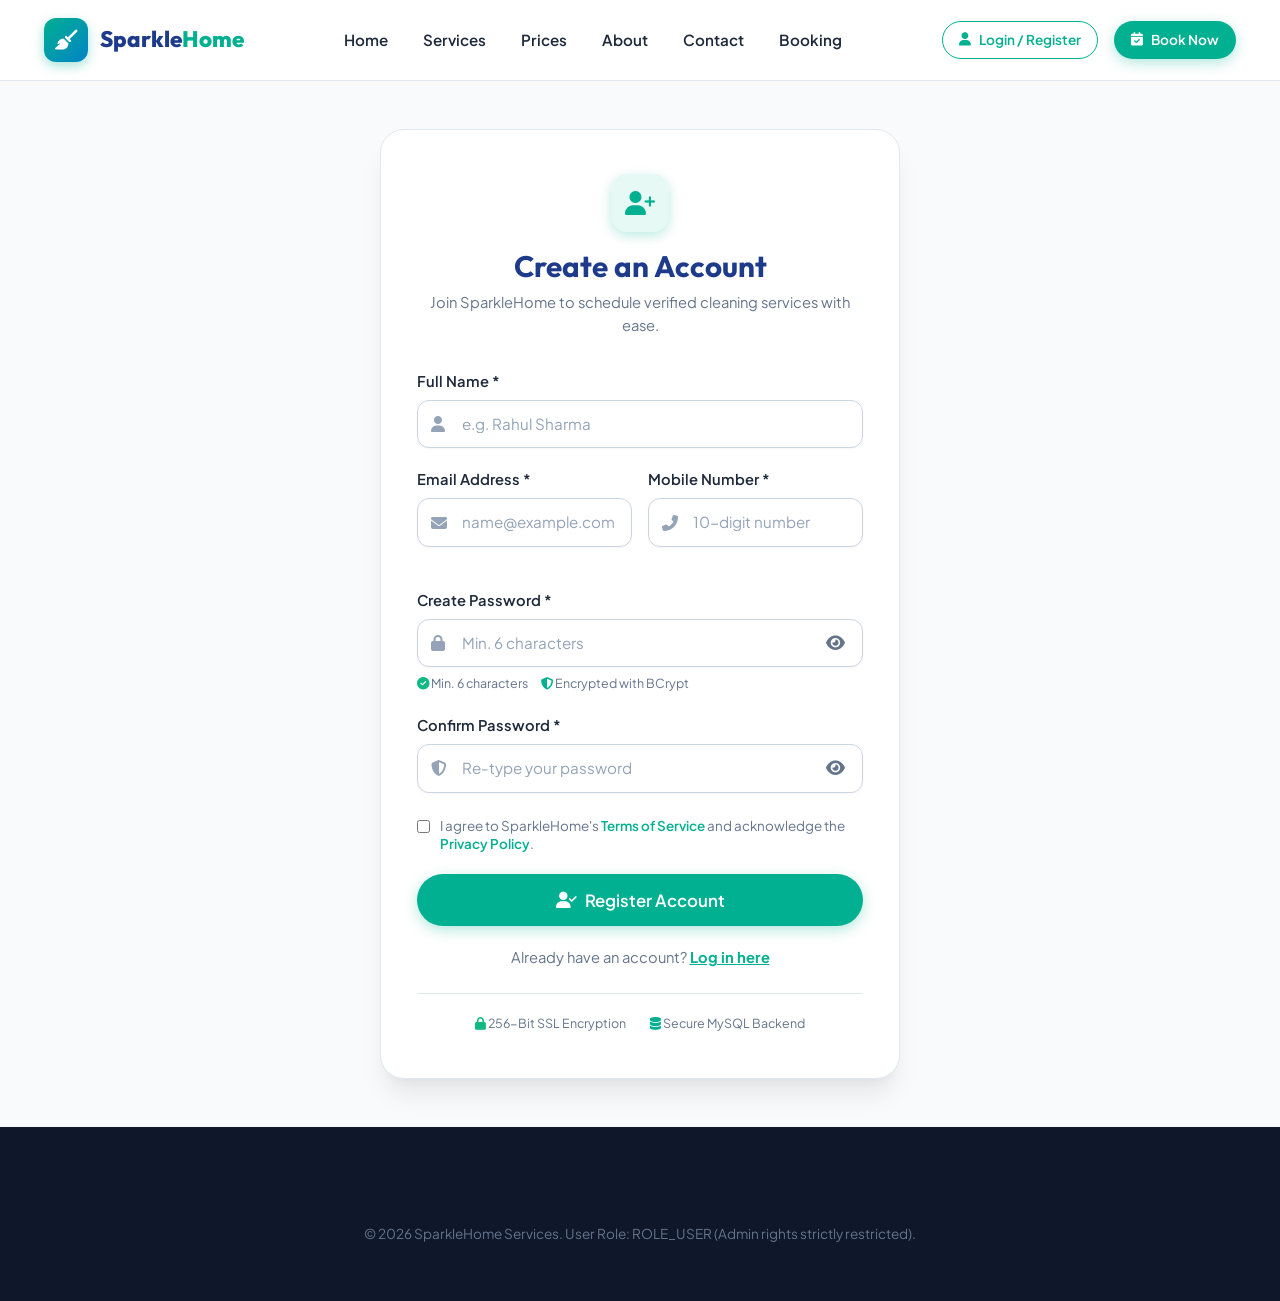
<file: Frontend/register.html>
<!DOCTYPE html>
<html lang="en">
<head>
  <meta charset="UTF-8">
  <meta name="viewport" content="width=device-width, initial-scale=1.0">
  <title>User Registration - SparkleHome Cleaning</title>
  <link rel="stylesheet" href="css/style.css">
  <!-- Font Awesome 6 Icons -->
  <link rel="stylesheet" href="https://cdnjs.cloudflare.com/ajax/libs/font-awesome/6.4.0/css/all.min.css">
  <!-- Google Fonts -->
  <link rel="preconnect" href="https://fonts.googleapis.com">
  <link rel="preconnect" href="https://fonts.gstatic.com" crossorigin>
  <link href="https://fonts.googleapis.com/css2?family=Outfit:wght@400;500;600;700;800&family=Plus+Jakarta+Sans:wght@300;400;500;600;700;800&display=swap" rel="stylesheet">
</head>
<body style="background: var(--bg-subtle);">

  <!-- Site Navigation Bar -->
  <header class="site-header">
    <div class="container">
      <nav class="navbar">
        <a href="index.html" class="brand-logo">
          <div class="logo-icon"><i class="fas fa-broom"></i></div>
          <div class="brand-text">Sparkle<span>Home</span></div>
        </a>

        <ul class="nav-menu" id="navMenu">
          <li><a href="index.html" class="nav-link">Home</a></li>
          <li><a href="services.html" class="nav-link">Services</a></li>
          <li><a href="prices.html" class="nav-link">Prices</a></li>
          <li><a href="about.html" class="nav-link">About</a></li>
          <li><a href="contact.html" class="nav-link">Contact</a></li>
          <li><a href="booking.html" class="nav-link">Booking</a></li>
        </ul>

        <div class="nav-actions" id="navAuthActions">
          <a href="login.html" class="btn btn-outline-primary btn-sm">
            <i class="fas fa-user"></i> Login
          </a>
        </div>

        <button class="mobile-toggle" id="mobileToggle" aria-label="Toggle Navigation">
          <i class="fas fa-bars"></i>
        </button>
      </nav>
    </div>
  </header>

  <main style="display: flex; align-items: center; justify-content: center; min-height: calc(100vh - 160px); padding: 3rem 1.5rem;">
    <div class="auth-card" style="width: 100%; max-width: 520px; background: #ffffff; border-radius: var(--radius-xl); padding: 2.75rem 2.25rem; box-shadow: var(--shadow-xl); border: 1px solid var(--border-color);">
      
      <!-- Auth Header -->
      <div style="text-align: center; margin-bottom: 2rem;">
        <div style="width: 58px; height: 58px; background: var(--primary-light); color: var(--primary); border-radius: 16px; display: flex; align-items: center; justify-content: center; font-size: 1.5rem; margin: 0 auto 1rem; box-shadow: 0 4px 12px rgba(0, 176, 144, 0.25);">
          <i class="fas fa-user-plus"></i>
        </div>
        <h1 style="font-size: 1.85rem; color: var(--secondary); margin-bottom: 0.35rem;">Create an Account</h1>
        <p style="font-size: 0.92rem; color: var(--text-muted);">
          Join SparkleHome to schedule verified cleaning services with ease.
        </p>
      </div>

      <!-- Registration Form -->
      <form id="userRegisterForm" novalidate>
        
        <!-- Full Name -->
        <div class="form-group" style="margin-bottom: 1.25rem;">
          <label for="regFullName" style="display: block; font-weight: 600; font-size: 0.92rem; margin-bottom: 0.4rem;">
            Full Name *
          </label>
          <div style="position: relative;">
            <i class="fas fa-user" style="position: absolute; left: 14px; top: 50%; transform: translateY(-50%); color: var(--text-light);"></i>
            <input type="text" id="regFullName" class="form-control" placeholder="e.g. Rahul Sharma" autocomplete="name" style="padding-left: 2.5rem;" required>
          </div>
        </div>

        <!-- Email & Mobile in 2 columns -->
        <div style="display: grid; grid-template-columns: 1fr 1fr; gap: 1rem; margin-bottom: 1.25rem;">
          <div class="form-group">
            <label for="regEmail" style="display: block; font-weight: 600; font-size: 0.92rem; margin-bottom: 0.4rem;">
              Email Address *
            </label>
            <div style="position: relative;">
              <i class="fas fa-envelope" style="position: absolute; left: 14px; top: 50%; transform: translateY(-50%); color: var(--text-light);"></i>
              <input type="email" id="regEmail" class="form-control" placeholder="name@example.com" autocomplete="email" style="padding-left: 2.5rem;" required>
            </div>
          </div>

          <div class="form-group">
            <label for="regMobile" style="display: block; font-weight: 600; font-size: 0.92rem; margin-bottom: 0.4rem;">
              Mobile Number *
            </label>
            <div style="position: relative;">
              <i class="fas fa-phone-alt" style="position: absolute; left: 14px; top: 50%; transform: translateY(-50%); color: var(--text-light);"></i>
              <input type="tel" id="regMobile" class="form-control" placeholder="10-digit number" maxlength="10" autocomplete="tel" pattern="[0-9]{10}" inputmode="numeric" title="Please enter a valid 10-digit mobile number" style="padding-left: 2.5rem;" required>
            </div>
          </div>
        </div>

        <!-- Password -->
        <div class="form-group" style="margin-bottom: 1.25rem;">
          <label for="regPassword" style="display: block; font-weight: 600; font-size: 0.92rem; margin-bottom: 0.4rem;">
            Create Password *
          </label>
          <div style="position: relative;">
            <i class="fas fa-lock" style="position: absolute; left: 14px; top: 50%; transform: translateY(-50%); color: var(--text-light);"></i>
            <input type="password" id="regPassword" class="form-control" placeholder="Min. 6 characters" autocomplete="new-password" minlength="6" style="padding-left: 2.5rem; padding-right: 2.5rem;" required>
            <button type="button" class="password-toggle-btn" data-target="regPassword" style="position: absolute; right: 12px; top: 50%; transform: translateY(-50%); background: none; border: none; color: var(--text-muted); cursor: pointer;" aria-label="Toggle password">
              <i class="fas fa-eye"></i>
            </button>
          </div>
          <!-- Password Requirement Helper -->
          <div style="font-size: 0.78rem; color: var(--text-muted); margin-top: 0.4rem; display: flex; gap: 0.8rem; flex-wrap: wrap;">
            <span><i class="fas fa-check-circle" style="color: #10b981;"></i> Min. 6 characters</span>
            <span><i class="fas fa-shield-alt" style="color: var(--primary);"></i> Encrypted with BCrypt</span>
          </div>
        </div>

        <!-- Confirm Password -->
        <div class="form-group" style="margin-bottom: 1.5rem;">
          <label for="regConfirmPassword" style="display: block; font-weight: 600; font-size: 0.92rem; margin-bottom: 0.4rem;">
            Confirm Password *
          </label>
          <div style="position: relative;">
            <i class="fas fa-shield-alt" style="position: absolute; left: 14px; top: 50%; transform: translateY(-50%); color: var(--text-light);"></i>
            <input type="password" id="regConfirmPassword" class="form-control" placeholder="Re-type your password" autocomplete="new-password" minlength="6" style="padding-left: 2.5rem; padding-right: 2.5rem;" required>
            <button type="button" class="password-toggle-btn" data-target="regConfirmPassword" style="position: absolute; right: 12px; top: 50%; transform: translateY(-50%); background: none; border: none; color: var(--text-muted); cursor: pointer;" aria-label="Toggle password">
              <i class="fas fa-eye"></i>
            </button>
          </div>
        </div>

        <!-- Live Form Status & Feedback Alert Region -->
        <div id="registerAlertRegion" role="status" aria-live="polite" style="display: none; padding: 0.75rem 1rem; border-radius: var(--radius-md); font-size: 0.88rem; margin-bottom: 1.25rem;"></div>

        <!-- Terms and Conditions Checkbox -->
        <div style="margin-bottom: 1.25rem; display: flex; align-items: flex-start; gap: 0.6rem;">
          <input type="checkbox" id="regTerms" required style="margin-top: 3px; accent-color: var(--primary); cursor: pointer;">
          <label for="regTerms" style="font-size: 0.84rem; color: var(--text-muted); cursor: pointer; line-height: 1.4;">
            I agree to SparkleHome's <a href="#" style="color: var(--primary); font-weight: 600;">Terms of Service</a> and acknowledge the <a href="#" style="color: var(--primary); font-weight: 600;">Privacy Policy</a>.
          </label>
        </div>

        <button type="submit" class="btn btn-primary btn-block btn-lg" style="margin-bottom: 1.25rem;">
          <i class="fas fa-user-check"></i> Register Account
        </button>

        <div style="text-align: center; font-size: 0.92rem; color: var(--text-muted);">
          Already have an account? <a href="login.html" style="color: var(--primary); font-weight: 700; text-decoration: underline;">Log in here</a>
        </div>

        <!-- Security Trust Badges -->
        <div style="margin-top: 1.5rem; padding-top: 1.25rem; border-top: 1px solid var(--border-color); display: flex; justify-content: center; gap: 1.5rem; color: var(--text-muted); font-size: 0.78rem;">
          <span><i class="fas fa-lock" style="color: #10b981;"></i> 256-Bit SSL Encryption</span>
          <span><i class="fas fa-database" style="color: var(--primary);"></i> Secure MySQL Backend</span>
        </div>
      </form>

    </div>
  </main>

  <footer class="site-footer">
    <div class="container" style="text-align: center; padding: 1.5rem 0;">
      <p style="color: var(--text-muted); font-size: 0.85rem;">
        &copy; 2026 SparkleHome Services. User Role: ROLE_USER (Admin rights strictly restricted).
      </p>
    </div>
  </footer>

  <script src="js/main.js"></script>
  <script src="js/auth.js"></script>
</body>
</html>
</file>
<file: Frontend/css/style.css>
/* ==========================================================================
   Home Service Booking - Modern Responsive Stylesheet
   Theme: Clean White, Medical/Eco Teal (#00b090) & Ocean Blue (#1e3a8a)
   ========================================================================== */

@import url('https://fonts.googleapis.com/css2?family=Plus+Jakarta+Sans:wght@300;400;500;600;700;800&family=Outfit:wght@400;500;600;700;800&display=swap');

:root {
  /* Brand Color Palette */
  --primary: #00b090;
  --primary-hover: #009378;
  --primary-light: #e6f9f5;
  --primary-glow: rgba(0, 176, 144, 0.2);

  --secondary: #1e3a8a;
  --secondary-hover: #172554;
  --secondary-light: #eff6ff;

  --accent-cyan: #06b6d4;
  --accent-yellow: #f59e0b;
  --accent-green: #10b981;
  --accent-red: #ef4444;

  /* Neutrals & Dark Tones */
  --bg-white: #ffffff;
  --bg-subtle: #f8fafc;
  --bg-card: #ffffff;
  --bg-dark: #0f172a;
  --bg-dark-surface: #1e293b;

  --text-main: #1e293b;
  --text-muted: #64748b;
  --text-light: #94a3b8;
  --text-white: #ffffff;

  --border-color: #e2e8f0;
  --border-focus: #00b090;

  /* Elevation & Shadows */
  --shadow-sm: 0 1px 2px 0 rgba(0, 0, 0, 0.05);
  --shadow-md: 0 4px 6px -1px rgba(0, 0, 0, 0.07), 0 2px 4px -2px rgba(0, 0, 0, 0.05);
  --shadow-lg: 0 10px 15px -3px rgba(0, 0, 0, 0.08), 0 4px 6px -4px rgba(0, 0, 0, 0.04);
  --shadow-xl: 0 20px 25px -5px rgba(0, 0, 0, 0.08), 0 8px 10px -6px rgba(0, 0, 0, 0.04);
  --shadow-teal: 0 10px 25px -5px rgba(0, 176, 144, 0.25);

  /* Radii */
  --radius-sm: 8px;
  --radius-md: 12px;
  --radius-lg: 18px;
  --radius-xl: 24px;
  --radius-pill: 9999px;

  /* Typography */
  --font-heading: 'Outfit', sans-serif;
  --font-body: 'Plus Jakarta Sans', sans-serif;

  /* Transitions */
  --transition: all 0.25s cubic-bezier(0.4, 0, 0.2, 1);
  --transition-slow: all 0.4s cubic-bezier(0.4, 0, 0.2, 1);
}

/* Base Reset */
*, *::before, *::after {
  box-sizing: border-box;
  margin: 0;
  padding: 0;
}

html {
  scroll-behavior: smooth;
  font-size: 16px;
}

body {
  font-family: var(--font-body);
  color: var(--text-main);
  background-color: var(--bg-white);
  line-height: 1.6;
  -webkit-font-smoothing: antialiased;
  min-height: 100vh;
  display: flex;
  flex-direction: column;
}

h1, h2, h3, h4, h5, h6 {
  font-family: var(--font-heading);
  color: var(--text-main);
  font-weight: 700;
  line-height: 1.25;
}

p {
  color: var(--text-muted);
}

a {
  text-decoration: none;
  color: inherit;
  transition: var(--transition);
}

img {
  max-width: 100%;
  height: auto;
  display: block;
}

ul {
  list-style: none;
}

button, input, select, textarea {
  font-family: inherit;
  font-size: inherit;
}

/* Container */
.container {
  width: 100%;
  max-width: 1240px;
  margin: 0 auto;
  padding: 0 1.5rem;
}

.container-narrow {
  max-width: 860px;
  margin: 0 auto;
  padding: 0 1.5rem;
}

/* ==========================================================================
   Header & Navigation
   ========================================================================== */
.site-header {
  position: sticky;
  top: 0;
  left: 0;
  right: 0;
  background: rgba(255, 255, 255, 0.95);
  backdrop-filter: blur(12px);
  -webkit-backdrop-filter: blur(12px);
  z-index: 1000;
  border-bottom: 1px solid var(--border-color);
  transition: var(--transition);
}

.site-header.scrolled {
  box-shadow: var(--shadow-sm);
  background: rgba(255, 255, 255, 0.98);
}

.navbar {
  display: flex;
  align-items: center;
  justify-content: space-between;
  height: 80px;
}

.brand-logo {
  display: flex;
  align-items: center;
  gap: 0.75rem;
  font-family: var(--font-heading);
  font-size: 1.4rem;
  font-weight: 800;
  color: var(--secondary);
}

.brand-logo .logo-icon {
  width: 44px;
  height: 44px;
  background: linear-gradient(135deg, var(--primary), #0284c7);
  border-radius: 12px;
  display: flex;
  align-items: center;
  justify-content: center;
  color: #fff;
  font-size: 1.25rem;
  box-shadow: 0 4px 12px rgba(0, 176, 144, 0.35);
}

.brand-logo .brand-text span {
  color: var(--primary);
}

.nav-menu {
  display: flex;
  align-items: center;
  gap: 1.8rem;
}

.nav-link {
  font-weight: 600;
  font-size: 0.95rem;
  color: var(--text-main);
  padding: 0.5rem 0.2rem;
  position: relative;
}

.nav-link:hover, .nav-link.active {
  color: var(--primary);
}

.nav-link.active::after {
  content: '';
  position: absolute;
  bottom: 0;
  left: 0;
  width: 100%;
  height: 3px;
  background: var(--primary);
  border-radius: var(--radius-pill);
}

.nav-actions {
  display: flex;
  align-items: center;
  gap: 1rem;
}

.user-badge {
  display: flex;
  align-items: center;
  gap: 0.6rem;
  padding: 0.4rem 0.9rem;
  background: var(--primary-light);
  border-radius: var(--radius-pill);
  font-size: 0.9rem;
  font-weight: 600;
  color: var(--primary);
}

.user-badge i {
  font-size: 1rem;
}

/* Mobile Toggle */
.mobile-toggle {
  display: none;
  background: transparent;
  border: none;
  font-size: 1.5rem;
  color: var(--text-main);
  cursor: pointer;
  padding: 0.5rem;
}

/* ==========================================================================
   Buttons & Badges
   ========================================================================== */
.btn {
  display: inline-flex;
  align-items: center;
  justify-content: center;
  gap: 0.5rem;
  padding: 0.75rem 1.6rem;
  font-weight: 600;
  font-size: 0.95rem;
  border-radius: var(--radius-pill);
  border: 1px solid transparent;
  cursor: pointer;
  transition: var(--transition);
  text-align: center;
  white-space: nowrap;
}

.btn-primary {
  background: var(--primary);
  color: var(--text-white);
  box-shadow: 0 4px 14px rgba(0, 176, 144, 0.3);
}

.btn-primary:hover {
  background: var(--primary-hover);
  transform: translateY(-2px);
  box-shadow: 0 6px 20px rgba(0, 176, 144, 0.4);
}

.btn-secondary {
  background: var(--secondary);
  color: var(--text-white);
}

.btn-secondary:hover {
  background: var(--secondary-hover);
  transform: translateY(-2px);
}

.btn-outline {
  background: transparent;
  border-color: var(--border-color);
  color: var(--text-main);
}

.btn-outline:hover {
  border-color: var(--primary);
  color: var(--primary);
  background: var(--primary-light);
}

.btn-outline-primary {
  background: transparent;
  border-color: var(--primary);
  color: var(--primary);
}

.btn-outline-primary:hover {
  background: var(--primary);
  color: #fff;
}

.btn-sm {
  padding: 0.45rem 1rem;
  font-size: 0.85rem;
}

.btn-lg {
  padding: 0.9rem 2.2rem;
  font-size: 1.05rem;
}

.btn-block {
  width: 100%;
}

.badge {
  display: inline-flex;
  align-items: center;
  gap: 0.4rem;
  padding: 0.35rem 0.9rem;
  border-radius: var(--radius-pill);
  font-size: 0.8rem;
  font-weight: 700;
  text-transform: uppercase;
  letter-spacing: 0.05em;
}

.badge-primary {
  background: var(--primary-light);
  color: var(--primary);
  border: 1px solid rgba(0, 176, 144, 0.2);
}

.badge-success {
  background: #dcfce7;
  color: #15803d;
}

.badge-warning {
  background: #fef3c7;
  color: #b45309;
}

.badge-danger {
  background: #fee2e2;
  color: #b91c1c;
}

/* Floating pill tags in hero */
.floating-pill {
  display: inline-flex;
  align-items: center;
  gap: 0.6rem;
  padding: 0.6rem 1.2rem;
  background: rgba(255, 255, 255, 0.95);
  backdrop-filter: blur(8px);
  border-radius: var(--radius-pill);
  box-shadow: var(--shadow-lg);
  font-size: 0.9rem;
  font-weight: 700;
  color: var(--text-main);
  border: 1px solid rgba(255, 255, 255, 0.8);
}

.floating-pill i {
  color: var(--primary);
  font-size: 1.1rem;
}

/* ==========================================================================
   Hero Section
   ========================================================================== */
.hero-section {
  position: relative;
  background: linear-gradient(180deg, #f0fdf9 0%, #ffffff 100%);
  padding: 4.5rem 0 5rem;
  overflow: hidden;
}

.hero-curved-bg {
  position: absolute;
  top: 0;
  right: 0;
  width: 50%;
  height: 100%;
  background: radial-gradient(circle at 70% 30%, rgba(0, 176, 144, 0.12) 0%, transparent 70%);
  pointer-events: none;
  z-index: 0;
}

.hero-grid {
  display: grid;
  grid-template-columns: 1.1fr 0.9fr;
  align-items: center;
  gap: 3.5rem;
  position: relative;
  z-index: 1;
}

.hero-content .hero-badge {
  margin-bottom: 1.25rem;
}

.hero-title {
  font-size: 3.4rem;
  font-weight: 800;
  line-height: 1.15;
  margin-bottom: 1.25rem;
  color: #0f172a;
}

.hero-title span {
  color: var(--primary);
  position: relative;
}

.hero-desc {
  font-size: 1.12rem;
  color: var(--text-muted);
  margin-bottom: 2rem;
  line-height: 1.7;
  max-width: 540px;
}

.hero-buttons {
  display: flex;
  align-items: center;
  gap: 1.2rem;
  margin-bottom: 2.5rem;
  flex-wrap: wrap;
}

/* Cleaner Team Preference Selector */
.team-selector-card {
  background: #ffffff;
  padding: 1.25rem 1.5rem;
  border-radius: var(--radius-lg);
  box-shadow: var(--shadow-md);
  border: 1px solid var(--border-color);
  max-width: 500px;
}

.team-selector-card h4 {
  font-size: 0.95rem;
  font-weight: 700;
  margin-bottom: 0.75rem;
  color: var(--text-main);
  display: flex;
  align-items: center;
  gap: 0.5rem;
}

.team-options {
  display: grid;
  grid-template-columns: 1fr 1fr;
  gap: 0.75rem;
}

.team-option-label {
  display: flex;
  align-items: center;
  gap: 0.75rem;
  padding: 0.75rem 1rem;
  border: 2px solid var(--border-color);
  border-radius: var(--radius-md);
  cursor: pointer;
  transition: var(--transition);
  font-weight: 600;
  font-size: 0.95rem;
  color: var(--text-main);
}

.team-option-label input[type="radio"] {
  accent-color: var(--primary);
  width: 18px;
  height: 18px;
}

.team-option-label:hover {
  border-color: var(--primary);
  background: var(--primary-light);
}

.team-option-label.selected {
  border-color: var(--primary);
  background: var(--primary-light);
  color: var(--primary);
}

.hero-image-wrapper {
  position: relative;
  display: flex;
  justify-content: center;
  align-items: center;
}

.hero-image-container {
  position: relative;
  width: 100%;
  max-width: 460px;
  border-radius: 36px;
  overflow: hidden;
  box-shadow: var(--shadow-xl);
  border: 8px solid #ffffff;
}

.hero-image-container img {
  width: 100%;
  height: 520px;
  object-fit: cover;
  transition: var(--transition-slow);
}

.hero-pill-1 {
  position: absolute;
  top: 10%;
  left: -20px;
  animation: floatSlow 4s ease-in-out infinite;
}

.hero-pill-2 {
  position: absolute;
  bottom: 12%;
  right: -20px;
  animation: floatSlow 5s ease-in-out infinite alternate;
}

@keyframes floatSlow {
  0% { transform: translateY(0px); }
  50% { transform: translateY(-8px); }
  100% { transform: translateY(0px); }
}

/* ==========================================================================
   Section Headers
   ========================================================================== */
.section {
  padding: 5rem 0;
}

.section-subtle {
  background-color: var(--bg-subtle);
}

.section-header {
  text-align: center;
  max-width: 680px;
  margin: 0 auto 3.5rem;
}

.section-header .section-tag {
  margin-bottom: 0.75rem;
}

.section-title {
  font-size: 2.35rem;
  margin-bottom: 1rem;
}

.section-desc {
  font-size: 1.05rem;
  color: var(--text-muted);
}

/* ==========================================================================
   Service Cards Grid
   ========================================================================== */
.services-grid {
  display: grid;
  grid-template-columns: repeat(auto-fill, minmax(320px, 1fr));
  gap: 2rem;
}

.service-card {
  background: var(--bg-card);
  border-radius: var(--radius-lg);
  overflow: hidden;
  border: 1px solid var(--border-color);
  box-shadow: var(--shadow-sm);
  transition: var(--transition);
  display: flex;
  flex-direction: column;
  position: relative;
  cursor: pointer;
}

.service-card:hover {
  transform: translateY(-6px);
  box-shadow: var(--shadow-xl);
  border-color: var(--primary);
}

.service-card.selected {
  border: 2px solid var(--primary);
  background: #f0fdf9;
}

.service-card.selected .select-indicator {
  background: var(--primary);
  color: #fff;
}

.service-img-wrapper {
  position: relative;
  height: 220px;
  overflow: hidden;
}

.service-img-wrapper img {
  width: 100%;
  height: 100%;
  object-fit: cover;
  transition: transform 0.5s ease;
}

.service-card:hover .service-img-wrapper img {
  transform: scale(1.05);
}

.select-indicator {
  position: absolute;
  top: 14px;
  right: 14px;
  width: 36px;
  height: 36px;
  background: rgba(255, 255, 255, 0.9);
  border-radius: var(--radius-pill);
  display: flex;
  align-items: center;
  justify-content: center;
  color: var(--text-muted);
  box-shadow: var(--shadow-md);
  transition: var(--transition);
}

.service-card-body {
  padding: 1.6rem;
  flex: 1;
  display: flex;
  flex-direction: column;
}

.service-card-title {
  font-size: 1.3rem;
  margin-bottom: 0.6rem;
  color: var(--text-main);
}

.service-card-desc {
  font-size: 0.92rem;
  line-height: 1.6;
  margin-bottom: 1.2rem;
  flex: 1;
}

.service-features-list {
  margin-bottom: 1.25rem;
}

.service-features-list li {
  display: flex;
  align-items: center;
  gap: 0.5rem;
  font-size: 0.88rem;
  color: var(--text-muted);
  margin-bottom: 0.4rem;
}

.service-features-list li i {
  color: var(--primary);
  font-size: 0.85rem;
}

.service-card-footer {
  display: flex;
  align-items: center;
  justify-content: space-between;
  padding-top: 1rem;
  border-top: 1px solid var(--border-color);
}

.service-price-tag {
  font-size: 1.4rem;
  font-weight: 800;
  color: var(--primary);
  font-family: var(--font-heading);
}

/* ==========================================================================
   Pricing Page Components
   ========================================================================== */
.pricing-grid {
  display: grid;
  grid-template-columns: repeat(auto-fill, minmax(320px, 1fr));
  gap: 2rem;
}

.pricing-card {
  background: var(--bg-card);
  border-radius: var(--radius-lg);
  border: 1px solid var(--border-color);
  padding: 2rem;
  display: flex;
  flex-direction: column;
  box-shadow: var(--shadow-sm);
  transition: var(--transition);
  position: relative;
}

.pricing-card:hover {
  transform: translateY(-6px);
  box-shadow: var(--shadow-xl);
  border-color: var(--primary);
}

.pricing-card.featured {
  border: 2px solid var(--primary);
  background: linear-gradient(180deg, #ffffff 0%, #f0fdf9 100%);
}

.pricing-card.featured::before {
  content: 'Most Popular';
  position: absolute;
  top: -14px;
  left: 50%;
  transform: translateX(-50%);
  background: var(--primary);
  color: #fff;
  font-size: 0.75rem;
  font-weight: 700;
  padding: 0.25rem 1rem;
  border-radius: var(--radius-pill);
  text-transform: uppercase;
  letter-spacing: 0.05em;
}

.pricing-img-thumb {
  height: 160px;
  border-radius: var(--radius-md);
  overflow: hidden;
  margin-bottom: 1.5rem;
}

.pricing-img-thumb img {
  width: 100%;
  height: 100%;
  object-fit: cover;
}

.pricing-card h3 {
  font-size: 1.35rem;
  margin-bottom: 0.5rem;
}

.pricing-card-price {
  margin: 1rem 0 1.5rem;
  display: flex;
  align-items: baseline;
  gap: 0.25rem;
}

.pricing-amount {
  font-size: 2.2rem;
  font-weight: 800;
  color: var(--primary);
  font-family: var(--font-heading);
}

.pricing-unit {
  font-size: 0.9rem;
  color: var(--text-muted);
}

/* Interactive Price Calculator Box */
.calculator-box {
  background: #ffffff;
  border-radius: var(--radius-xl);
  border: 1px solid var(--border-color);
  padding: 2.5rem;
  box-shadow: var(--shadow-lg);
  margin-top: 3.5rem;
}

.calc-grid {
  display: grid;
  grid-template-columns: 1.2fr 0.8fr;
  gap: 2.5rem;
  align-items: center;
}

/* Counter Control (+ / -) */
.room-counter-control {
  display: inline-flex;
  align-items: center;
  background: var(--bg-subtle);
  border: 1px solid var(--border-color);
  border-radius: var(--radius-pill);
  padding: 0.25rem;
}

.counter-btn {
  width: 38px;
  height: 38px;
  border-radius: var(--radius-pill);
  border: none;
  background: #fff;
  color: var(--text-main);
  font-weight: 700;
  font-size: 1.2rem;
  display: flex;
  align-items: center;
  justify-content: center;
  cursor: pointer;
  box-shadow: var(--shadow-sm);
  transition: var(--transition);
}

.counter-btn:hover {
  background: var(--primary);
  color: #fff;
}

.counter-val {
  min-width: 48px;
  text-align: center;
  font-weight: 700;
  font-size: 1.1rem;
}

/* ==========================================================================
   Section Padding & Global Utilities
   ========================================================================== */
.section-padding {
  padding: 5rem 0;
}

.bg-subtle {
  background-color: var(--bg-subtle);
}

/* ==========================================================================
   Alternating Grid & Why Choose Us Layout
   ========================================================================== */
.alternate-grid {
  display: grid;
  grid-template-columns: 1fr 1fr;
  align-items: center;
  gap: 4rem;
}

.alternate-grid.reverse {
  direction: ltr;
}

.why-us-grid {
  display: grid;
  grid-template-columns: 1.05fr 0.95fr;
  align-items: center;
  gap: 4rem;
}

/* Modern Image Showcase & Dual Cards (Zero Whitespace) */
.image-showcase-box {
  position: relative;
  width: 100%;
}

.image-showcase-main {
  position: relative;
  border-radius: var(--radius-xl);
  overflow: hidden;
  box-shadow: var(--shadow-xl);
  border: 4px solid #ffffff;
  background: #f1f5f9;
}

.image-showcase-main img {
  width: 100%;
  height: 420px;
  object-fit: cover;
  display: block;
  transition: transform 0.5s ease;
}

.image-showcase-main:hover img {
  transform: scale(1.03);
}

.image-floating-badge {
  position: absolute;
  background: rgba(255, 255, 255, 0.96);
  backdrop-filter: blur(10px);
  padding: 0.75rem 1.25rem;
  border-radius: var(--radius-pill);
  box-shadow: var(--shadow-lg);
  display: flex;
  align-items: center;
  gap: 0.65rem;
  font-weight: 700;
  font-size: 0.9rem;
  color: var(--secondary);
  border: 1px solid rgba(255, 255, 255, 0.85);
  z-index: 2;
}

.image-floating-badge.badge-top-left {
  top: 20px;
  left: 20px;
}

.image-floating-badge.badge-bottom-right {
  bottom: 24px;
  right: 20px;
}

.image-floating-badge.badge-bottom-left {
  bottom: 24px;
  left: 20px;
}

/* Dual Overlapping Image Composition */
.dual-image-card {
  position: relative;
  width: 100%;
  height: 440px;
}

.dual-image-card .main-img {
  position: absolute;
  top: 0;
  left: 0;
  width: 82%;
  height: 350px;
  object-fit: cover;
  border-radius: var(--radius-xl);
  box-shadow: var(--shadow-xl);
  border: 4px solid #ffffff;
  transition: transform 0.4s ease;
}

.dual-image-card .sub-img {
  position: absolute;
  bottom: 0;
  right: 0;
  width: 60%;
  height: 250px;
  object-fit: cover;
  border-radius: var(--radius-lg);
  box-shadow: 0 15px 35px rgba(0, 0, 0, 0.16);
  border: 5px solid #ffffff;
  transition: transform 0.4s ease;
}

.dual-image-card:hover .main-img {
  transform: translateY(-4px);
}

.dual-image-card:hover .sub-img {
  transform: translateY(-8px);
}

/* Why Choose Us Feature Items */
.why-features-list {
  display: flex;
  flex-direction: column;
  gap: 1.15rem;
}

.why-feature-item {
  display: flex;
  align-items: flex-start;
  gap: 1.15rem;
  padding: 1.1rem 1.35rem;
  background: #ffffff;
  border-radius: var(--radius-md);
  border: 1px solid var(--border-color);
  box-shadow: var(--shadow-sm);
  transition: var(--transition);
}

.why-feature-item:hover {
  border-color: var(--primary);
  transform: translateX(6px);
  box-shadow: var(--shadow-md);
}

.why-feature-icon {
  width: 48px;
  height: 48px;
  border-radius: 12px;
  background: var(--primary-light);
  color: var(--primary);
  display: flex;
  align-items: center;
  justify-content: center;
  font-size: 1.25rem;
  flex-shrink: 0;
}

.why-feature-item h4 {
  font-size: 1.05rem;
  margin-bottom: 0.25rem;
  color: var(--secondary);
}

.why-feature-item p {
  font-size: 0.88rem;
  line-height: 1.5;
  color: var(--text-muted);
  margin: 0;
}

/* ==========================================================================
   Why Choose Us & Features Section
   ========================================================================== */
.features-grid {
  display: grid;
  grid-template-columns: repeat(auto-fit, minmax(260px, 1fr));
  gap: 2rem;
}

.feature-box {
  background: #ffffff;
  padding: 2.2rem;
  border-radius: var(--radius-lg);
  border: 1px solid var(--border-color);
  box-shadow: var(--shadow-sm);
  transition: var(--transition);
  text-align: center;
}

.feature-box:hover {
  transform: translateY(-5px);
  box-shadow: var(--shadow-lg);
  border-color: var(--primary);
}

.feature-icon-wrapper {
  width: 68px;
  height: 68px;
  border-radius: 20px;
  background: var(--primary-light);
  color: var(--primary);
  display: flex;
  align-items: center;
  justify-content: center;
  font-size: 1.8rem;
  margin: 0 auto 1.5rem;
  transition: var(--transition);
}

.feature-box:hover .feature-icon-wrapper {
  background: var(--primary);
  color: #fff;
}

.feature-box h3 {
  font-size: 1.2rem;
  margin-bottom: 0.75rem;
}

/* Before / After Showcase */
.showcase-card {
  display: grid;
  grid-template-columns: 1fr 1fr;
  background: #fff;
  border-radius: var(--radius-xl);
  overflow: hidden;
  box-shadow: var(--shadow-lg);
  border: 1px solid var(--border-color);
}

.showcase-half {
  position: relative;
  height: 380px;
}

.showcase-half img {
  width: 100%;
  height: 100%;
  object-fit: cover;
}

.showcase-tag {
  position: absolute;
  top: 1.5rem;
  padding: 0.4rem 1rem;
  border-radius: var(--radius-pill);
  font-weight: 700;
  font-size: 0.85rem;
  letter-spacing: 0.05em;
  color: #fff;
}

.showcase-tag.before {
  left: 1.5rem;
  background: rgba(239, 68, 68, 0.9);
}

.showcase-tag.after {
  right: 1.5rem;
  background: rgba(0, 176, 144, 0.95);
}

/* ==========================================================================
   Testimonials
   ========================================================================== */
.testimonials-grid {
  display: grid;
  grid-template-columns: repeat(auto-fit, minmax(320px, 1fr));
  gap: 2rem;
}

.testimonial-card {
  background: #ffffff;
  padding: 2.2rem;
  border-radius: var(--radius-lg);
  border: 1px solid var(--border-color);
  box-shadow: var(--shadow-sm);
  display: flex;
  flex-direction: column;
  justify-content: space-between;
}

.testimonial-stars {
  color: var(--accent-yellow);
  font-size: 1.1rem;
  margin-bottom: 1rem;
}

.testimonial-quote {
  font-style: italic;
  font-size: 1rem;
  line-height: 1.7;
  color: var(--text-main);
  margin-bottom: 1.8rem;
}

.client-profile {
  display: flex;
  align-items: center;
  gap: 1rem;
}

.client-avatar {
  width: 50px;
  height: 50px;
  border-radius: var(--radius-pill);
  object-fit: cover;
}

.client-info h4 {
  font-size: 1rem;
  margin-bottom: 0.15rem;
}

.client-info p {
  font-size: 0.85rem;
}

/* ==========================================================================
   Booking Page & Multi-Step Wizard
   ========================================================================== */
.booking-layout,
.booking-layout-grid {
  display: grid;
  grid-template-columns: 1.35fr 0.65fr;
  gap: 2.5rem;
  align-items: start;
}

.booking-card,
.booking-section-card {
  background: #ffffff;
  border-radius: var(--radius-xl);
  border: 1px solid var(--border-color);
  padding: 2.2rem 2.4rem;
  box-shadow: var(--shadow-sm);
  margin-bottom: 2rem;
}

.booking-section-title,
.booking-step-title {
  display: flex;
  align-items: center;
  gap: 1rem;
  margin-bottom: 1.5rem;
  padding-bottom: 0.85rem;
  border-bottom: 2px solid var(--primary-light);
}

.booking-section-title span.step-num,
.booking-step-title span.step-num {
  width: 36px;
  height: 36px;
  border-radius: var(--radius-pill);
  background: var(--primary);
  color: #fff;
  font-size: 0.95rem;
  font-weight: 800;
  display: inline-flex;
  align-items: center;
  justify-content: center;
  flex-shrink: 0;
}

.booking-step-title h3 {
  font-size: 1.25rem;
  margin-bottom: 0.15rem;
  color: var(--secondary);
}

.booking-step-title p {
  font-size: 0.85rem;
  color: var(--text-muted);
  margin: 0;
}

/* Booking Team Selectors (Male / Female ONLY - Compact Side-by-Side) */
.team-select-grid,
.team-selection-grid {
  display: grid;
  grid-template-columns: 1fr 1fr;
  gap: 1.25rem;
  margin-bottom: 1.5rem;
}

.team-card,
.team-option-card {
  border: 2px solid var(--border-color);
  border-radius: var(--radius-lg);
  padding: 1.25rem 1.4rem;
  cursor: pointer;
  transition: var(--transition);
  display: flex;
  align-items: center;
  gap: 1.25rem;
  background: #ffffff;
  position: relative;
}

.team-card:hover,
.team-option-card:hover {
  border-color: var(--primary);
  background: #f8fafc;
  transform: translateY(-2px);
}

.team-card.selected,
.team-option-card.selected {
  border-color: var(--primary);
  background: var(--primary-light);
  box-shadow: 0 4px 15px rgba(0, 176, 144, 0.18);
}

.team-card-avatar,
.team-avatar-img {
  width: 64px;
  height: 64px;
  border-radius: 50%;
  overflow: hidden;
  flex-shrink: 0;
  border: 3px solid var(--primary);
  box-shadow: var(--shadow-sm);
  background: #f1f5f9;
}

.team-card-avatar img,
.team-avatar-img img {
  width: 100%;
  height: 100%;
  object-fit: cover;
  display: block;
}

.team-card-info,
.team-option-info {
  flex: 1;
}

.team-card-info h4,
.team-option-info h4 {
  font-size: 1.05rem;
  margin-bottom: 0.2rem;
  color: var(--secondary);
}

.team-card-info p,
.team-option-info p {
  font-size: 0.82rem;
  color: var(--text-muted);
  margin: 0;
  line-height: 1.4;
}

.team-check-badge {
  width: 28px;
  height: 28px;
  border-radius: 50%;
  background: #e2e8f0;
  color: #fff;
  display: flex;
  align-items: center;
  justify-content: center;
  font-size: 0.85rem;
  flex-shrink: 0;
  transition: var(--transition);
}

.team-card.selected .team-check-badge,
.team-option-card.selected .team-check-badge {
  background: var(--primary);
  color: #fff;
}

.room-selector-pills,
.rooms-grid {
  display: grid;
  grid-template-columns: repeat(auto-fit, minmax(130px, 1fr));
  gap: 0.75rem;
}

.time-slots-grid,
.slots-grid {
  display: grid;
  grid-template-columns: repeat(auto-fill, minmax(180px, 1fr));
  gap: 0.75rem;
}

.sticky-summary-card,
.summary-sticky-card {
  position: sticky;
  top: 100px;
  background: #ffffff;
  border-radius: var(--radius-xl);
  border: 1px solid var(--border-color);
  padding: 2.2rem;
  box-shadow: var(--shadow-lg);
}

/* Service Multi-Select Pills / Cards */
.booking-services-grid {
  display: grid;
  grid-template-columns: repeat(auto-fill, minmax(200px, 1fr));
  gap: 1rem;
  margin-bottom: 2rem;
}

.booking-service-item {
  border: 2px solid var(--border-color);
  border-radius: var(--radius-md);
  padding: 1rem;
  display: flex;
  align-items: center;
  gap: 0.75rem;
  cursor: pointer;
  transition: var(--transition);
  background: #fff;
}

.booking-service-item:hover {
  border-color: var(--primary);
}

.booking-service-item.selected {
  border-color: var(--primary);
  background: var(--primary-light);
}

.booking-service-item input[type="checkbox"] {
  accent-color: var(--primary);
  width: 18px;
  height: 18px;
}

.booking-service-label {
  font-weight: 600;
  font-size: 0.95rem;
  color: var(--text-main);
  display: flex;
  flex-direction: column;
}

.booking-service-label small {
  color: var(--primary);
  font-weight: 700;
}

/* Room Selection Radio Pills */
.rooms-grid {
  display: grid;
  grid-template-columns: repeat(auto-fit, minmax(130px, 1fr));
  gap: 0.75rem;
  margin-bottom: 1.5rem;
}

.room-radio-box {
  border: 2px solid var(--border-color);
  border-radius: var(--radius-md);
  padding: 0.85rem;
  text-align: center;
  cursor: pointer;
  transition: var(--transition);
  font-weight: 600;
  font-size: 0.92rem;
}

.room-radio-box:hover {
  border-color: var(--primary);
}

.room-radio-box.selected {
  border-color: var(--primary);
  background: var(--primary-light);
  color: var(--primary);
}

/* Counter for "All Rooms" */
.all-rooms-counter-wrapper {
  background: #f8fafc;
  border-radius: var(--radius-md);
  padding: 1.25rem 1.5rem;
  border: 1px dashed var(--border-color);
  margin-bottom: 2rem;
  display: flex;
  align-items: center;
  justify-content: space-between;
}

.counter-desc h5 {
  font-size: 1rem;
  margin-bottom: 0.2rem;
}

.counter-desc p {
  font-size: 0.85rem;
}

/* Date & Time Slot Grid */
.slots-grid {
  display: grid;
  grid-template-columns: repeat(auto-fill, minmax(140px, 1fr));
  gap: 0.75rem;
  margin-top: 0.75rem;
}

.slot-pill {
  border: 1px solid var(--border-color);
  padding: 0.65rem 0.5rem;
  text-align: center;
  border-radius: var(--radius-md);
  font-size: 0.88rem;
  font-weight: 600;
  cursor: pointer;
  transition: var(--transition);
  background: #fff;
}

.slot-pill:hover {
  border-color: var(--primary);
  background: var(--primary-light);
}

.slot-pill.selected {
  background: var(--primary);
  color: #fff;
  border-color: var(--primary);
}

/* Form Groups */
.form-grid {
  display: grid;
  grid-template-columns: 1fr 1fr;
  gap: 1.25rem;
}

.form-group {
  margin-bottom: 1.25rem;
  display: flex;
  flex-direction: column;
}

.form-group.full-width {
  grid-column: 1 / -1;
}

.form-label {
  font-size: 0.9rem;
  font-weight: 600;
  margin-bottom: 0.5rem;
  color: var(--text-main);
}

/* ==========================================================================
   Form Controls, Inputs & Modern Field Styling
   ========================================================================== */
.form-control,
.form-input,
.form-select,
.form-textarea,
input[type="text"],
input[type="email"],
input[type="password"],
input[type="tel"],
input[type="number"],
input[type="date"],
select,
textarea {
  width: 100% !important;
  display: block;
  font-family: var(--font-body) !important;
  font-size: 0.95rem !important;
  font-weight: 500 !important;
  line-height: 1.5;
  color: #1e293b !important;
  background-color: #ffffff !important;
  border: 1.5px solid #cbd5e1 !important;
  border-radius: 12px !important;
  padding: 0.75rem 1rem !important;
  transition: all 0.2s ease-in-out;
  outline: none;
  box-shadow: 0 1px 2px rgba(0, 0, 0, 0.04);
  box-sizing: border-box !important;
}

/* When input has icon on the left (e.g. style="padding-left: 2.5rem;") */
.form-control[style*="padding-left"],
input[style*="padding-left"] {
  padding-left: 2.75rem !important;
}

/* When input has password toggle on the right */
.form-control[style*="padding-right"],
input[style*="padding-right"] {
  padding-right: 2.75rem !important;
}

.form-control::placeholder,
input::placeholder,
textarea::placeholder {
  color: #94a3b8 !important;
  font-weight: 400 !important;
  opacity: 1;
}

/* Focus States */
.form-control:focus,
.form-input:focus,
.form-select:focus,
.form-textarea:focus,
input[type="text"]:focus,
input[type="email"]:focus,
input[type="password"]:focus,
input[type="tel"]:focus,
input[type="number"]:focus,
input[type="date"]:focus,
select:focus,
textarea:focus {
  border-color: var(--primary) !important;
  background-color: #ffffff !important;
  box-shadow: 0 0 0 3.5px var(--primary-glow) !important;
  outline: none;
}

/* Form Group & Labels */
.form-group {
  margin-bottom: 1.35rem;
  position: relative;
  width: 100%;
}

.form-group label {
  display: block;
  font-family: var(--font-body);
  font-size: 0.92rem;
  font-weight: 600;
  color: #1e293b;
  margin-bottom: 0.45rem;
}

.form-grid-2 {
  display: grid;
  grid-template-columns: 1fr 1fr;
  gap: 1.25rem;
  width: 100%;
}

@media (max-width: 640px) {
  .form-grid-2 {
    grid-template-columns: 1fr;
    gap: 1rem;
  }
}

/* Password Toggle Button */
.password-toggle-btn {
  position: absolute;
  right: 14px;
  top: 50%;
  transform: translateY(-50%);
  background: none;
  border: none;
  color: #94a3b8;
  cursor: pointer;
  font-size: 1.05rem;
  padding: 4px 6px;
  display: flex;
  align-items: center;
  justify-content: center;
  transition: color 0.2s ease;
  z-index: 5;
}

.password-toggle-btn:hover {
  color: var(--primary);
}

/* Dark Theme Inputs for Admin Portal */
body[style*="background: #0f172a"] .form-control,
body[style*="background: #0f172a"] input,
#adminLoginForm .form-control,
#adminLoginForm input {
  background-color: #0f172a !important;
  border-color: #334155 !important;
  color: #ffffff !important;
  box-shadow: 0 1px 3px rgba(0, 0, 0, 0.3) !important;
}

#adminLoginForm .form-control:focus,
#adminLoginForm input:focus {
  border-color: #ef4444 !important;
  box-shadow: 0 0 0 3px rgba(239, 68, 68, 0.25) !important;
}

#adminLoginForm .form-group label {
  color: #f1f5f9 !important;
}

/* Date input custom styling */
input[type="date"].form-control {
  cursor: pointer;
}

textarea.form-control {
  resize: vertical;
  min-height: 90px;
}

/* Sticky Price Summary Box */
.summary-sticky-card {
  position: sticky;
  top: 100px;
  background: #ffffff;
  border-radius: var(--radius-xl);
  border: 1px solid var(--border-color);
  padding: 2rem;
  box-shadow: var(--shadow-lg);
}

.summary-header {
  padding-bottom: 1rem;
  border-bottom: 1px solid var(--border-color);
  margin-bottom: 1.25rem;
}

.summary-header h3 {
  font-size: 1.3rem;
}

.summary-row {
  display: flex;
  justify-content: space-between;
  align-items: center;
  margin-bottom: 0.85rem;
  font-size: 0.95rem;
}

.summary-row.total-row {
  margin-top: 1.25rem;
  padding-top: 1.25rem;
  border-top: 2px dashed var(--border-color);
  font-size: 1.25rem;
  font-weight: 800;
  color: var(--secondary);
}

.summary-row.total-row .total-price {
  color: var(--primary);
  font-size: 1.6rem;
}

.summary-service-chips {
  display: flex;
  flex-wrap: wrap;
  gap: 0.4rem;
  margin: 0.5rem 0 1rem;
}

.service-mini-chip {
  background: var(--primary-light);
  color: var(--primary);
  padding: 0.25rem 0.6rem;
  border-radius: var(--radius-pill);
  font-size: 0.8rem;
  font-weight: 600;
}

/* ==========================================================================
   Confirmation Page
   ========================================================================== */
.confirmation-card {
  background: #ffffff;
  border-radius: var(--radius-xl);
  border: 1px solid var(--border-color);
  padding: 3rem 2.5rem;
  box-shadow: var(--shadow-xl);
  text-align: center;
  max-width: 760px;
  margin: 2rem auto;
}

.success-badge-icon {
  width: 90px;
  height: 90px;
  border-radius: var(--radius-pill);
  background: #dcfce7;
  color: #10b981;
  display: flex;
  align-items: center;
  justify-content: center;
  font-size: 2.8rem;
  margin: 0 auto 1.5rem;
  box-shadow: 0 10px 20px rgba(16, 185, 129, 0.2);
  animation: popIn 0.5s cubic-bezier(0.175, 0.885, 0.32, 1.275);
}

@keyframes popIn {
  0% { transform: scale(0.5); opacity: 0; }
  100% { transform: scale(1); opacity: 1; }
}

.booking-id-tag {
  display: inline-block;
  background: var(--primary-light);
  color: var(--primary);
  padding: 0.45rem 1.4rem;
  border-radius: var(--radius-pill);
  font-weight: 800;
  font-size: 1.1rem;
  letter-spacing: 0.05em;
  margin: 1rem 0 2rem;
  border: 1px dashed var(--primary);
}

.receipt-table {
  width: 100%;
  border-collapse: collapse;
  text-align: left;
  margin: 1.5rem 0 2.5rem;
  background: #f8fafc;
  border-radius: var(--radius-lg);
  overflow: hidden;
  border: 1px solid var(--border-color);
}

.receipt-table th, .receipt-table td {
  padding: 1rem 1.25rem;
  border-bottom: 1px solid var(--border-color);
}

.receipt-table th {
  background: #f1f5f9;
  font-weight: 700;
  color: var(--text-main);
}

.receipt-table td {
  color: var(--text-main);
  font-weight: 600;
}

/* ==========================================================================
   Auth Pages (Login & Register)
   ========================================================================== */
.auth-wrapper {
  min-height: calc(100vh - 160px);
  display: flex;
  align-items: center;
  justify-content: center;
  padding: 3rem 1.5rem;
  background: linear-gradient(180deg, #f0fdf9 0%, #ffffff 100%);
}

.auth-card {
  width: 100%;
  max-width: 460px;
  background: #ffffff;
  border-radius: var(--radius-xl);
  border: 1px solid var(--border-color);
  padding: 2.8rem 2.2rem;
  box-shadow: var(--shadow-xl);
}

.auth-card-header {
  text-align: center;
  margin-bottom: 2rem;
}

.auth-card-header h2 {
  font-size: 1.85rem;
  margin-bottom: 0.5rem;
}

.auth-footer {
  text-align: center;
  margin-top: 1.8rem;
  font-size: 0.95rem;
  color: var(--text-muted);
}

.auth-footer a {
  color: var(--primary);
  font-weight: 700;
}

.auth-footer a:hover {
  text-decoration: underline;
}

/* Demo Credentials Hint Box */
.demo-hint-box {
  background: #f8fafc;
  border: 1px solid #e2e8f0;
  border-radius: var(--radius-md);
  padding: 0.85rem 1rem;
  margin-top: 1.25rem;
  font-size: 0.85rem;
  color: var(--text-muted);
}

.demo-hint-box strong {
  color: var(--text-main);
}

/* ==========================================================================
   Admin Panel & Dashboard
   ========================================================================== */
.admin-badge {
  background: #fee2e2;
  color: #b91c1c;
  border: 1px solid #fca5a5;
  padding: 0.2rem 0.6rem;
  border-radius: var(--radius-pill);
  font-size: 0.75rem;
  font-weight: 800;
  text-transform: uppercase;
}

.admin-layout {
  display: grid;
  grid-template-columns: 260px 1fr;
  min-height: calc(100vh - 80px);
}

.admin-sidebar {
  background: var(--bg-dark);
  color: #fff;
  padding: 2rem 1.25rem;
  display: flex;
  flex-direction: column;
}

.admin-sidebar-header {
  padding-bottom: 1.5rem;
  border-bottom: 1px solid #334155;
  margin-bottom: 1.5rem;
}

.admin-sidebar-menu {
  display: flex;
  flex-direction: column;
  gap: 0.5rem;
  flex: 1;
}

.admin-nav-item {
  display: flex;
  align-items: center;
  gap: 0.85rem;
  padding: 0.85rem 1rem;
  color: #94a3b8;
  border-radius: var(--radius-md);
  font-weight: 600;
  font-size: 0.95rem;
  cursor: pointer;
  transition: var(--transition);
}

.admin-nav-item:hover, .admin-nav-item.active {
  background: var(--bg-dark-surface);
  color: #fff;
}

.admin-nav-item.active {
  background: var(--primary);
  color: #fff;
}

.admin-main {
  background: #f8fafc;
  padding: 2.5rem;
  overflow-y: auto;
}

.admin-topbar {
  display: flex;
  justify-content: space-between;
  align-items: center;
  margin-bottom: 2rem;
}

/* Stats Cards */
.admin-stats-grid {
  display: grid;
  grid-template-columns: repeat(auto-fit, minmax(200px, 1fr));
  gap: 1.5rem;
  margin-bottom: 2.5rem;
}

.stat-card {
  background: #ffffff;
  padding: 1.6rem;
  border-radius: var(--radius-lg);
  border: 1px solid var(--border-color);
  box-shadow: var(--shadow-sm);
  display: flex;
  align-items: center;
  justify-content: space-between;
}

.stat-info h5 {
  font-size: 0.88rem;
  color: var(--text-muted);
  text-transform: uppercase;
  letter-spacing: 0.05em;
  margin-bottom: 0.4rem;
}

.stat-info .stat-number {
  font-size: 2rem;
  font-weight: 800;
  color: var(--text-main);
  font-family: var(--font-heading);
}

.stat-icon {
  width: 52px;
  height: 52px;
  border-radius: 14px;
  display: flex;
  align-items: center;
  justify-content: center;
  font-size: 1.5rem;
}

.stat-icon.total { background: #eff6ff; color: #2563eb; }
.stat-icon.pending { background: #fef3c7; color: #d97706; }
.stat-icon.confirmed { background: #dcfce7; color: #15803d; }
.stat-icon.completed { background: #f3e8ff; color: #9333ea; }
.stat-icon.cancelled { background: #fee2e2; color: #dc2626; }

/* Admin Data Tables */
.admin-table-card {
  background: #ffffff;
  border-radius: var(--radius-xl);
  border: 1px solid var(--border-color);
  box-shadow: var(--shadow-sm);
  overflow: hidden;
  margin-bottom: 2rem;
}

.admin-table-header {
  padding: 1.5rem 1.8rem;
  display: flex;
  justify-content: space-between;
  align-items: center;
  border-bottom: 1px solid var(--border-color);
  flex-wrap: wrap;
  gap: 1rem;
}

.table-search-input {
  padding: 0.6rem 1rem;
  border: 1px solid var(--border-color);
  border-radius: var(--radius-pill);
  font-size: 0.9rem;
  min-width: 250px;
}

.admin-table-responsive {
  width: 100%;
  overflow-x: auto;
}

.admin-table {
  width: 100%;
  border-collapse: collapse;
  text-align: left;
}

.admin-table th {
  background: #f8fafc;
  padding: 1rem 1.25rem;
  font-weight: 700;
  font-size: 0.85rem;
  text-transform: uppercase;
  letter-spacing: 0.05em;
  color: var(--text-muted);
  border-bottom: 1px solid var(--border-color);
}

.admin-table td {
  padding: 1.1rem 1.25rem;
  border-bottom: 1px solid var(--border-color);
  font-size: 0.92rem;
  vertical-align: middle;
}

.admin-table tr:hover {
  background: #f8fafc;
}

/* Status dropdown selector */
.status-select {
  min-width: 135px !important;
  display: inline-block !important;
  padding: 0.45rem 0.85rem !important;
  border-radius: var(--radius-pill) !important;
  font-size: 0.88rem !important;
  font-weight: 700 !important;
  border: 1.5px solid var(--border-color);
  background: #ffffff;
  color: #1e293b;
  cursor: pointer;
  text-align: left;
}

/* ==========================================================================
   Modals & Notifications Toast
   ========================================================================== */
.modal-overlay {
  position: fixed;
  top: 0;
  left: 0;
  right: 0;
  bottom: 0;
  background: rgba(15, 23, 42, 0.6);
  backdrop-filter: blur(4px);
  display: flex;
  align-items: center;
  justify-content: center;
  z-index: 2000;
  opacity: 0;
  visibility: hidden;
  transition: var(--transition);
  padding: 1.5rem;
}

.modal-overlay.active {
  opacity: 1;
  visibility: visible;
}

.modal-box {
  background: #ffffff;
  border-radius: var(--radius-xl);
  max-width: 580px;
  width: 100%;
  max-height: 90vh;
  overflow-y: auto;
  box-shadow: var(--shadow-xl);
  transform: scale(0.95);
  transition: var(--transition);
}

.modal-overlay.active .modal-box {
  transform: scale(1);
}

.modal-header {
  padding: 1.5rem 1.8rem;
  border-bottom: 1px solid var(--border-color);
  display: flex;
  align-items: center;
  justify-content: space-between;
}

.modal-body {
  padding: 1.8rem;
}

.modal-footer {
  padding: 1.25rem 1.8rem;
  border-top: 1px solid var(--border-color);
  display: flex;
  justify-content: flex-end;
  gap: 0.8rem;
}

.close-btn {
  background: transparent;
  border: none;
  font-size: 1.25rem;
  cursor: pointer;
  color: var(--text-muted);
}

.close-btn:hover {
  color: var(--text-main);
}

/* Toast Notification */
.toast-container {
  position: fixed;
  bottom: 2rem;
  right: 2rem;
  z-index: 9999;
  display: flex;
  flex-direction: column;
  gap: 0.75rem;
}

.toast {
  background: #ffffff !important;
  color: #0f172a !important;
  border-radius: var(--radius-md);
  padding: 1rem 1.4rem;
  box-shadow: 0 20px 25px -5px rgba(0, 0, 0, 0.25), 0 8px 10px -6px rgba(0, 0, 0, 0.25);
  border-left: 4px solid var(--primary);
  display: flex;
  align-items: center;
  gap: 0.85rem;
  min-width: 300px;
  max-width: 450px;
  animation: slideInRight 0.3s ease;
}

.toast * {
  color: #0f172a !important;
}

.toast i {
  color: inherit !important;
}

@keyframes slideInRight {
  from { transform: translateX(100%); opacity: 0; }
  to { transform: translateX(0); opacity: 1; }
}

.toast.toast-error {
  border-left-color: #ef4444 !important;
}

.toast.toast-error i {
  color: #ef4444 !important;
}

.toast.toast-warning {
  border-left-color: #f59e0b !important;
}

.toast.toast-warning i {
  color: #f59e0b !important;
}

.toast.toast-success {
  border-left-color: #10b981 !important;
}

.toast.toast-success i {
  color: #10b981 !important;
}

.toast.toast-info {
  border-left-color: #0284c7 !important;
}

.toast.toast-info i {
  color: #0284c7 !important;
}

/* ==========================================================================
   Footer
   ========================================================================== */
.site-footer {
  background: #0f172a;
  color: #94a3b8;
  padding: 4.5rem 0 2rem;
  margin-top: auto;
}

.footer-grid {
  display: grid;
  grid-template-columns: 1.5fr repeat(3, 1fr);
  gap: 3rem;
  margin-bottom: 3.5rem;
}

.footer-brand .brand-logo {
  color: #fff;
  margin-bottom: 1.25rem;
}

.footer-desc {
  font-size: 0.95rem;
  line-height: 1.7;
  margin-bottom: 1.5rem;
}

.social-links {
  display: flex;
  gap: 0.8rem;
}

.social-btn {
  width: 38px;
  height: 38px;
  border-radius: var(--radius-pill);
  background: #1e293b;
  color: #fff;
  display: flex;
  align-items: center;
  justify-content: center;
  transition: var(--transition);
}

.social-btn:hover {
  background: var(--primary);
  transform: translateY(-2px);
}

.footer-col h4 {
  color: #fff;
  font-size: 1.1rem;
  margin-bottom: 1.4rem;
}

.footer-links li {
  margin-bottom: 0.8rem;
}

.footer-links a {
  color: #94a3b8;
  font-size: 0.95rem;
}

.footer-links a:hover {
  color: var(--primary);
  padding-left: 4px;
}

.footer-bottom {
  padding-top: 2rem;
  border-top: 1px solid #1e293b;
  display: flex;
  justify-content: space-between;
  align-items: center;
  font-size: 0.9rem;
}

/* ==========================================================================
   Print / PDF Styles
   ========================================================================== */
@media print {
  body {
    background: #fff !important;
    color: #000 !important;
  }
  .site-header, .site-footer, .btn, .no-print {
    display: none !important;
  }
  .confirmation-card {
    box-shadow: none !important;
    border: 1px solid #ccc !important;
    margin: 0 !important;
    padding: 1cm !important;
    max-width: 100% !important;
  }
}

/* ==========================================================================
   Responsive Breakpoints
   ========================================================================== */
@media (max-width: 1024px) {
  .alternate-grid,
  .why-us-grid {
    grid-template-columns: 1fr;
    gap: 3rem;
  }
  .dual-image-card {
    height: 380px;
  }
  .dual-image-card .main-img {
    width: 100%;
    height: 340px;
  }
  .dual-image-card .sub-img {
    display: none;
  }
  .hero-grid {
    grid-template-columns: 1fr;
    text-align: center;
    gap: 3rem;
  }
  .hero-desc {
    margin-left: auto;
    margin-right: auto;
  }
  .hero-buttons {
    justify-content: center;
  }
  .team-selector-card {
    margin: 0 auto;
  }
  .booking-layout {
    grid-template-columns: 1fr;
  }
  .summary-sticky-card {
    position: static;
  }
  .admin-layout {
    grid-template-columns: 1fr;
  }
  .admin-sidebar {
    display: none;
  }
}

@media (max-width: 768px) {
  .navbar {
    height: 70px;
  }
  .nav-menu {
    position: fixed;
    top: 70px;
    left: 0;
    right: 0;
    background: #ffffff;
    flex-direction: column;
    padding: 2rem;
    gap: 1.25rem;
    box-shadow: var(--shadow-lg);
    border-bottom: 1px solid var(--border-color);
    transform: translateY(-150%);
    transition: var(--transition);
    z-index: 999;
  }
  .nav-menu.open {
    transform: translateY(0);
  }
  .mobile-toggle {
    display: block;
  }
  .hero-title {
    font-size: 2.3rem;
  }
  .section-title {
    font-size: 1.85rem;
  }
  .calc-grid {
    grid-template-columns: 1fr;
  }
  .showcase-card {
    grid-template-columns: 1fr;
  }
  .showcase-half {
    height: 250px;
  }
  .form-grid {
    grid-template-columns: 1fr;
  }
  .footer-grid {
    grid-template-columns: 1fr;
    gap: 2rem;
  }
  .footer-bottom {
    flex-direction: column;
    gap: 1rem;
    text-align: center;
  }
  .hero-image-container img {
    height: 380px;
  }
}
</file>
